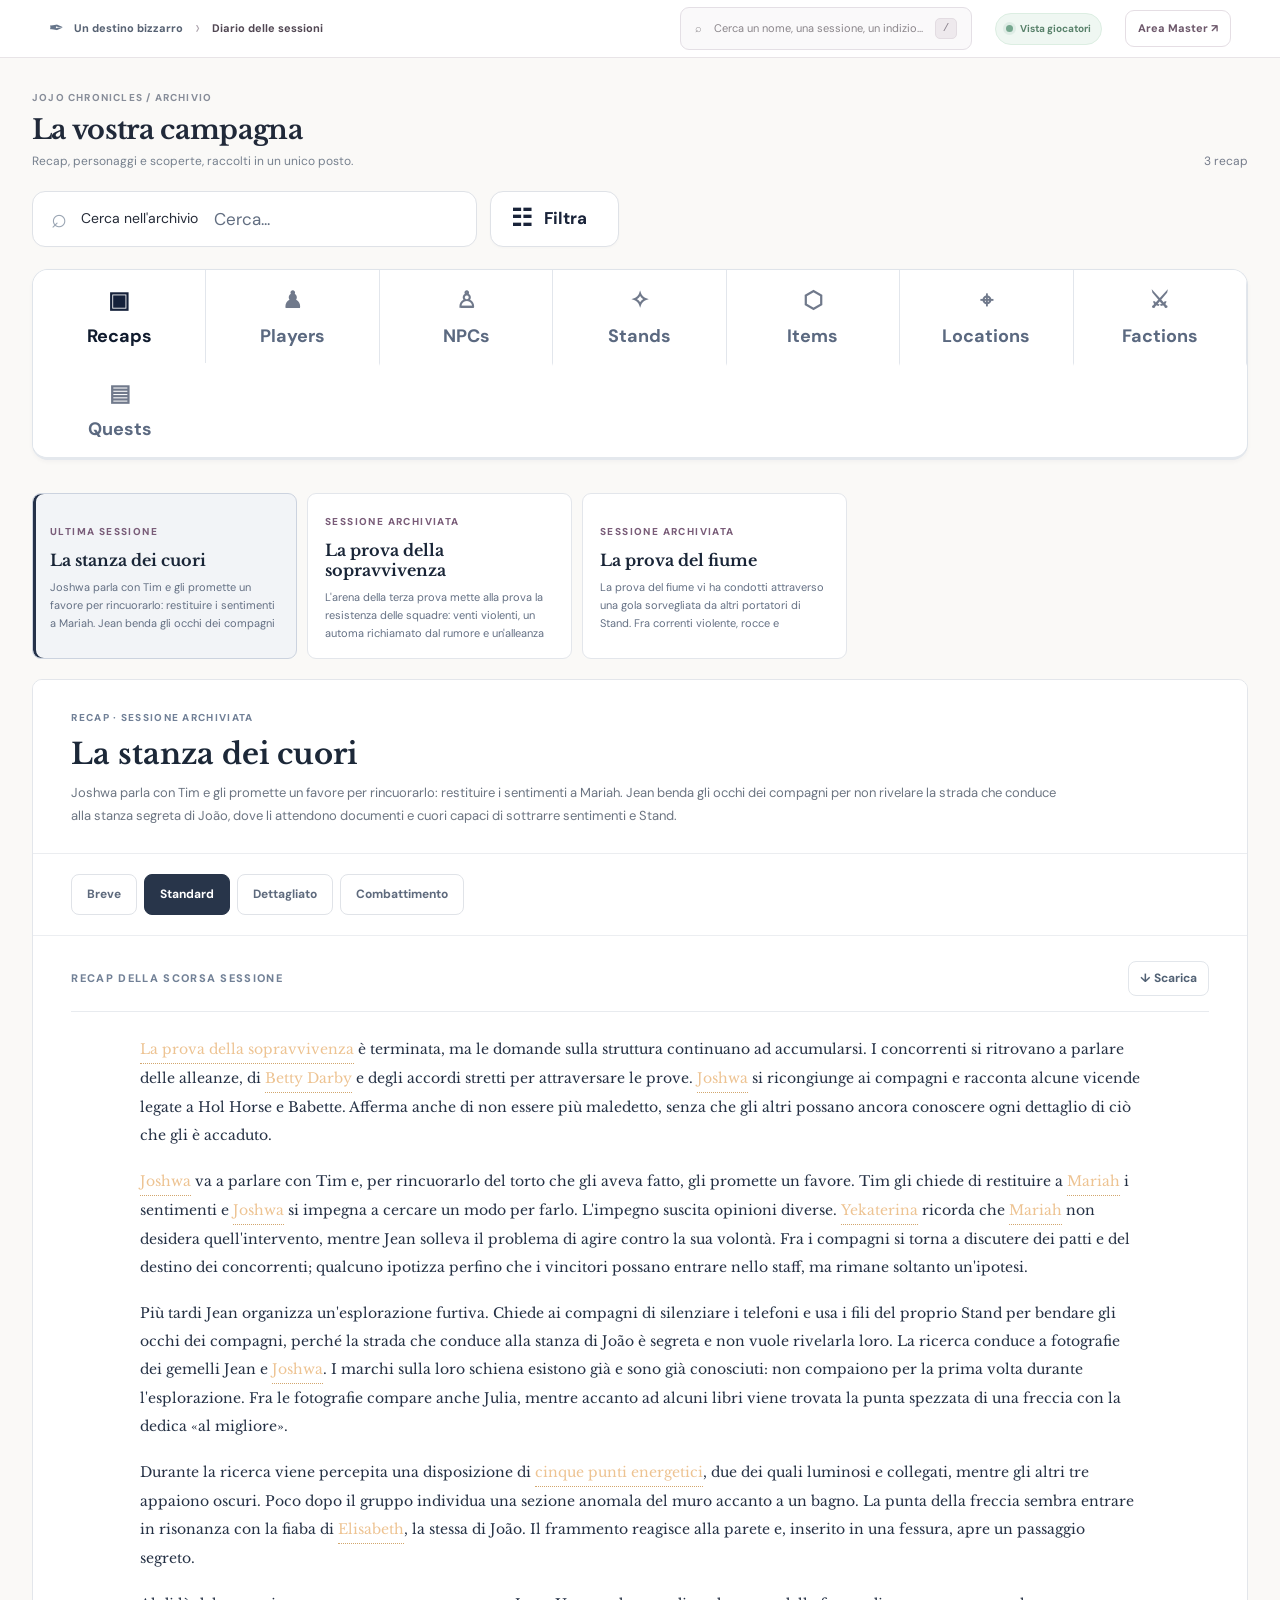
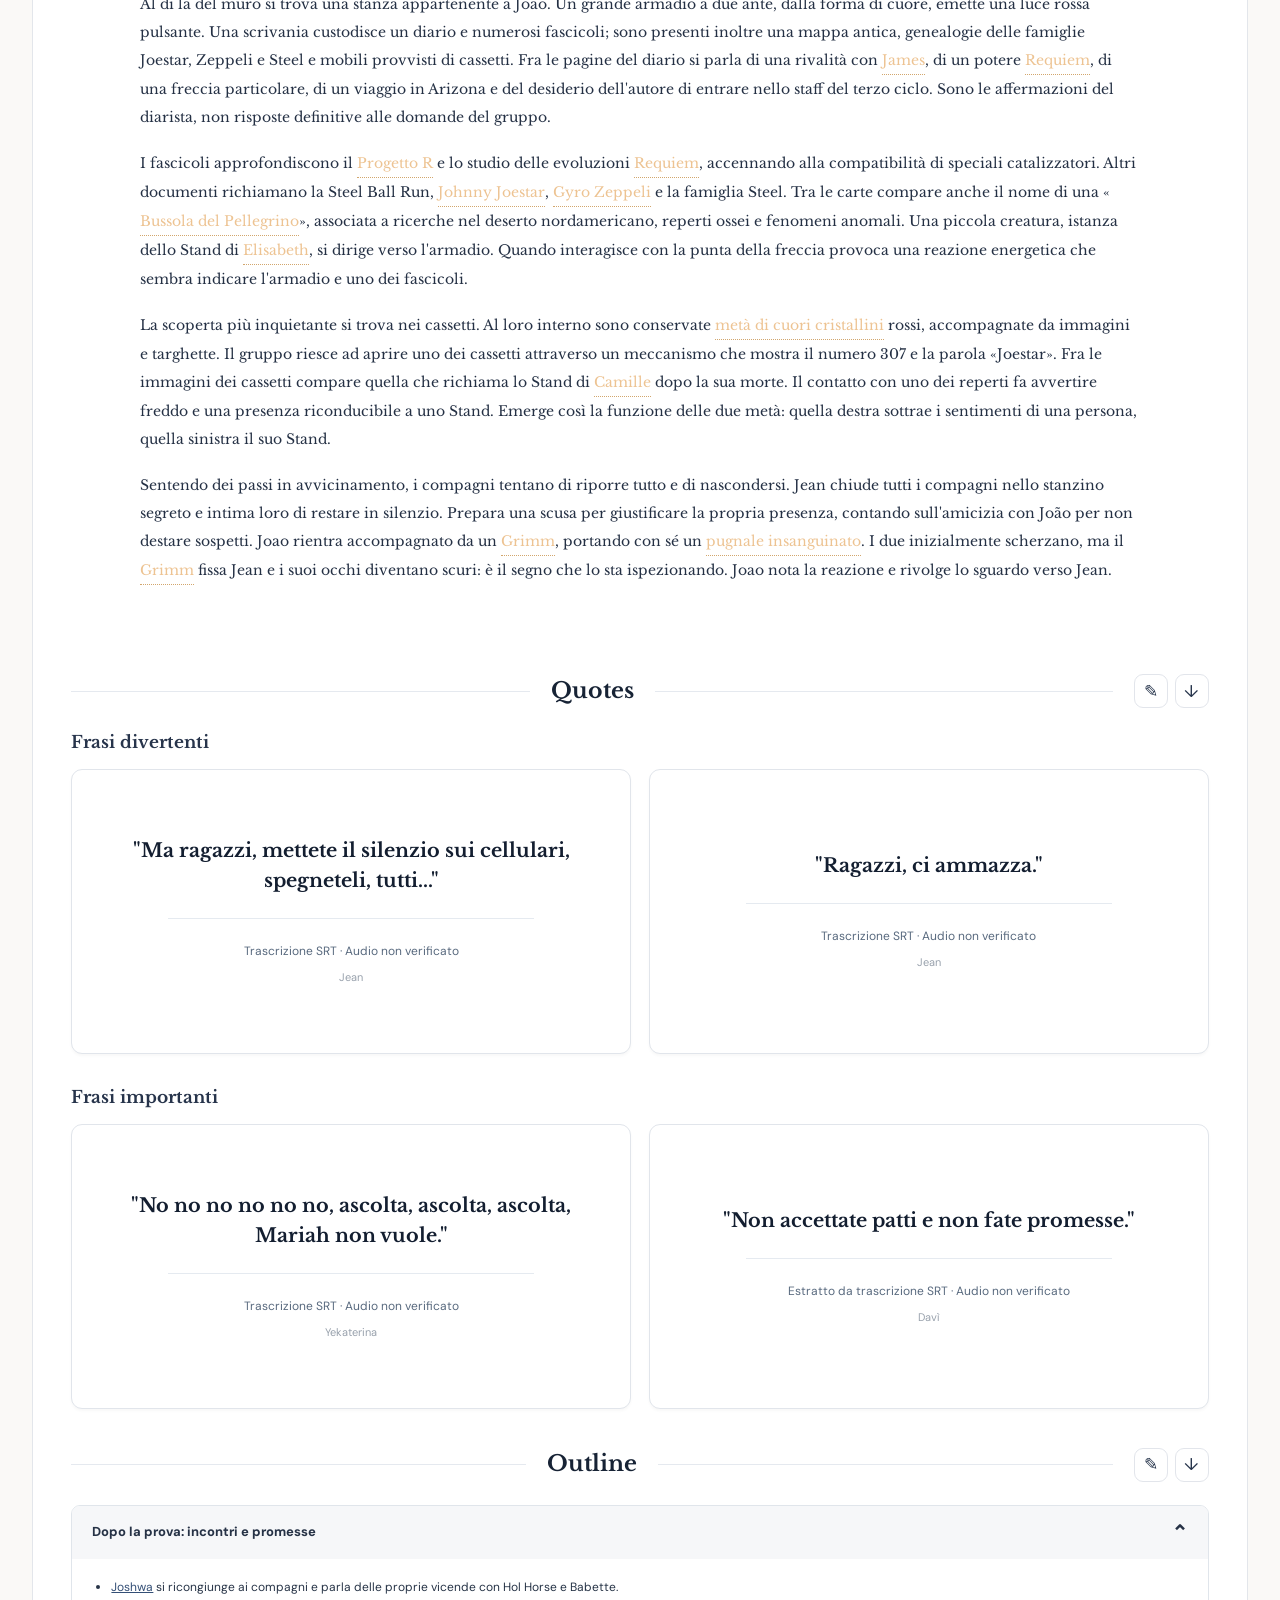
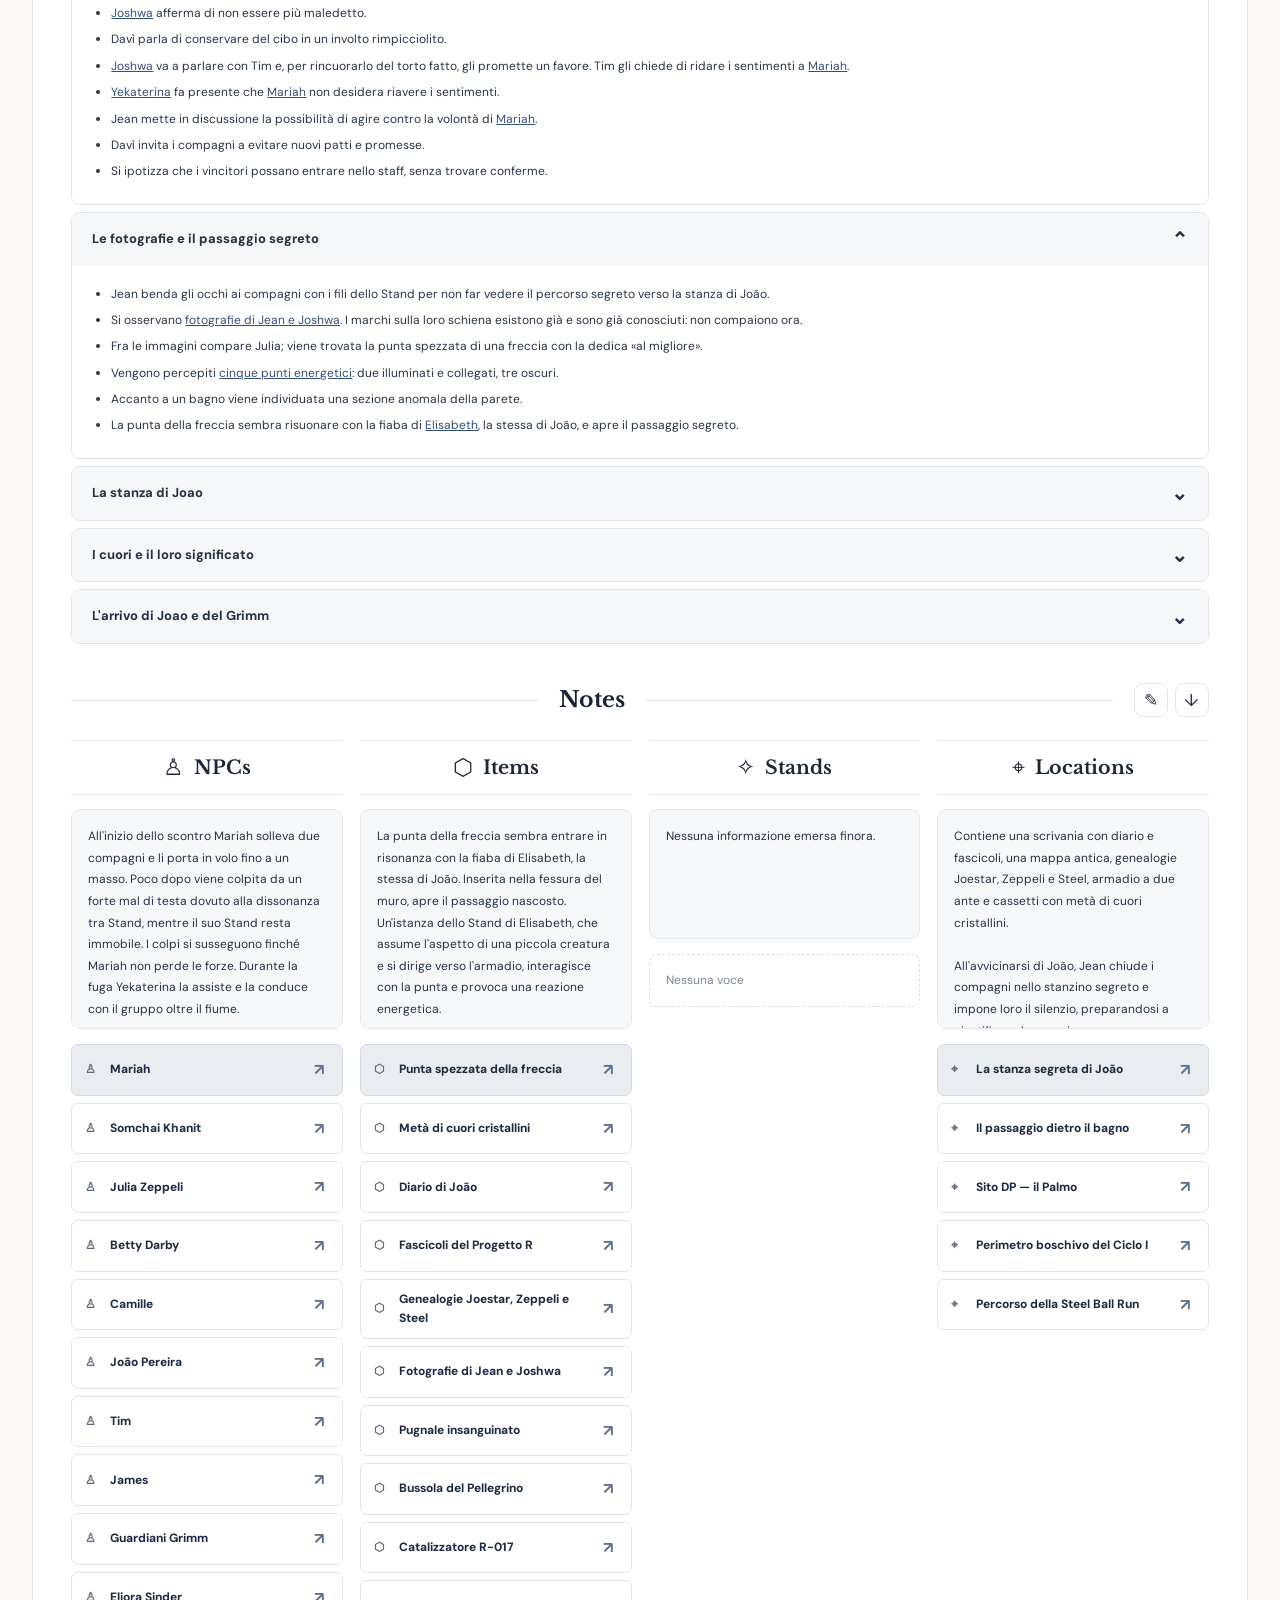
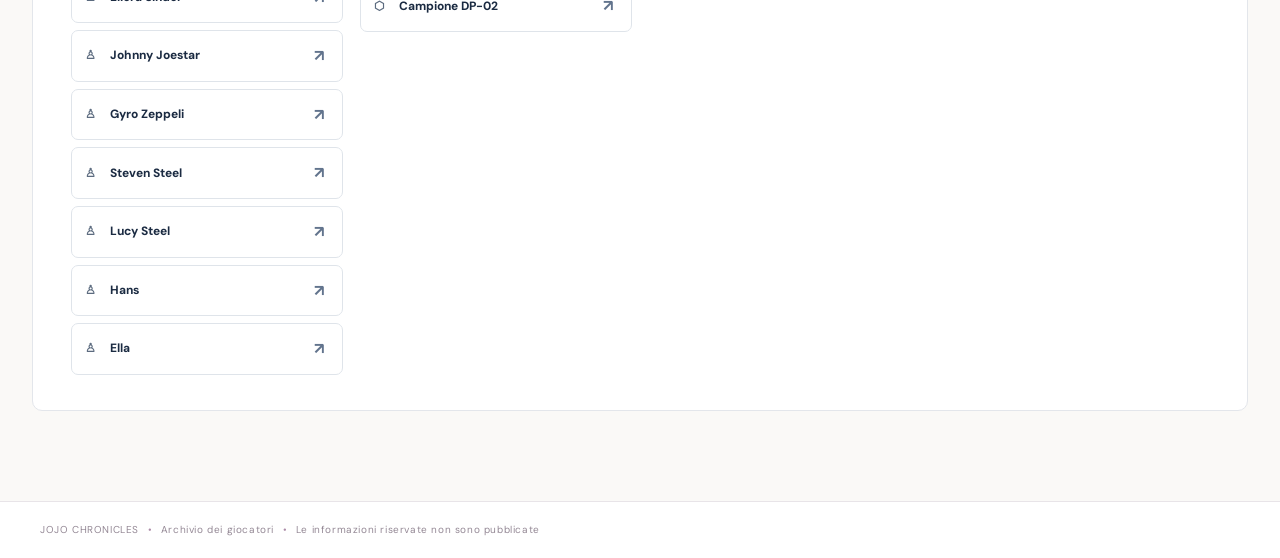
<file: docs/index.html>
<!doctype html>
<html lang="it"><head><meta charset="utf-8"/><meta name="viewport" content="width=device-width,initial-scale=1"/>
<meta name="theme-color" content="#101118"/><meta name="description" content="Archivio della campagna JoJo: resoconti, personaggi, Stand, cronologia, misteri e ricerca tra gli eventi."/>
<title>JoJo Chronicles — Memoria di campagna</title><link rel="stylesheet" href="assets/style-v2.css?v=7"/>
<link rel="stylesheet" href="assets/scrybe-setup.css?v=1"/>
<link rel="stylesheet" href="assets/editorial-theme.css?v=1"/>
<link rel="stylesheet" href="assets/screenshot-library.css?v=4"/>
<link rel="stylesheet" href="assets/stands.css?v=1"/>
<link rel="stylesheet" href="assets/craig-speakers.css?v=1"/>
<link rel="stylesheet" href="assets/ranking.css?v=1"/>
<link rel="stylesheet" href="assets/documents.css?v=2"/>
<script defer src="assets/stand-visibility.js?v=3"></script>
<script defer src="assets/ranking.js?v=1"></script>
<script defer src="assets/app-v2.js?v=33"></script></head>
<body>
<div class="shell">
 <aside class="sidebar" id="sidebar" aria-label="Navigazione principale">
  <div class="identity"><div class="sigil" aria-hidden="true">✒</div><div class="identity-words"><b>JoJo <em>Chronicles</em></b><small>Il diario della vostra avventura</small></div></div>
  <div class="campaign-chip"><span class="live-dot"></span><span>Campagna attiva <strong>Un destino bizzarro</strong><small>JoJo's Bizarre Tabletop Game</small></span></div>
  <div class="nav-label">NAVIGAZIONE</div>
  <nav class="nav">
   <button class="nav-link active" data-nav="home"><span class="nav-icon">⌂</span>Panoramica</button>
   <button class="nav-link" data-nav="sessioni"><span class="nav-icon">☷</span>Riepiloghi <span class="nav-count" id="nav-session-count">—</span></button>
   <button class="nav-link" data-nav="classifica"><span class="nav-icon">▤</span>Classifica</button>
   <button class="nav-link" data-nav="pg"><span class="nav-icon">♟</span>PG <span class="nav-count" id="nav-pg-count">—</span></button>
   <button class="nav-link" data-nav="npc"><span class="nav-icon">♙</span>NPC <span class="nav-count" id="nav-npc-count">—</span></button>
   <button class="nav-link" data-nav="compendio"><span class="nav-icon">▦</span>Wiki della campagna <span class="nav-count" id="nav-entry-count">—</span></button>
   <button class="nav-link" data-nav="stand"><span class="nav-icon">✧</span>Stand incontrati <span class="nav-count" id="nav-stand-count">—</span></button>
   <button class="nav-link" data-nav="oggetti"><span class="nav-icon">⌑</span>Oggetti</button>
   <button class="nav-link" data-nav="documenti"><span class="nav-icon">▣</span>Documenti</button>
   <button class="nav-link" data-nav="prove"><span class="nav-icon">⚑</span>Prove</button>
   <button class="nav-link" data-nav="cronologia"><span class="nav-icon">◇</span>Cronologia</button>
   <button class="nav-link" data-nav="misteri"><span class="nav-icon">❖</span>Misteri</button>
   <button class="nav-link" data-nav="ricerca"><span class="nav-icon">⌕</span>Cerca nell'archivio <span class="nav-key">/</span></button>
  </nav>
  <div class="nav-label second-label">IL GRUPPO</div><div class="sidebar-party" id="sidebar-party"></div>
  <div class="sidebar-bottom"><div class="shield">✦</div><div><b>Archivio condiviso</b><small>Ciò che avete scoperto lungo il cammino.</small></div></div>
 </aside>
 <div class="mobile-shade" id="mobile-shade"></div>
 <div class="workspace">
  <header class="topbar">
   <button class="icon-btn mobile-menu" id="menu-toggle" aria-label="Apri menu">☰</button>
   <div class="breadcrumbs"><a class="library-home-link" href="#/home" title="Torna alla panoramica"><span class="small-quill">✒</span> Un destino bizzarro</a><span class="crumb-slash">›</span><b id="breadcrumb">Panoramica</b></div>
   <div class="top-actions"><button class="top-search" id="search-jump">⌕ <span>Cerca un nome, una sessione, un indizio...</span><kbd>/</kbd></button><span class="player-mode"><span class="live-dot"></span><span>Vista giocatori</span></span><a class="master-top-link" href="master.html">Area Master ↗</a></div>
  </header>
  <main class="main" id="main" tabindex="-1">
   <section class="view" id="view-home">
    <div class="eyebrow">LA VOSTRA CAMPAGNA <span class="eyebrow-rule"></span> CRONACHE</div>
    <div class="home-hero"><div class="hero-copy"><p class="section-meta"><span class="hero-status-dot"></span> CAMPAGNA IN CORSO</p><h1 id="campaign-title">Un destino <em>bizzarro.</em></h1><p class="hero-sub" id="campaign-subtitle">Le storie, i luoghi e i personaggi che avete incontrato. Nessun segreto del Master.</p><div class="hero-actions"><button class="primary-btn" id="hero-session">Leggi l'ultima sessione <span>↗</span></button><button class="secondary-btn" data-go="compendio">Esplora il compendio →</button><button class="secondary-btn" data-go="documenti">Leggi i documenti ritrovati ↗</button></div></div><div class="hero-mark"><div class="hero-symbol">✒</div><span>CRONACHE DI JOJO</span></div></div>
    <div class="sq-campaign-nav" aria-label="Sezioni campagna"><button data-go="sessioni"><span class="sq-quick-icon">▤</span><strong>Riepiloghi</strong><small>Le sessioni</small></button><button data-go="classifica"><span class="sq-quick-icon">♛</span><strong>Classifica</strong><small>Il torneo</small></button><button data-go="pg"><span class="sq-quick-icon">♟</span><strong>Personaggi</strong><small>I protagonisti</small></button><button data-go="npc"><span class="sq-quick-icon">♜</span><strong>NPC</strong><small>Incontri e rapporti</small></button><button data-go="stand"><span class="sq-quick-icon">✧</span><strong>Stand</strong><small>Quelli incontrati</small></button><button data-go="oggetti"><span class="sq-quick-icon">♢</span><strong>Oggetti</strong><small>Scoperte e bottino</small></button><button data-go="prove"><span class="sq-quick-icon">⚑</span><strong>Prove</strong><small>Sfide e obiettivi</small></button><button data-go="compendio"><span class="sq-quick-icon">✧</span><strong>Wiki</strong><small>Tutte le voci</small></button><button data-go="documenti"><span class="sq-quick-icon">▣</span><strong>Documenti</strong><small>Archivio João</small></button></div>
    <div class="stats"><div class="stat"><span>SESSIONI NEL DIARIO</span><strong id="count-sessions">0</strong><small>Resoconti archiviati</small></div><div class="stat"><span>VOCI DEL COMPENDIO</span><strong id="count-entries">0</strong><small>Informazioni conosciute</small></div><div class="stat"><span>STAND CONOSCIUTI</span><strong id="count-stand">0</strong><small>Abilità osservate</small></div><div class="stat"><span>MOMENTI DELLA STORIA</span><strong id="count-events">0</strong><small>Passaggi nella cronologia</small></div></div>
    <div class="home-columns"><div class="home-primary"><div class="section-line"><div><span class="overline">ULTIMA SESSIONE</span><h2>Riprendi la storia</h2></div><button class="text-button" data-go="sessioni">Tutte le sessioni ↗</button></div><div id="featured-session"></div><div class="section-line space-top"><div><span class="overline">APPENA SCOPERTI</span><h2>Dal compendio</h2></div><button class="text-button" data-go="compendio">Esplora ↗</button></div><div class="featured-entities" id="home-entities"></div></div>
    <div class="home-secondary"><div class="insight"><span class="overline">MEMORIA DI CAMPAGNA</span><h3>Ricordi una scena,<br/>ma non dove?</h3><p>Cerca nelle sessioni, nelle schede e negli eventi archiviati. Ogni risultato rimanda al punto da cui proviene.</p><button class="secondary-btn block" data-go="ricerca">Cerca nella storia ↗</button></div><div class="next-events"><span class="overline">PASSAGGI RECENTI</span><div id="home-moments"></div><button class="text-button" data-go="cronologia">Cronologia completa →</button></div></div></div>
   </section>
   <section class="view hidden" id="view-sessioni">
    <div class="scrybe-library">
      <div class="library-headline"><div><span class="library-eyebrow">JOJO CHRONICLES / ARCHIVIO</span><h1>La vostra campagna</h1><p>Recap, personaggi e scoperte, raccolti in un unico posto.</p></div><span class="library-chapter-count" id="library-count-label"></span></div>
      <div class="library-toolbar">
        <label class="library-search"><span class="search-mark" aria-hidden="true">⌕</span><span class="sr-only">Cerca nell'archivio</span><input type="search" id="library-search-input" placeholder="Cerca..." autocomplete="off"/></label>
        <div class="library-filter-wrap"><button type="button" id="library-filter-toggle" class="library-filter-button" aria-expanded="false"><span aria-hidden="true">☷</span> Filtra <span id="library-filter-indicator"></span></button>
          <div class="library-filter-popup hidden" id="library-filter-popup"><label><input type="checkbox" id="library-filter-session"/> Solo elementi della sessione selezionata</label><button type="button" id="library-filter-clear">Azzera filtro</button></div>
        </div>
      </div>
      <nav class="library-category-tabs" aria-label="Categorie dell'archivio">
        <button class="library-cat active" data-library="recaps" aria-selected="true"><span class="library-tab-icon" aria-hidden="true">▣</span><span>Recaps</span></button>
        <button class="library-cat" data-library="players" aria-selected="false"><span class="library-tab-icon" aria-hidden="true">♟</span><span>Players</span></button>
        <button class="library-cat" data-library="npcs" aria-selected="false"><span class="library-tab-icon" aria-hidden="true">♙</span><span>NPCs</span></button>
        <button class="library-cat" data-library="stands" aria-selected="false"><span class="library-tab-icon" aria-hidden="true">✧</span><span>Stands</span></button>
        <button class="library-cat" data-library="items" aria-selected="false"><span class="library-tab-icon" aria-hidden="true">⬡</span><span>Items</span></button>
        <button class="library-cat" data-library="locations" aria-selected="false"><span class="library-tab-icon" aria-hidden="true">⌖</span><span>Locations</span></button>
        <button class="library-cat" data-library="factions" aria-selected="false"><span class="library-tab-icon" aria-hidden="true">⚔</span><span>Factions</span></button>
        <button class="library-cat" data-library="quests" aria-selected="false"><span class="library-tab-icon" aria-hidden="true">▤</span><span>Quests</span></button>
      </nav>
      <div id="library-recap-pane">
        <div class="library-recaps-layout"><div id="session-list" class="journal-list"></div><article id="session-reader" class="reader"><div class="empty-state">Seleziona una sessione.</div></article></div>
      </div>
      <div id="library-entity-pane" class="hidden"><div id="library-entity-list" class="library-entry-list"></div></div>
    </div>
   </section>
   <section class="view hidden" id="view-pg"><div class="page-heading"><span class="overline">I PROTAGONISTI DELLA STORIA</span><h1>Personaggi giocanti</h1><p>Un diario personale per ciascun PG: ciò che gli accade, ferite e cambiamenti documentati, oggetti ottenuti, usati o perduti e incontri sessione dopo sessione.</p></div><div class="character-view-toolbar"><span id="pg-count-label">—</span><button class="secondary-btn" data-go="sessioni">Leggi il diario della campagna →</button></div><div id="pg-grid" class="character-grid"></div></section>
   <section class="view hidden" id="view-npc"><div class="page-heading"><span class="overline">ALLEATI • AVVERSARI • SCONOSCIUTI</span><h1>Personaggi non giocanti</h1><p>Chi sono gli NPC incontrati, come si sono comportati, quali poteri hanno mostrato e che cosa è cambiato nei loro rapporti con il gruppo in ogni sessione.</p></div><div class="character-view-toolbar"><span id="npc-count-label">—</span><button class="secondary-btn" data-go="compendio">Compendio completo →</button></div><div id="npc-grid" class="character-grid"></div></section>
   <section class="view hidden" id="view-compendio"><div class="page-heading"><span class="overline">PERSONE • POTERI • LUOGHI</span><h1>Compendio</h1><p>Chi avete incontrato e cosa avete scoperto. Ogni scheda mostra i legami con gli altri elementi della storia.</p></div><div class="filterbar" id="filters"></div><div class="compendium-toolbar"><span id="entry-count-label">—</span><div class="compendium-controls"><div class="view-mode" aria-label="Visualizzazione schede"><button type="button" id="view-grid" class="view-mode-btn active" aria-label="Vista griglia" title="Vista griglia">▦</button><button type="button" id="view-list" class="view-mode-btn" aria-label="Vista elenco" title="Vista elenco">☷</button></div><label><span class="sr-only">Filtra le schede</span><input class="field compact" id="entry-search" placeholder="Filtra le schede…" autocomplete="off"/></label></div></div><div id="entry-grid" class="compendium-grid"></div></section>
   <section class="view hidden" id="view-stand"><div class="page-heading"><span class="overline">WIKI DELLA CAMPAGNA / STAND</span><h1>Stand incontrati</h1><p>Le manifestazioni osservate lungo l’avventura. Ogni potere riportato qui è soltanto quello che è stato rivelato durante una sessione.</p></div><div class="stand-intro"><strong>Il vostro dossier degli Stand.</strong> Le schede compaiono soltanto dopo un incontro documentato in un recap pubblicato e approvato dal Master. Identità, capacità non osservate e statistiche rimangono nascoste.</div><div class="stand-toolbar"><span id="stand-count-label" class="stand-counter">—</span><label><span class="sr-only">Cerca uno Stand incontrato</span><input class="field compact" type="search" id="stand-search" placeholder="Cerca uno Stand o un potere osservato…" autocomplete="off"/></label></div><div id="stand-grid" class="stand-grid"></div></section>
   <section class="view hidden" id="view-oggetti"><div class="page-heading"><span class="overline">WIKI DELLA CAMPAGNA / OGGETTI</span><h1>Oggetti e ritrovamenti</h1><p>Gli oggetti che hanno avuto un ruolo nelle vostre avventure, distinti da quelli conservati nell’inventario.</p></div><div id="items-index" class="character-grid"></div></section>
   <section class="view hidden documents-view" id="view-documenti">
    <div class="page-heading"><span class="overline">WIKI DELLA CAMPAGNA / DOCUMENTI RITROVATI</span><h1>Archivio di João Pereira</h1><p>Le carte recuperate durante <strong>La stanza dei cuori</strong>. Ogni documento è collegato alle scoperte catalogate nella Wiki, così puoi seguire i nomi, i luoghi e i misteri senza uscire dal sito.</p></div>
    <div class="documents-hero">
      <div class="documents-hero-copy"><span class="documents-kicker">DOSSIER PUBBLICO • DOCUMENTO ORIGINALE</span><h2>Nove reperti. Un’unica storia.</h2><p>Consulta le dodici pagine o apri i singoli documenti. I rapporti e le annotazioni sono fonti interne alla campagna: distingui le osservazioni dalle ipotesi degli autori.</p>
      <div class="documents-actions"><a class="primary-btn documents-pdf-button" href="assets/archivio-joao-pereira.pdf" target="_blank" rel="noopener">Apri il PDF integrale ↗</a><button class="secondary-btn" type="button" data-entry-open="archivio-joao-documenti">Apri la scheda nella Wiki →</button></div></div>
      <div class="documents-hero-facts"><div><strong>09</strong><span>documenti</span></div><div><strong>12</strong><span>pagine</span></div><div><strong id="documents-linked-count">—</strong><span>schede collegate</span></div></div>
    </div>
    <div class="documents-section-heading"><div><span class="overline">FONTI ORIGINALI</span><h2>Indice dei documenti</h2><p>Apri il PDF di ciascun reperto oppure consulta le relative schede enciclopediche.</p></div></div>
    <div class="documents-grid" id="documents-grid"></div>
    <div class="documents-related-header"><span class="overline">SCOPERTE NELL’ENCICLOPEDIA</span><h2>Da leggere nella Wiki</h2><p>Le principali informazioni emerse dall’archivio, organizzate come schede della campagna.</p></div>
    <div class="documents-discovery-grid" id="documents-discoveries"></div>
    <details class="documents-preview"><summary>Sfoglia il fascicolo completo qui nel sito <span>⌄</span></summary>
      <div class="documents-preview-body"><iframe title="Archivio di João Pereira: PDF completo" loading="lazy" src="assets/archivio-joao-pereira.pdf#view=FitH"></iframe>
      <p>Se il PDF non viene visualizzato nel browser, puoi <a href="assets/archivio-joao-pereira.pdf" target="_blank" rel="noopener">aprirlo in una scheda separata</a>.</p></div>
    </details>
   </section>
   <section class="view hidden" id="view-prove"><div class="page-heading"><span class="overline">WIKI DELLA CAMPAGNA / OBIETTIVI</span><h1>Prove e obiettivi</h1><p>Le sfide che avete affrontato, gli esiti conosciuti e le prove ancora da superare.</p></div><div id="trials-index" class="compendium-grid"></div></section>
   <section class="view hidden" id="view-cronologia"><div class="page-heading"><span class="overline">RICOSTRUISCI GLI AVVENIMENTI</span><h1>Cronologia</h1><p>Momenti significativi della campagna, nell'ordine in cui si sono svolti.</p></div><div id="timeline-list" class="history-list"></div></section>
   <section class="view hidden" id="view-misteri"><div class="page-heading"><span class="overline">DOMANDE ANCORA APERTE</span><h1>Indizi e fili narrativi</h1><p>Ciò che i personaggi hanno osservato senza aver ancora trovato tutte le risposte. Nessuna anticipazione della trama.</p></div><div id="mystery-list" class="mystery-grid"></div></section>
   <section class="view hidden" id="view-classifica"><div class="page-heading"><span class="overline">IL TORNEO / PUNTEGGI E PIAZZAMENTI</span><h1>Classifiche del torneo</h1><p>Risultati della terza prova, graduatoria generale, squadre ed evoluzione dei punti. I punteggi sono ricavati dall'archivio del torneo, senza assegnare storici non conosciuti.</p></div><div id="ranking-root" aria-live="polite"></div></section>
   <section class="view hidden" id="view-ricerca"><div class="page-heading"><span class="overline">CONSULTA LA MEMORIA</span><h1>Cerca nell'archivio</h1><p>Una ricerca sui contenuti pubblicati, con rimandi precisi a schede e sessioni. Non inventa risposte quando mancano informazioni.</p></div><form id="memory-form" class="memory-form"><span>⌕</span><input id="memory-query" placeholder="Es. Cosa sappiamo di Killian? Come hanno attraversato il fiume?" autocomplete="off" aria-label="Termini da cercare"/><button type="submit">Cerca ↗</button></form><div class="memory-hint">Ricerca testuale locale sulle informazioni approvate dal Master. Non è una chat AI.</div><div id="memory-results" aria-live="polite"></div></section>
  </main>
  <footer class="footer">JOJO CHRONICLES <span>•</span> Archivio dei giocatori <span>•</span> Le informazioni riservate non sono pubblicate</footer>
 </div>
</div>
<dialog id="detail" class="detail-dialog"><div class="detail-panel"><div class="detail-header"><div class="overline" id="detail-type"></div><button id="detail-close" class="icon-btn" aria-label="Chiudi la scheda">✕</button></div><h2 id="detail-title"></h2><p class="detail-subtitle" id="detail-subtitle"></p><div id="detail-content"></div></div></dialog>
</body></html>
</file>
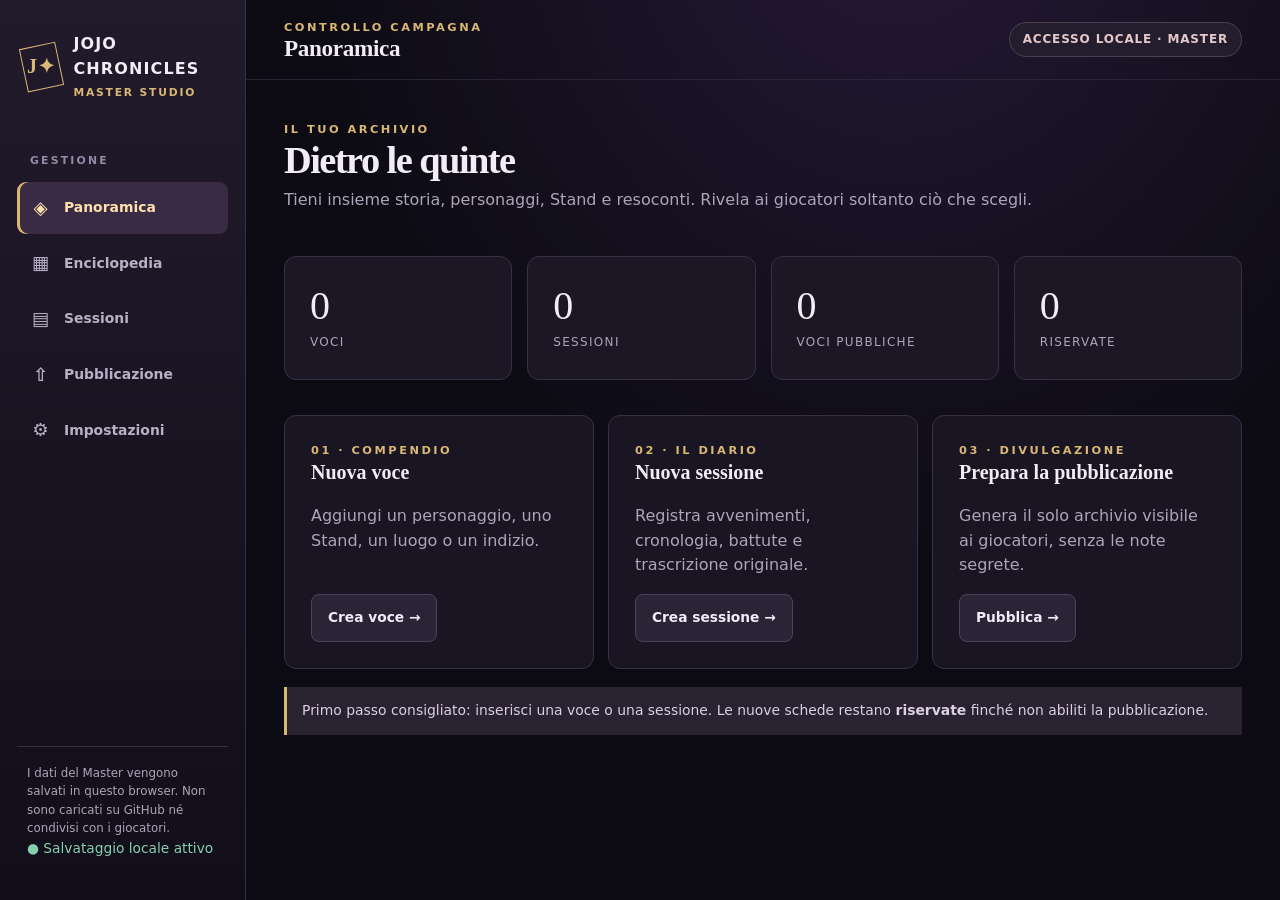
<file: studio/index.html>
<!doctype html><html lang="it"><head><meta charset="utf-8"><meta name="viewport" content="width=device-width,initial-scale=1"><meta name="theme-color" content="#110e19"><title>JOJO // Master Studio</title><link rel="stylesheet" href="../docs/assets/style.css"><link rel="stylesheet" href="studio.css"><script defer src="app.js"></script><script defer src="audio.js"></script><script defer src="recap.js"></script></head><body>
<div class="studio"><aside class="sidebar"><div class="studio-brand"><span class="brand-logo"><span>J✦</span></span><div>JOJO CHRONICLES<small>MASTER STUDIO</small></div></div><span class="nav-label">Gestione</span><nav class="nav-wrap" aria-label="Pagine Master"><button class="navbutton active" data-view="dashboard"><span class="glyph">◈</span> Panoramica</button><button class="navbutton" data-view="library"><span class="glyph">▦</span> Enciclopedia</button><button class="navbutton" data-view="sessions"><span class="glyph">▤</span> Sessioni</button><button class="navbutton" data-view="publish"><span class="glyph">⇧</span> Pubblicazione</button><button class="navbutton" data-view="settings"><span class="glyph">⚙</span> Impostazioni</button></nav><div class="sidebar-note">I dati del Master vengono salvati in questo browser. Non sono caricati su GitHub né condivisi con i giocatori.<p id="storage-status" class="small">Verifica salvataggio…</p></div></aside>
<main class="studio-main"><header class="studio-top"><div><div class="eyebrow">CONTROLLO CAMPAGNA</div><h1 id="top-title">Panoramica</h1></div><span class="status-pill">Accesso locale · Master</span></header><div class="studio-content">
<section class="view active" id="view-dashboard"><div class="section-title"><div><div class="eyebrow">Il tuo archivio</div><h2>Dietro le quinte</h2><p>Tieni insieme storia, personaggi, Stand e resoconti. Rivela ai giocatori soltanto ciò che scegli.</p></div></div><div class="stat-grid"><div class="stat"><strong id="stat-entries">0</strong><span>Voci</span></div><div class="stat"><strong id="stat-sessions">0</strong><span>Sessioni</span></div><div class="stat"><strong id="stat-public">0</strong><span>Voci pubbliche</span></div><div class="stat"><strong id="stat-hidden">0</strong><span>Riservate</span></div></div><div class="quick"><div class="panel"><div class="eyebrow">01 · Compendio</div><h3>Nuova voce</h3><p>Aggiungi un personaggio, uno Stand, un luogo o un indizio.</p><button class="btn subtle" id="quick-entry">Crea voce →</button></div><div class="panel"><div class="eyebrow">02 · Il diario</div><h3>Nuova sessione</h3><p>Registra avvenimenti, cronologia, battute e trascrizione originale.</p><button class="btn subtle" id="quick-session">Crea sessione →</button></div><div class="panel"><div class="eyebrow">03 · Divulgazione</div><h3>Prepara la pubblicazione</h3><p>Genera il solo archivio visibile ai giocatori, senza le note segrete.</p><button class="btn subtle" id="quick-publish">Pubblica →</button></div></div><div class="notice">Primo passo consigliato: inserisci una voce o una sessione. Le nuove schede restano <strong>riservate</strong> finché non abiliti la pubblicazione.</div></section>
<section class="view" id="view-library"><div class="section-title"><div><div class="eyebrow">01 · Biblioteca</div><h2>Enciclopedia Master</h2><p>Collega personaggi, Stand, luoghi, oggetti, fazioni e indizi.</p></div><button class="btn" id="new-entry">+ Nuova voce</button></div><div class="tools"><input class="search" id="entry-search" placeholder="Cerca nell'archivio…" aria-label="Cerca nell'archivio"><select class="field" id="entry-filter" style="width:auto;margin:0" aria-label="Filtra categoria"><option value="all">Tutte le categorie</option><option value="character">Personaggi</option><option value="stand">Stand</option><option value="location">Luoghi</option><option value="faction">Fazioni</option><option value="artifact">Oggetti</option><option value="clue">Indizi</option><option value="other">Altro</option></select></div><div class="record-grid" id="entry-list"></div></section>
<section class="view" id="view-sessions"><div class="section-title"><div><div class="eyebrow">02 · Diario</div><h2>Le sessioni</h2><p>Un racconto sobrio e cronologico: fatti, scoperte, decisioni e poche citazioni autentiche.</p></div><button class="btn" id="new-session">+ Nuova sessione</button></div><div class="record-grid" id="session-list"></div></section>
<section class="view" id="view-publish"><div class="section-title"><div><div class="eyebrow">03 · Condivisione</div><h2>Controllo degli spoiler</h2><p>Il sito dei giocatori utilizza esclusivamente un file generato e filtrato.</p></div></div><div class="stat-grid"><div class="stat"><strong id="publish-entries">0</strong><span>Voci visibili</span></div><div class="stat"><strong id="publish-sessions">0</strong><span>Sessioni visibili</span></div><div class="stat"><strong id="publish-private">0</strong><span>Schede escluse</span></div><div class="stat"><strong id="publish-private-sessions">0</strong><span>Sessioni escluse</span></div></div><div class="notice">La pubblicazione <strong>non include mai</strong> trascrizioni originali, appunti segreti del Master, note private o schede non approvate. Controlla comunque i testi che hai marcato come pubblici: potrebbero contenere spoiler scritti direttamente da te.</div><div class="publish-grid"><div class="panel"><div class="eyebrow">Sito giocatori</div><h3>Esporta archivio pubblico</h3><p>Scarica <code>public.json</code> e sostituisci il file <code>docs/data/public.json</code> del progetto GitHub.</p><button class="btn" id="download-public">↓ Scarica public.json</button><div class="upload-help" id="public-size" style="margin-top:11px"></div></div><div class="panel"><div class="eyebrow">Archivio privato</div><h3>Backup completo</h3><p>Conserva una copia di tutto il progetto, inclusi i segreti e le trascrizioni. Non caricare questo file nel repository pubblico.</p><div class="action-row"><button class="btn subtle" id="download-backup">↓ Esporta backup</button><button class="btn ghost" id="import-backup">↑ Importa backup</button></div><input type="file" id="backup-file" accept=".json,application/json" class="file-input"><div class="upload-help" style="margin-top:12px">L'importazione sostituisce i dati del browser dopo conferma.</div></div></div></section>
<section class="view" id="view-settings"><div class="section-title"><div><div class="eyebrow">04 · Identità</div><h2>Impostazioni campagna</h2><p>Questi due campi vengono mostrati nella pagina pubblica.</p></div></div><form id="settings-form" class="panel"><div class="form-layout"><label class="fieldlabel span2">Titolo pubblico<input class="field" id="campaign-title" required maxlength="120"></label><label class="fieldlabel span2">Descrizione pubblica<textarea class="field" id="campaign-subtitle" maxlength="600"></textarea></label></div><div class="form-bottom"><span class="muted small">Le modifiche restano locali finché non esporti di nuovo il file pubblico.</span><button class="btn" type="submit">Salva impostazioni</button></div></form><div class="panel"><h3>Memoria e sicurezza</h3><p>L’archivio è salvato nel database locale del browser (IndexedDB). Funziona senza account e senza API esterne; non si sincronizza automaticamente tra computer o browser. Per evitare perdite, esporta periodicamente un backup privato.</p></div></section>
</div></main></div>
<dialog class="modal edit-modal" id="entry-dialog" aria-labelledby="entry-modal-title"><div class="modal-panel"><div class="modal-header"><div><span class="eyebrow">Scheda enciclopedica</span><h2 id="entry-modal-title">Nuova voce</h2></div><button class="close" type="button" data-close="entry-dialog" aria-label="Chiudi">✕</button></div><form id="entry-form"><input type="hidden" id="entry-id"><div class="form-layout"><label class="fieldlabel">Tipo<select class="field" id="entry-kind"><option value="character">Personaggio</option><option value="stand">Stand</option><option value="location">Luogo</option><option value="faction">Fazione</option><option value="artifact">Oggetto</option><option value="clue">Indizio</option><option value="other">Altro</option></select></label><label class="fieldlabel">Nome o titolo<input class="field" id="entry-title" required maxlength="140" placeholder="Come viene chiamato"></label><label class="fieldlabel span2">Sottotitolo / ruolo<input class="field" id="entry-subtitle" maxlength="180" placeholder="Es. alleato, nemico, utilizzatore di Stand…"></label><label class="fieldlabel span2">Sintesi pubblicabile<textarea class="field" id="entry-summary" maxlength="1000" placeholder="Breve introduzione ai fatti noti"></textarea></label><label class="fieldlabel span2">Descrizione della scheda<textarea class="field big" id="entry-body" placeholder="Dettagli, poteri conosciuti, storia…"></textarea></label><label class="fieldlabel">Etichette <small>(separate da virgole)</small><input class="field" id="entry-tags" placeholder="protagonista, fiaba, antagonista"></label><label class="fieldlabel">Collegamenti <small>(nomi o ID separati da virgole)</small><input class="field" id="entry-related" placeholder="Es. Cappuccetto Rosso, Il Lupo"></label><label class="fieldlabel span2">Note private del Master<textarea class="field" id="entry-notes" placeholder="Identità segrete, retroscena, rivelazioni future…"></textarea></label><label class="checkbox-label span2"><input type="checkbox" id="entry-public"><span>Pubblica questa scheda ai giocatori <span class="muted small">(comprende sintesi e descrizione, non le note private)</span></span></label></div><div class="form-bottom"><button class="btn danger" type="button" id="delete-entry" hidden>Elimina</button><div class="action-row"><button class="btn ghost" type="button" data-close="entry-dialog">Annulla</button><button class="btn" type="submit">Salva voce</button></div></div></form></div></dialog>
<dialog class="modal edit-modal" id="session-dialog" aria-labelledby="session-modal-title"><div class="modal-panel"><div class="modal-header"><div><span class="eyebrow">Cronaca di sessione</span><h2 id="session-modal-title">Nuova sessione</h2></div><button class="close" type="button" data-close="session-dialog" aria-label="Chiudi">✕</button></div><form id="session-form"><input type="hidden" id="session-id"><div class="form-layout"><label class="fieldlabel">Numero sessione<input class="field" id="session-number" type="number" min="1" max="99999" placeholder="1"></label><label class="fieldlabel">Data<input class="field" id="session-date" type="date"></label><label class="fieldlabel span2">Titolo<input class="field" id="session-title" required maxlength="140" placeholder="Il titolo del capitolo"></label><label class="fieldlabel span2">Resoconto narrativo<textarea class="field big" id="session-summary" placeholder="Breve racconto cronologico, eventi e scoperte verificati, nessuna invenzione…"></textarea></label><label class="fieldlabel span2">Cronologia <small>(una riga per evento: MM:SS | descrizione)</small><textarea class="field" id="session-events" placeholder="12:30 | I personaggi raggiungono…"></textarea></label><label class="fieldlabel span2">Citazioni autentiche <small>(una per riga: Parlante | MM:SS | testo)</small><textarea class="field" id="session-quotes" placeholder="Nome del personaggio | 34:02 | Testo esatto…"></textarea></label><label class="fieldlabel span2">Trascrizione di riferimento <small>(sempre privata, mai esportata ai giocatori)</small><textarea class="field transcript" id="session-transcript" placeholder="Incolla qui la trascrizione da Discord / Craig con orari e parlanti, se disponibili…"></textarea><div style="margin-top:9px" class="action-row"><button type="button" class="btn ghost" id="copy-prompt">Copia prompt per il resoconto</button><button type="button" class="btn ghost" id="import-transcript">Importa TXT / SRT / VTT</button><input type="file" accept=".txt,.srt,.vtt,text/plain,text/vtt" class="file-input" id="transcript-file"><span class="upload-help">Da incollare in ChatGPT; non genera automaticamente il testo nel browser.</span></div></label><label class="fieldlabel span2">Note segrete della sessione<textarea class="field" id="session-notes" placeholder="Verità nascoste, piste non scoperte, piani degli antagonisti…"></textarea></label><label class="checkbox-label span2"><input type="checkbox" id="session-public"><span>Pubblica resoconto, cronologia e citazioni <span class="muted small">(mai trascrizione e note private)</span></span></label></div><div class="form-bottom"><button class="btn danger" type="button" id="delete-session" hidden>Elimina</button><div class="action-row"><button class="btn ghost" type="button" data-close="session-dialog">Annulla</button><button class="btn" type="submit">Salva sessione</button></div></div></form></div></dialog>
<div class="toast" id="toast" role="status" hidden></div>
</body></html>
</file>
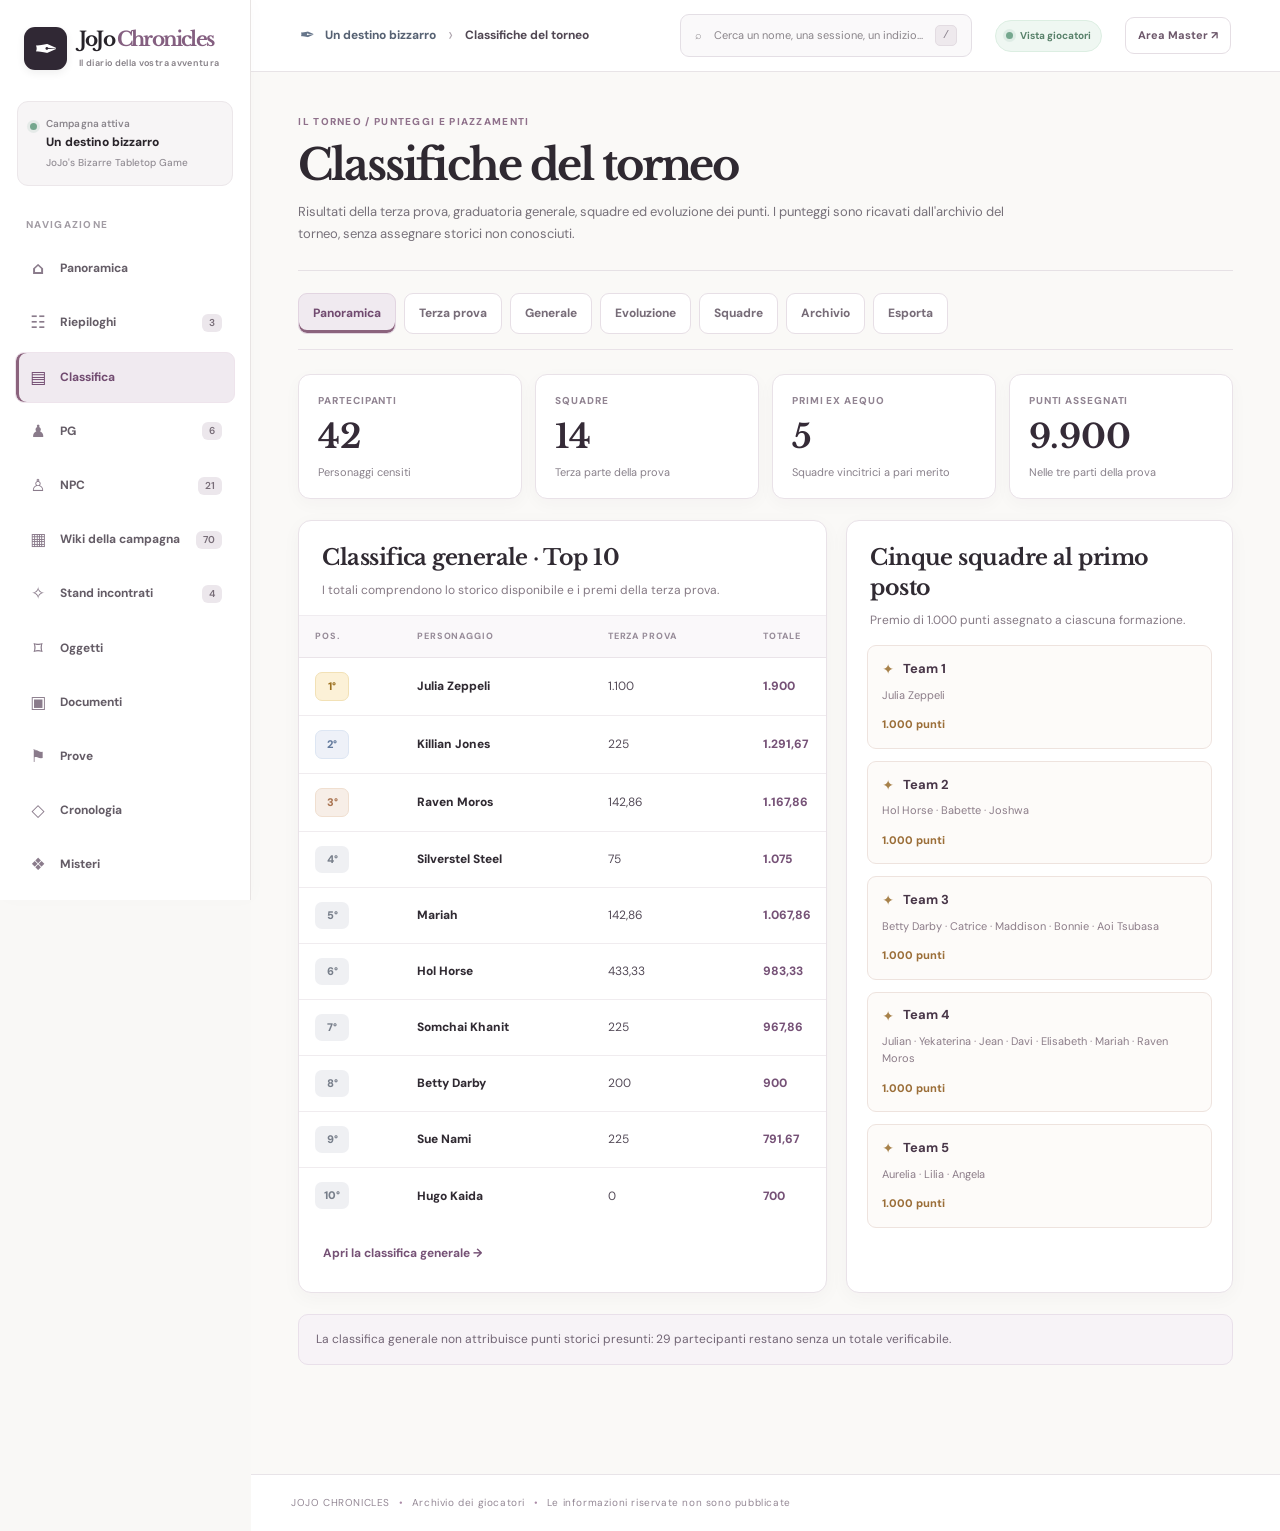
<file: docs/classifica/index.html>
<!doctype html>
<html lang="it"><head><meta charset="utf-8"><meta name="viewport" content="width=device-width,initial-scale=1">
<title>Classifica · JoJo Chronicles</title><meta http-equiv="refresh" content="0;url=../#/classifica">
<script>location.replace('../#/classifica');</script></head>
<body style="background:#101117;color:#f3f0ee;font:16px system-ui;padding:40px">
<p>La classifica fa ora parte di JoJo Chronicles.</p><p><a style="color:#d7b579" href="../#/classifica">Apri la classifica nel sito principale</a></p>
</body></html>
</file>
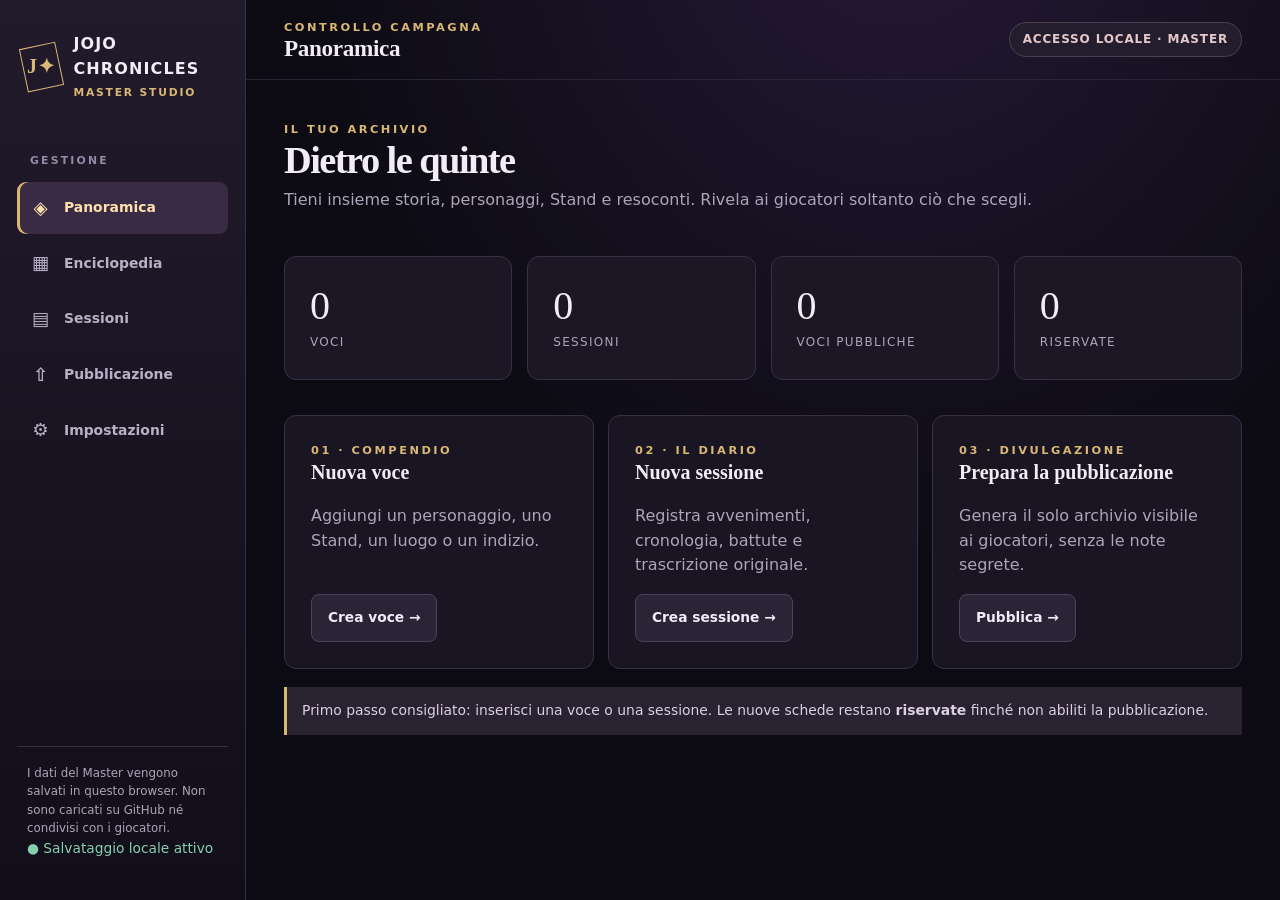
<file: index (1).html>
<!doctype html><html lang="it"><head><meta charset="utf-8"><meta name="viewport" content="width=device-width,initial-scale=1"><meta name="theme-color" content="#110e19"><title>JOJO // Master Studio</title><link rel="stylesheet" href="../docs/assets/style.css"><link rel="stylesheet" href="studio.css"><script defer src="app.js"></script></head><body>
<div class="studio"><aside class="sidebar"><div class="studio-brand"><span class="brand-logo"><span>J✦</span></span><div>JOJO CHRONICLES<small>MASTER STUDIO</small></div></div><span class="nav-label">Gestione</span><nav class="nav-wrap" aria-label="Pagine Master"><button class="navbutton active" data-view="dashboard"><span class="glyph">◈</span> Panoramica</button><button class="navbutton" data-view="library"><span class="glyph">▦</span> Enciclopedia</button><button class="navbutton" data-view="sessions"><span class="glyph">▤</span> Sessioni</button><button class="navbutton" data-view="publish"><span class="glyph">⇧</span> Pubblicazione</button><button class="navbutton" data-view="settings"><span class="glyph">⚙</span> Impostazioni</button></nav><div class="sidebar-note">I dati del Master vengono salvati in questo browser. Non sono caricati su GitHub né condivisi con i giocatori.<p id="storage-status" class="small">Verifica salvataggio…</p></div></aside>
<main class="studio-main"><header class="studio-top"><div><div class="eyebrow">CONTROLLO CAMPAGNA</div><h1 id="top-title">Panoramica</h1></div><span class="status-pill">Accesso locale · Master</span></header><div class="studio-content">
<section class="view active" id="view-dashboard"><div class="section-title"><div><div class="eyebrow">Il tuo archivio</div><h2>Dietro le quinte</h2><p>Tieni insieme storia, personaggi, Stand e resoconti. Rivela ai giocatori soltanto ciò che scegli.</p></div></div><div class="stat-grid"><div class="stat"><strong id="stat-entries">0</strong><span>Voci</span></div><div class="stat"><strong id="stat-sessions">0</strong><span>Sessioni</span></div><div class="stat"><strong id="stat-public">0</strong><span>Voci pubbliche</span></div><div class="stat"><strong id="stat-hidden">0</strong><span>Riservate</span></div></div><div class="quick"><div class="panel"><div class="eyebrow">01 · Compendio</div><h3>Nuova voce</h3><p>Aggiungi un personaggio, uno Stand, un luogo o un indizio.</p><button class="btn subtle" id="quick-entry">Crea voce →</button></div><div class="panel"><div class="eyebrow">02 · Il diario</div><h3>Nuova sessione</h3><p>Registra avvenimenti, cronologia, battute e trascrizione originale.</p><button class="btn subtle" id="quick-session">Crea sessione →</button></div><div class="panel"><div class="eyebrow">03 · Divulgazione</div><h3>Prepara la pubblicazione</h3><p>Genera il solo archivio visibile ai giocatori, senza le note segrete.</p><button class="btn subtle" id="quick-publish">Pubblica →</button></div></div><div class="notice">Primo passo consigliato: inserisci una voce o una sessione. Le nuove schede restano <strong>riservate</strong> finché non abiliti la pubblicazione.</div></section>
<section class="view" id="view-library"><div class="section-title"><div><div class="eyebrow">01 · Biblioteca</div><h2>Enciclopedia Master</h2><p>Collega personaggi, Stand, luoghi, oggetti, fazioni e indizi.</p></div><button class="btn" id="new-entry">+ Nuova voce</button></div><div class="tools"><input class="search" id="entry-search" placeholder="Cerca nell'archivio…" aria-label="Cerca nell'archivio"><select class="field" id="entry-filter" style="width:auto;margin:0" aria-label="Filtra categoria"><option value="all">Tutte le categorie</option><option value="character">Personaggi</option><option value="stand">Stand</option><option value="location">Luoghi</option><option value="faction">Fazioni</option><option value="artifact">Oggetti</option><option value="clue">Indizi</option><option value="other">Altro</option></select></div><div class="record-grid" id="entry-list"></div></section>
<section class="view" id="view-sessions"><div class="section-title"><div><div class="eyebrow">02 · Diario</div><h2>Le sessioni</h2><p>Un racconto sobrio e cronologico: fatti, scoperte, decisioni e poche citazioni autentiche.</p></div><button class="btn" id="new-session">+ Nuova sessione</button></div><div class="record-grid" id="session-list"></div></section>
<section class="view" id="view-publish"><div class="section-title"><div><div class="eyebrow">03 · Condivisione</div><h2>Controllo degli spoiler</h2><p>Il sito dei giocatori utilizza esclusivamente un file generato e filtrato.</p></div></div><div class="stat-grid"><div class="stat"><strong id="publish-entries">0</strong><span>Voci visibili</span></div><div class="stat"><strong id="publish-sessions">0</strong><span>Sessioni visibili</span></div><div class="stat"><strong id="publish-private">0</strong><span>Schede escluse</span></div><div class="stat"><strong id="publish-private-sessions">0</strong><span>Sessioni escluse</span></div></div><div class="notice">La pubblicazione <strong>non include mai</strong> trascrizioni originali, appunti segreti del Master, note private o schede non approvate. Controlla comunque i testi che hai marcato come pubblici: potrebbero contenere spoiler scritti direttamente da te.</div><div class="publish-grid"><div class="panel"><div class="eyebrow">Sito giocatori</div><h3>Esporta archivio pubblico</h3><p>Scarica <code>public.json</code> e sostituisci il file <code>docs/data/public.json</code> del progetto GitHub.</p><button class="btn" id="download-public">↓ Scarica public.json</button><div class="upload-help" id="public-size" style="margin-top:11px"></div></div><div class="panel"><div class="eyebrow">Archivio privato</div><h3>Backup completo</h3><p>Conserva una copia di tutto il progetto, inclusi i segreti e le trascrizioni. Non caricare questo file nel repository pubblico.</p><div class="action-row"><button class="btn subtle" id="download-backup">↓ Esporta backup</button><button class="btn ghost" id="import-backup">↑ Importa backup</button></div><input type="file" id="backup-file" accept=".json,application/json" class="file-input"><div class="upload-help" style="margin-top:12px">L'importazione sostituisce i dati del browser dopo conferma.</div></div></div></section>
<section class="view" id="view-settings"><div class="section-title"><div><div class="eyebrow">04 · Identità</div><h2>Impostazioni campagna</h2><p>Questi due campi vengono mostrati nella pagina pubblica.</p></div></div><form id="settings-form" class="panel"><div class="form-layout"><label class="fieldlabel span2">Titolo pubblico<input class="field" id="campaign-title" required maxlength="120"></label><label class="fieldlabel span2">Descrizione pubblica<textarea class="field" id="campaign-subtitle" maxlength="600"></textarea></label></div><div class="form-bottom"><span class="muted small">Le modifiche restano locali finché non esporti di nuovo il file pubblico.</span><button class="btn" type="submit">Salva impostazioni</button></div></form><div class="panel"><h3>Memoria e sicurezza</h3><p>L’archivio è salvato nel database locale del browser (IndexedDB). Funziona senza account e senza API esterne; non si sincronizza automaticamente tra computer o browser. Per evitare perdite, esporta periodicamente un backup privato.</p></div></section>
</div></main></div>
<dialog class="modal edit-modal" id="entry-dialog" aria-labelledby="entry-modal-title"><div class="modal-panel"><div class="modal-header"><div><span class="eyebrow">Scheda enciclopedica</span><h2 id="entry-modal-title">Nuova voce</h2></div><button class="close" type="button" data-close="entry-dialog" aria-label="Chiudi">✕</button></div><form id="entry-form"><input type="hidden" id="entry-id"><div class="form-layout"><label class="fieldlabel">Tipo<select class="field" id="entry-kind"><option value="character">Personaggio</option><option value="stand">Stand</option><option value="location">Luogo</option><option value="faction">Fazione</option><option value="artifact">Oggetto</option><option value="clue">Indizio</option><option value="other">Altro</option></select></label><label class="fieldlabel">Nome o titolo<input class="field" id="entry-title" required maxlength="140" placeholder="Come viene chiamato"></label><label class="fieldlabel span2">Sottotitolo / ruolo<input class="field" id="entry-subtitle" maxlength="180" placeholder="Es. alleato, nemico, utilizzatore di Stand…"></label><label class="fieldlabel span2">Sintesi pubblicabile<textarea class="field" id="entry-summary" maxlength="1000" placeholder="Breve introduzione ai fatti noti"></textarea></label><label class="fieldlabel span2">Descrizione della scheda<textarea class="field big" id="entry-body" placeholder="Dettagli, poteri conosciuti, storia…"></textarea></label><label class="fieldlabel">Etichette <small>(separate da virgole)</small><input class="field" id="entry-tags" placeholder="protagonista, fiaba, antagonista"></label><label class="fieldlabel">Collegamenti <small>(nomi o ID separati da virgole)</small><input class="field" id="entry-related" placeholder="Es. Cappuccetto Rosso, Il Lupo"></label><label class="fieldlabel span2">Note private del Master<textarea class="field" id="entry-notes" placeholder="Identità segrete, retroscena, rivelazioni future…"></textarea></label><label class="checkbox-label span2"><input type="checkbox" id="entry-public"><span>Pubblica questa scheda ai giocatori <span class="muted small">(comprende sintesi e descrizione, non le note private)</span></span></label></div><div class="form-bottom"><button class="btn danger" type="button" id="delete-entry" hidden>Elimina</button><div class="action-row"><button class="btn ghost" type="button" data-close="entry-dialog">Annulla</button><button class="btn" type="submit">Salva voce</button></div></div></form></div></dialog>
<dialog class="modal edit-modal" id="session-dialog" aria-labelledby="session-modal-title"><div class="modal-panel"><div class="modal-header"><div><span class="eyebrow">Cronaca di sessione</span><h2 id="session-modal-title">Nuova sessione</h2></div><button class="close" type="button" data-close="session-dialog" aria-label="Chiudi">✕</button></div><form id="session-form"><input type="hidden" id="session-id"><div class="form-layout"><label class="fieldlabel">Numero sessione<input class="field" id="session-number" type="number" min="1" max="99999" placeholder="1"></label><label class="fieldlabel">Data<input class="field" id="session-date" type="date"></label><label class="fieldlabel span2">Titolo<input class="field" id="session-title" required maxlength="140" placeholder="Il titolo del capitolo"></label><label class="fieldlabel span2">Resoconto narrativo<textarea class="field big" id="session-summary" placeholder="Breve racconto cronologico, eventi e scoperte verificati, nessuna invenzione…"></textarea></label><label class="fieldlabel span2">Cronologia <small>(una riga per evento: MM:SS | descrizione)</small><textarea class="field" id="session-events" placeholder="12:30 | I personaggi raggiungono…"></textarea></label><label class="fieldlabel span2">Citazioni autentiche <small>(una per riga: Parlante | MM:SS | testo)</small><textarea class="field" id="session-quotes" placeholder="Nome del personaggio | 34:02 | Testo esatto…"></textarea></label><label class="fieldlabel span2">Trascrizione di riferimento <small>(sempre privata, mai esportata ai giocatori)</small><textarea class="field transcript" id="session-transcript" placeholder="Incolla qui la trascrizione da Discord / Craig con orari e parlanti, se disponibili…"></textarea><div style="margin-top:9px" class="action-row"><button type="button" class="btn ghost" id="copy-prompt">Copia prompt per il resoconto</button><button type="button" class="btn ghost" id="import-transcript">Importa TXT / SRT / VTT</button><input type="file" accept=".txt,.srt,.vtt,text/plain,text/vtt" class="file-input" id="transcript-file"><span class="upload-help">Da incollare in ChatGPT; non genera automaticamente il testo nel browser.</span></div></label><label class="fieldlabel span2">Note segrete della sessione<textarea class="field" id="session-notes" placeholder="Verità nascoste, piste non scoperte, piani degli antagonisti…"></textarea></label><label class="checkbox-label span2"><input type="checkbox" id="session-public"><span>Pubblica resoconto, cronologia e citazioni <span class="muted small">(mai trascrizione e note private)</span></span></label></div><div class="form-bottom"><button class="btn danger" type="button" id="delete-session" hidden>Elimina</button><div class="action-row"><button class="btn ghost" type="button" data-close="session-dialog">Annulla</button><button class="btn" type="submit">Salva sessione</button></div></div></form></div></dialog>
<div class="toast" id="toast" role="status" hidden></div>
</body></html>
</file>
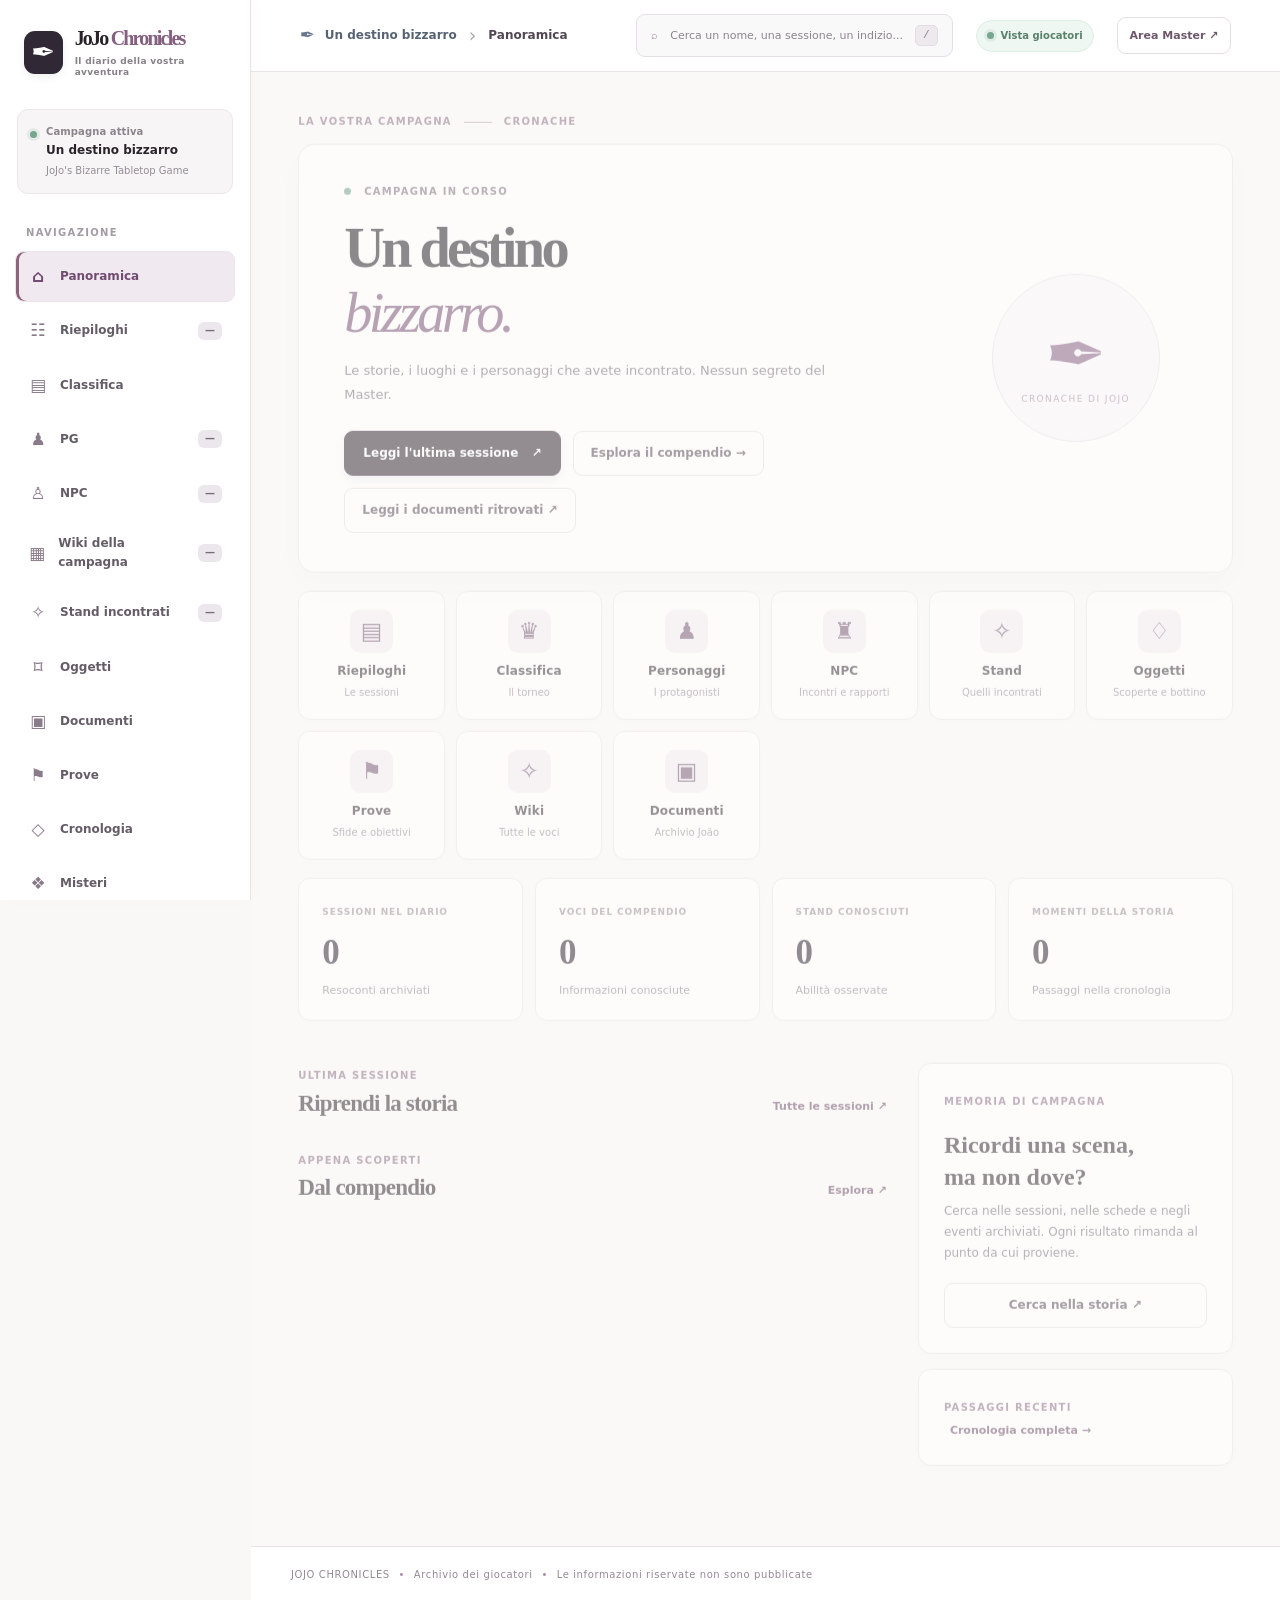
<file: docs/documenti.html>
<!doctype html>
<html lang="it">
<head>
<meta charset="utf-8">
<meta name="viewport" content="width=device-width,initial-scale=1">
<meta name="theme-color" content="#101117">
<meta http-equiv="refresh" content="0;url=index.html#/documenti">
<link rel="canonical" href="index.html#/documenti">
<title>Documenti · JoJo Chronicles</title>
<link rel="stylesheet" href="assets/style-v2.css?v=7">
</head>
<body><main class="main" style="padding:48px"><div class="page-heading"><span class="overline">JOJO CHRONICLES / DOCUMENTI</span><h1>Archivio di João Pereira</h1><p>La sezione Documenti è stata integrata nel sito principale.</p><a class="primary-btn" href="index.html#/documenti">Apri Documenti nella Wiki →</a></div></main></body></html>
</file>
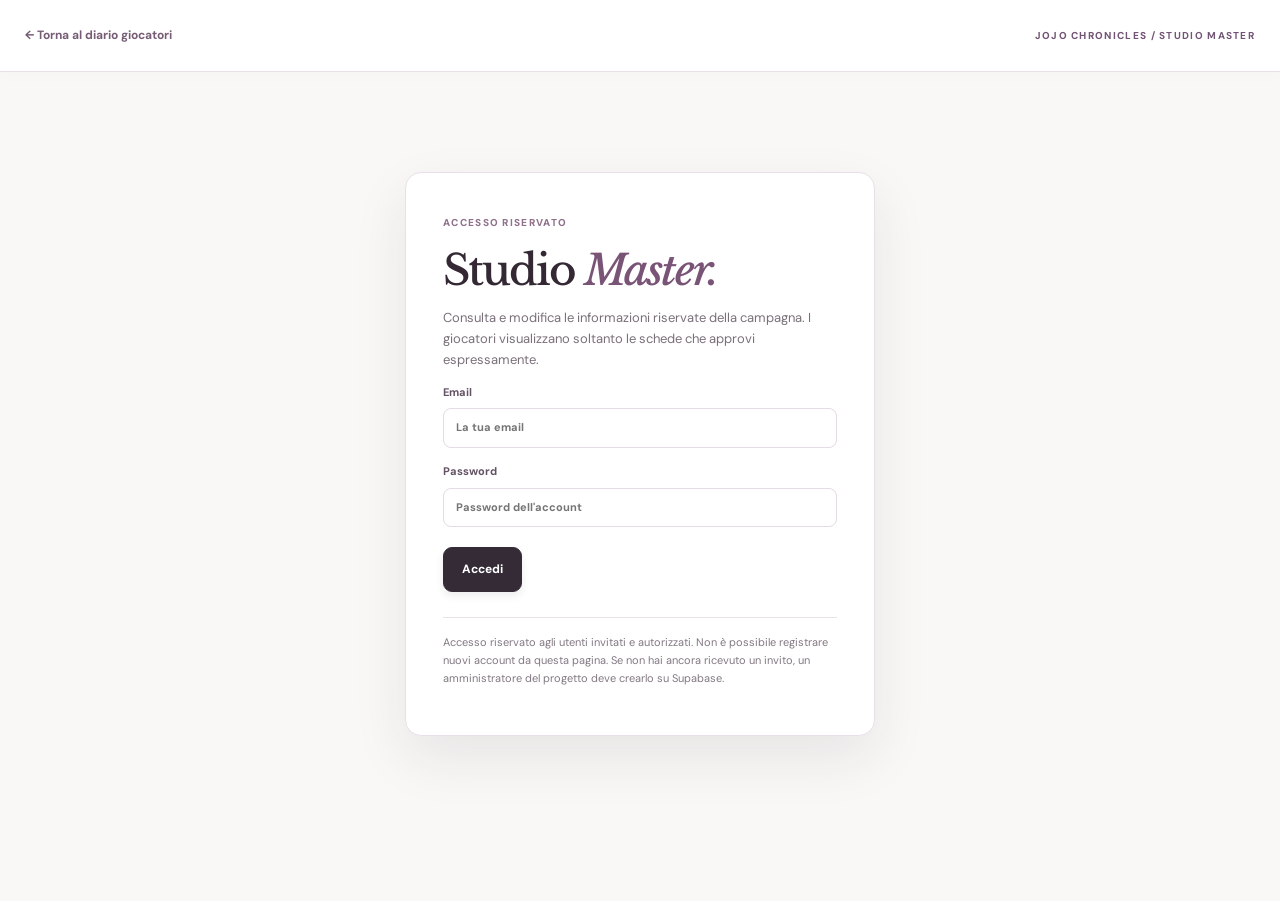
<file: docs/master.html>
<!doctype html><html lang="it"><head><meta charset="utf-8"/><meta name="viewport" content="width=device-width,initial-scale=1"/>
<title>JoJo Chronicles — Studio Master</title><meta name="robots" content="noindex,nofollow"/><meta name="theme-color" content="#101117"/>
<link rel="stylesheet" href="assets/style-v2.css?v=4"/><link rel="stylesheet" href="assets/master-v2.css?v=4"/><link rel="stylesheet" href="assets/editorial-theme.css?v=1"/><link rel="stylesheet" href="assets/master-editorial.css?v=1"/><script defer src="assets/stand-visibility.js?v=1"></script><script defer src="assets/master-v2.js?v=10"></script></head>
<body class="master-body"><header class="master-header"><a class="back-link" href="./">← Torna al diario giocatori</a><span class="overline">JOJO CHRONICLES <strong>/ STUDIO MASTER</strong></span><button id="logout" class="action-button hidden">Esci dall'account</button></header>
<main class="master-main">
<section id="login" class="master-login"><span class="overline">ACCESSO RISERVATO</span><h1>Studio <em>Master.</em></h1><p>Consulta e modifica le informazioni riservate della campagna. I giocatori visualizzano soltanto le schede che approvi espressamente.</p>
<form id="auth-form" class="master-login-form"><label>Email<input id="email" type="email" required autocomplete="email" placeholder="La tua email"/></label><label>Password<input id="password" type="password" minlength="6" required autocomplete="current-password" placeholder="Password dell'account"/></label><div class="auth-buttons"><button type="submit" class="primary-btn">Accedi</button></div></form><div id="auth-feedback" class="feedback" role="status"></div><p class="note">Accesso riservato agli utenti invitati e autorizzati. Non è possibile registrare nuovi account da questa pagina. Se non hai ancora ricevuto un invito, un amministratore del progetto deve crearlo su Supabase.</p></section>
<section id="pending" class="hidden master-login"><span class="overline">ACCOUNT VERIFICATO</span><h1>Abilitazione <em>necessaria.</em></h1><p>Il tuo account è autenticato ma non ha il ruolo Master. Solo chi amministra il progetto Supabase può assegnare il ruolo admin a questo account.</p><div id="user-uid" class="uid"></div><button id="copy-uid" class="secondary-btn">Copia UID</button><div class="publish-note" style="margin-top:18px;text-align:left"><strong>Se hai accesso al progetto Supabase:</strong> apri il <a href="https://supabase.com/dashboard/project/eldluuxqizvrczsnelre/editor" target="_blank" rel="noopener noreferrer">Table Editor</a>, cerca la tabella <code>public.user_roles</code> e assegna il ruolo <code>admin</code> al tuo UID. Poi esci ed entra nuovamente su questa pagina. <strong>Se il progetto non compare nella tua dashboard</strong>, non hai ancora accesso amministrativo al database: l'abilitazione deve essere effettuata da chi possiede il progetto. Non inserire password o chiavi di servizio qui.</div></section>
<section id="studio" class="hidden"><div class="master-topline"><div><span class="overline">SOLO MASTER • CAMPAGNA</span><h1>Archivio riservato</h1><p>Le schede e i resoconti sono salvati nel database. Nessuna modifica si pubblica senza cambiare esplicitamente la visibilità.</p></div><button class="primary-btn" id="add-entry">+ Nuova voce</button></div>
<div class="master-stats"><div>Totale voci <strong id="master-total">0</strong></div><div>In revisione <strong id="master-review">0</strong></div><div>Pubblicate <strong id="master-public">0</strong></div></div>
<div class="master-grid"><div class="master-list-panel"><div class="master-list-title">SCHEDE E SESSIONI</div><input id="master-search" class="field" placeholder="Cerca nell'archivio…" autocomplete="off"/><select class="field" id="master-filter"><option value="all">Tutte le categorie</option><option value="sessioni">Sessioni</option><option value="personaggi">Personaggi</option><option value="stand">Stand</option><option value="luoghi">Luoghi</option><option value="indizi">Indizi</option><option value="prove">Prove</option><option value="lore">Lore</option><option value="meccaniche">Meccaniche</option><option value="eventi">Eventi</option></select><div id="master-list"></div></div>
<div class="master-editor-panel"><div id="master-empty" class="no-results"><h3>Seleziona una scheda</h3><p>Qui puoi leggere le note private e decidere quali informazioni rendere visibili ai giocatori.</p></div>
<form id="edit-form" class="hidden">
<div class="editor-heading"><span id="editor-label" class="overline">SCHEDA</span><div class="editor-buttons"><button class="action-button" type="button" id="delete-entry">Elimina</button><button type="submit" class="primary-btn" id="save-entry">Salva modifiche</button></div></div>
<div class="master-form-grid"><label>ID stabile<input id="f-id" class="field" required pattern="[a-z0-9][a-z0-9-]{1,63}" /></label><label>Categoria<select id="f-category" class="field"><option value="sessioni">Sessioni</option><option value="personaggi">Personaggi</option><option value="stand">Stand</option><option value="luoghi">Luoghi</option><option value="indizi">Indizi</option><option value="prove">Prove</option><option value="lore">Lore</option><option value="meccaniche">Meccaniche</option><option value="eventi">Eventi</option></select></label><label class="wide">Titolo<input id="f-title" class="field" required maxlength="200"/></label>
<label>Stato<select id="f-status" class="field"><option>Da confermare</option><option>In preparazione</option><option>Definito</option><option>Giocato-verificato</option></select></label><label>Visibilità<select id="f-visibility" class="field"><option value="master">Solo Master</option><option value="players">Pubblica ai giocatori</option></select></label>
<label>Tipo di informazione<select id="f-nature" class="field"><option value="progetto">Progettazione / da preparare</option><option value="accaduto">Accaduto in gioco</option></select></label><label>Affidabilità<select id="f-confidence" class="field"><option>alta</option><option>media</option><option>bassa</option><option>non verificata</option></select></label>
<div class="wide character-profile-fields hidden" id="stand-profile-help"><div class="private-title public-title">STAND INCONTRATO · CONOSCENZE DEI GIOCATORI</div><p class="character-help">Pubblica uno Stand soltanto dopo un incontro documentato in una sessione pubblicata. Usa <strong>Riassunto</strong> per ciò che i PG hanno visto e <strong>Dettagli da mostrare ai giocatori</strong> esclusivamente per aspetto, azioni e capacità osservate. Tieni nella sezione riservata portatore non identificato, evoluzioni, statistiche e poteri nascosti. Non inventare nulla: cita la sessione nel campo «Fonte».</p></div><div class="wide character-profile-fields" id="character-profile-fields">
<div class="private-title public-title">DOSSIER PERSONAGGIO · PG / NPC</div>
<label>Ruolo del personaggio<select id="f-character-role" class="field"><option value="unspecified">Da classificare</option><option value="pg">PG — personaggio giocante</option><option value="npc">NPC — personaggio non giocante</option></select></label>
<label class="wide">Condizioni e cambiamenti conosciuti<textarea id="f-condition" class="field" rows="3" placeholder="Ferite, condizioni, rapporti cambiati o situazione nota ai giocatori"></textarea></label>
<label class="wide">Eventi personali: sessione | timestamp | categoria | descrizione (una riga per evento)<textarea id="f-history" class="field" rows="8" placeholder="sessione-fiume-01 | 01:23 | conseguenza | Viene trascinato in acqua dall’ondata"></textarea></label>
<label class="wide">Oggetti e acquisizioni: nome | stato | sessione | timestamp | dettagli (una riga per oggetto)<textarea id="f-inventory" class="field" rows="5" placeholder="Metronomo | utilizzato temporaneamente | sessione-fiume-01 | 03:10 | Recuperato da Raven; possesso finale ignoto"></textarea></label>
<p class="wide character-help">Le informazioni scritte in questa sezione sono pubbliche solo quando pubblichi la scheda. Registra «ottenuto» soltanto se l’acquisizione è confermata; altrimenti indica «usato», «visto» oppure «da verificare».</p></div><label class="wide">Riassunto<input id="f-summary" class="field" placeholder="Una o due frasi"/></label><label class="wide">Dettagli da mostrare ai giocatori<textarea id="f-public-details" class="field" rows="9"></textarea></label>
<label class="wide">Fonte / sessione / riferimento<input id="f-source" class="field" placeholder="SRT, timestamp, appunti..."/></label><label>Numero sessione (facoltativo)<input type="number" id="f-number" class="field" min="0"/></label><label>Data (facoltativa)<input type="date" id="f-date" class="field"/></label><label class="wide">Tag, separati da virgola<input id="f-tags" class="field"/></label><label class="wide">Cronologia pubblica (una riga per evento: MM:SS | Descrizione)<textarea id="f-events" class="field" rows="6" placeholder="00:06 | Il gruppo raggiunge il fiume"></textarea></label>
<div class="private-title wide">🔒 Note riservate — mai esposte nel diario giocatori</div><label class="wide">Appunti Master<textarea id="f-master-notes" class="field" rows="8"></textarea></label><label class="wide">Dettagli non rivelati<textarea id="f-unrevealed" class="field" rows="5"></textarea></label><div class="wide import-box"><label for="srt-files">Importa tracce SRT / VTT / TXT (anche più file insieme)</label><input type="file" id="srt-files" multiple accept=".srt,.vtt,.txt,text/plain"/><p>Abbina automaticamente ogni intervento al nome del file e ordina le battute per timestamp. I file restano nel browser finché non salvi questa scheda.</p><div id="import-info" class="feedback"></div></div><label class="wide">Trascrizione riservata<textarea id="f-transcript" class="field" rows="9"></textarea></label></div>
<div class="publish-note">Quando selezioni «Pubblica ai giocatori», titolo, riassunto, dettagli pubblici, fonte e tag saranno leggibili da chiunque visiti il sito. Controllali attentamente. Le tre caselle riservate restano protette nel database.</div>
</form></div></div></section>
<div id="master-toast" role="status" class="feedback master-toast"></div></main></body></html>
</file>
<file: docs/assets/style-v2.css>
@import url('https://fonts.googleapis.com/css2?family=DM+Sans:wght@400;500;600;700;800&family=Manrope:wght@400;500;600;700;800&display=swap');
:root{color-scheme:dark;--bg:#101117;--side:#0b0d13;--panel:#181922;--panel2:#20212b;--line:#2b2c37;--line2:#393844;--text:#f3f0ee;--muted:#a3a2b0;--dim:#777985;--accent:#d7b579;--purple:#9c88be;--button:#242330}
*{box-sizing:border-box}html{scroll-behavior:smooth}body{margin:0;background:var(--bg);color:var(--text);font:14px/1.56 'DM Sans',system-ui,sans-serif}button,input{font:inherit}button{cursor:pointer}a{color:inherit}button:focus-visible,input:focus-visible{outline:2px solid var(--accent);outline-offset:3px}.hidden{display:none!important}
.shell{display:flex;min-height:100vh}.sidebar{width:268px;flex:0 0 268px;background:var(--side);border-right:1px solid #24252e;display:flex;flex-direction:column;padding:22px 14px 18px;position:sticky;top:0;height:100vh;z-index:10;overflow:auto}.identity{display:flex;gap:11px;align-items:center;padding:2px 8px 25px}.sigil{font-family:Georgia,serif;display:flex;align-items:center;justify-content:center;background:linear-gradient(140deg,#45364b,#1b1a26);border:1px solid #6a5261;border-radius:10px;width:42px;height:42px;font-size:24px;color:#f6ecdd;font-weight:bold}.sigil span{color:var(--accent);font-size:14px;margin-left:1px}.identity-words{display:flex;flex-direction:column;line-height:1.2}.identity b{font-size:13px;letter-spacing:.13em;font-weight:800}.identity em{font-style:normal;color:var(--accent)}.identity small{font-size:9px;letter-spacing:.16em;color:var(--dim);margin-top:6px}.campaign-chip{border-radius:10px;background:#191922;border:1px solid #30303a;padding:12px 10px;margin:1px 4px 25px;display:flex;align-items:flex-start;gap:9px;font-size:10px;font-weight:800;letter-spacing:.07em}.campaign-chip small{display:block;color:var(--dim);font-size:10px;letter-spacing:0;font-weight:500;margin-top:3px}.live-dot{flex:0 0 7px;width:7px;height:7px;margin-top:6px;border-radius:50%;background:#a994bb;box-shadow:0 0 11px #8a5caa55}.nav-label{color:#777783;font-weight:800;letter-spacing:.17em;font-size:10px;margin:0 14px 9px}.nav{display:flex;flex-direction:column;gap:4px}.nav-link{background:transparent;color:#a7a5b2;border:1px solid transparent;border-radius:8px;display:flex;align-items:center;gap:12px;padding:11px 13px;text-align:left;width:100%;font-weight:650;font-size:12px}.nav a.nav-link{text-decoration:none}.nav-link:hover{background:#191923;color:white}.nav-link.active{background:linear-gradient(95deg,#312b3d,#24202e);color:#f1d49c;border-color:#4d4055}.nav-icon{width:18px;text-align:center;font-size:17px;color:#9e91af}.nav-link.active .nav-icon{color:#e5be7f}.nav-count,.nav-key{margin-left:auto;font-size:10px;background:#242430;color:#93929d;border-radius:5px;padding:1px 7px;font-weight:600}.second-label{margin-top:31px}.sidebar-party{display:flex;flex-direction:column;gap:4px}.side-person{border:0;background:transparent;display:flex;gap:10px;align-items:center;padding:7px 13px;text-align:left;color:#c6c0cd;border-radius:8px;font-size:12px;font-weight:600}.side-person:hover{background:#1e1c28;color:white}.avatar{width:29px;height:29px;border-radius:8px;display:grid;place-items:center;background:linear-gradient(145deg,#6c5266,#292436);border:1px solid #534357;color:#ead8c7;font:700 13px Georgia,serif}.sidebar-bottom{margin-top:auto;border-top:1px solid #292932;padding:22px 10px 4px;display:flex;gap:12px}.sidebar-bottom .shield{width:29px;height:29px;border-radius:8px;background:#22232a;color:#c8b58c;display:grid;place-items:center}.sidebar-bottom b{font-size:11px;display:block}.sidebar-bottom small{font-size:10px;color:#82808d;display:block;margin-top:3px}
.workspace{flex:1;min-width:0}.topbar{height:68px;border-bottom:1px solid #292931;display:flex;align-items:center;justify-content:space-between;padding:0 32px;position:sticky;top:0;background:#111218f2;backdrop-filter:blur(18px);z-index:5}.breadcrumbs{display:flex;align-items:center;gap:10px;font-size:12px;color:#868591}.breadcrumbs b{color:#d6d2d9;font-weight:650}.crumb-slash{color:#4c4a56}.top-actions{display:flex;align-items:center;gap:23px}.top-search{min-width:270px;display:flex;gap:12px;align-items:center;border:1px solid #343440;border-radius:8px;background:#20202a;color:#a5a1af;padding:8px 12px;font-size:12px}.top-search kbd{margin-left:auto;background:#2d2c36;padding:1px 7px;border-radius:5px;font-size:11px}.player-mode{font-size:11px;color:#b6c6a6;white-space:nowrap}.player-mode:first-letter{color:#79a57a}.main{max-width:1500px;margin:0 auto;padding:33px 38px 75px;min-height:calc(100vh - 122px)}.footer{border-top:1px solid #24252e;color:#6f707f;font-size:10px;letter-spacing:.06em;padding:20px 40px}.footer span{padding:0 5px;color:#a8946e}.view{animation:appear .26s ease}@keyframes appear{from{opacity:.5;transform:translateY(5px)}to{opacity:1;transform:translateY(0)}}h1,h2,h3,p{margin-top:0}.eyebrow,.overline,.section-meta{color:#b5a184;font-size:10px;letter-spacing:.17em;font-weight:800}.eyebrow{display:flex;align-items:center;gap:12px;margin-bottom:18px}.eyebrow-rule{width:28px;height:1px;background:#89765f}.section-meta{color:#b5a3bd}.home-hero{min-height:310px;background:radial-gradient(ellipse at 82% 45%,#60436250 0%,transparent 34%),radial-gradient(ellipse at 90% 90%,#8c5f6430,transparent 45%),linear-gradient(110deg,#25202f,#151820 70%);border:1px solid #39313e;border-radius:14px;display:grid;grid-template-columns:minmax(0,1fr) 200px;align-items:center;padding:36px 42px;overflow:hidden;position:relative}.home-hero:after{content:'';position:absolute;inset:-40px -15px auto auto;height:240px;width:260px;background:repeating-conic-gradient(from 8deg,#d6aa8940 0deg 2deg,transparent 2deg 30deg);mask-image:radial-gradient(ellipse,transparent 38%,black 39%,transparent 40%);pointer-events:none}.hero-copy{position:relative;z-index:1}.home-hero h1{font:600 clamp(35px,4vw,58px)/1.11 Georgia,'Times New Roman',serif;letter-spacing:-.04em;margin:13px 0 12px;max-width:640px}.home-hero h1 em{display:block;color:#e1ba83;font-style:italic;font-weight:400}.hero-sub{max-width:460px;color:#bcb8c5;font-size:13px;line-height:1.8}.hero-actions{display:flex;gap:12px;flex-wrap:wrap;margin-top:25px}.primary-btn,.secondary-btn{border-radius:7px;padding:10px 17px;font-weight:750;font-size:12px;transition:transform .15s,border-color .15s}.primary-btn:hover,.secondary-btn:hover{transform:translateY(-1px)}.primary-btn{color:#191722;background:#dfbc88;border:1px solid #d1b381}.primary-btn span{margin-left:9px}.secondary-btn{color:#d6cbd5;background:#ffffff09;border:1px solid #514756}.secondary-btn:hover{border-color:#c5a9ba}.secondary-btn.block{width:100%}.hero-mark{border:1px solid #846e8555;border-radius:50%;height:173px;width:173px;display:flex;align-items:center;justify-content:center;flex-direction:column;transform:rotate(-12deg);box-shadow:0 0 0 15px #a77e9a0b,0 0 0 30px #c8a68507}.hero-symbol{font-family:Georgia,serif;color:#d6af87;font-size:66px;font-weight:700;text-shadow:0 5px 35px #d2a48199}.hero-mark>span{font-size:8px;letter-spacing:.4em;color:#b29bba}.stats{margin-top:19px;display:grid;grid-template-columns:repeat(4,minmax(0,1fr));gap:13px}.stat{border:1px solid #2d2d38;background:#171821;border-radius:10px;padding:16px 21px}.stat span{font-size:9px;letter-spacing:.14em;color:#898698;font-weight:750}.stat strong{display:block;font:500 33px Georgia,serif;color:#edddcb;margin:6px 0 2px}.stat small{color:#777582;font-size:11px}.home-columns{display:grid;grid-template-columns:minmax(0,1.7fr) minmax(270px,.9fr);gap:25px;margin-top:37px}.section-line{display:flex;justify-content:space-between;align-items:end;gap:10px;margin-bottom:15px}.section-line h2{font:500 24px Georgia,serif;margin:5px 0 0}.text-button{color:#cfb58b;border:0;background:transparent;font-size:11px;font-weight:750}.text-button:hover{text-decoration:underline}.space-top{margin-top:31px}.session-feature{width:100%;text-align:left;padding:22px 24px;background:linear-gradient(120deg,#26202e,#191a24);border:1px solid #413646;border-radius:12px;color:var(--text)}.session-feature:hover{border-color:#a88279}.mini-label{font-size:10px;letter-spacing:.14em;color:#c9a976;font-weight:750}.session-feature h3{font:500 26px Georgia,serif;margin:14px 0 9px}.session-feature p{font-size:12px;color:#b9b6bd;line-height:1.75;max-height:80px;overflow:hidden}.card-bottom{display:flex;align-items:center;justify-content:space-between;border-top:1px solid #ffffff15;padding-top:15px;font-size:11px;color:#b7a3a7}.card-bottom b{color:#ecc38e}.featured-entities{display:grid;grid-template-columns:repeat(3,minmax(0,1fr));gap:12px}.small-entity{padding:17px;border:1px solid #36343e;background:#1a1a24;border-radius:10px;text-align:left;color:var(--text);min-height:145px}.small-entity:hover{border-color:#927a8f}.small-entity span{font-size:9px;color:#a68faa;letter-spacing:.12em}.small-entity b{display:block;font:500 19px Georgia,serif;margin:15px 0 7px}.small-entity small{font-size:11px;color:#aaa2b1;line-height:1.55;display:-webkit-box;-webkit-line-clamp:2;-webkit-box-orient:vertical;overflow:hidden}.insight{background:#20202a;border:1px solid #34313e;border-radius:12px;padding:24px}.insight h3{font:500 24px/1.25 Georgia,serif;margin:17px 0 8px}.insight p{color:#a9a7b2;line-height:1.75;font-size:12px;margin-bottom:19px}.next-events{padding:23px 20px;border:1px solid #30313a;border-radius:12px;margin-top:18px}.moment-preview{border-left:1px solid #735e75;padding:6px 0 11px 17px;margin:12px 0;position:relative}.moment-preview:before{content:'';position:absolute;width:7px;height:7px;background:#d8ac7e;border:2px solid #25242c;left:-5px;top:10px;border-radius:50%}.moment-preview b{font-size:10px;color:#c9a374}.moment-preview p{font-size:12px;color:#c5bfca;margin:2px 0 0}
.page-heading{border-bottom:1px solid #2a2b35;margin-bottom:26px;padding-bottom:24px}.page-heading h1{font:500 clamp(34px,4vw,48px) Georgia,serif;margin:7px 0 9px}.page-heading p{max-width:720px;color:#a5a3b0;margin:0;font-size:13px;line-height:1.7}.journal-layout{display:grid;grid-template-columns:300px minmax(0,1fr);gap:22px;align-items:start}.journal-list{display:grid;gap:10px}.journal-item{border:1px solid #32313d;background:#1b1b26;color:var(--text);border-radius:10px;padding:18px;text-align:left;width:100%}.journal-item.active,.journal-item:hover{border-color:#9b7a73;background:#282332}.journal-item h3{font:500 18px Georgia,serif;margin:10px 0 7px}.journal-item p{font-size:11px;color:#b1abb6;line-height:1.65;margin:0;max-height:56px;overflow:hidden}.reader{background:#1b1c25;border:1px solid #34343e;border-radius:12px;min-height:380px;padding:31px 36px}.reader-head{border-bottom:1px solid #393743;padding-bottom:18px;margin-bottom:25px}.reader-head h2{font:500 34px/1.2 Georgia,serif;margin:8px 0}.reader-meta{color:#89838e;font-size:11px}.reader-content{max-width:830px}.reader-content h3{font:500 24px Georgia,serif;color:#e4c298;margin:28px 0 8px}.reader-content p{font:400 13px/1.94 'DM Sans',sans-serif;color:#d1ccd1;margin-bottom:18px}.reader-content .inline-link,.detail-content .inline-link{background:transparent;padding:0;border:0;color:#edc392;border-bottom:1px dotted #d2a66d;font:inherit}.reader-content .inline-link:hover{text-decoration:underline}.section-divider{border-top:1px solid #37333e;margin:26px 0 22px}.reader-subtitle{color:#d4b47f;font-size:10px;letter-spacing:.16em;font-weight:800;margin:0 0 13px}.event-line{display:flex;gap:15px;padding:11px 0;border-bottom:1px solid #ffffff10}.event-line time{min-width:56px;color:#cda86f;font-weight:750;font-size:11px}.event-line div{font-size:12px;color:#c3bbc7}.related-pills{display:flex;flex-wrap:wrap;gap:7px}.related-pills button,.tag{background:#2b2632;border:1px solid #403746;color:#d4c6d3;border-radius:6px;padding:5px 10px;font-size:11px}.related-pills button:hover{border-color:#b39c85}.session-reader-actions{display:flex;gap:9px;align-items:center;flex-wrap:wrap;margin-top:24px}.action-button{background:#262531;border:1px solid #47414c;border-radius:7px;color:#d6cfda;padding:8px 13px;font-size:11px}.action-button:hover{border-color:var(--accent)}.status-quiet{display:inline-block;color:#c7a6ab;background:#48354155;border:1px solid #71535b;border-radius:5px;padding:3px 7px;font-size:10px;letter-spacing:.06em}
.filterbar{display:flex;flex-wrap:wrap;gap:7px;margin-bottom:18px}.chip{background:#20212c;color:#a9a5b3;border:1px solid #353541;border-radius:7px;padding:8px 13px;font-size:11px;font-weight:750}.chip:hover,.chip.active{border-color:#9a806d;background:#39303b;color:#f4d4a8}.compendium-toolbar{display:flex;align-items:center;justify-content:space-between;margin:20px 0 15px;color:#9693a0;font-size:12px}.field{background:#1c1d26;border:1px solid #383742;color:#efedf1;border-radius:7px;padding:10px 12px;outline:0}.field:focus{border-color:var(--accent)}.field.compact{font-size:11px;min-width:210px}.compendium-grid{display:grid;grid-template-columns:repeat(3,minmax(0,1fr));gap:13px}.entity-card{display:flex;flex-direction:column;background:#1a1b24;border:1px solid #33333d;border-radius:10px;text-align:left;padding:20px;color:var(--text);min-height:205px}.entity-card:hover{border-color:#987d8e;background:#20202b}.entity-icon{display:flex;justify-content:space-between;align-items:center}.entity-icon .diamond{display:grid;place-items:center;width:38px;height:38px;border-radius:10px;border:1px solid #5c4761;background:#3b2d41;color:#eac391;font-size:18px}.entity-card .type{font-size:10px;letter-spacing:.15em;color:#a99ab5}.entity-card h3{font:500 21px Georgia,serif;margin:18px 0 8px}.entity-card p{font-size:11px;color:#aca7b5;line-height:1.65;flex:1;margin-bottom:12px}.entity-card-footer{display:flex;justify-content:space-between;gap:8px;align-items:center;border-top:1px solid #ffffff12;padding-top:11px;color:#958b9c;font-size:10px}.entity-card-footer b{color:#c5a47f;font-weight:650}
.history-list{max-width:980px;position:relative;margin-left:9px;padding-left:28px;border-left:1px solid #725d70}.history-group{margin-bottom:36px}.history-group-title{font:500 22px Georgia,serif;color:#efe0d3;margin:0 0 20px;position:relative}.history-group-title:before{content:'◆';color:#d1ac7c;font-size:13px;position:absolute;left:-37px;top:5px}.history-event{padding:0 0 20px;position:relative;display:grid;grid-template-columns:63px 1fr;gap:18px}.history-event:before{content:'';position:absolute;left:-32px;top:6px;border-radius:50%;background:#aa7d8c;width:6px;height:6px}.history-event time{font-size:11px;font-weight:800;color:#bd9b6e}.history-event b{display:block;color:#efe8e8;font-weight:600}.history-event p{color:#a5a3af;font-size:12px;line-height:1.6;margin:5px 0}.history-event button{font-size:10px;background:none;border:0;color:#cdb185;padding:0}.mystery-grid{display:grid;grid-template-columns:repeat(2,minmax(0,1fr));gap:14px}.mystery{background:linear-gradient(145deg,#26202c,#191b24);border:1px solid #443647;border-radius:11px;padding:23px;text-align:left;color:var(--text);min-height:175px}.mystery:hover{border-color:#b0908e}.mystery h3{font:500 22px Georgia,serif;margin:15px 0 8px}.mystery p{color:#ada6b5;font-size:12px;line-height:1.75;margin:0}.mystery small{color:#d1b183;font-size:10px}
.memory-form{display:flex;align-items:center;gap:12px;max-width:900px;padding:7px 8px 7px 18px;background:#20202b;border:1px solid #534556;border-radius:10px}.memory-form>span{font-size:23px;color:#c6ac8a}.memory-form input{border:0;flex:1;min-width:0;color:white;background:transparent;font-size:13px;outline:0;padding:12px 0}.memory-form button{background:#dcb780;border:0;border-radius:7px;color:#211d27;padding:11px 17px;font-weight:750}.memory-hint{font-size:11px;color:#858493;margin:12px 0 24px}.memory-results{max-width:900px}.search-result{padding:20px;margin-bottom:11px;border:1px solid #3c3945;background:#1c1c26;border-radius:9px;text-align:left;width:100%;color:var(--text)}.search-result:hover{border-color:#a28487}.search-result span{font-size:10px;color:#d1ad7f}.search-result h3{font:500 20px Georgia,serif;margin:8px 0}.search-result p{font-size:12px;line-height:1.65;color:#c1bbc9;margin:0}.no-results,.empty-state{padding:35px;background:#1b1b24;border:1px dashed #433d4b;border-radius:10px;text-align:center;color:#a8a4af}.no-results h3{color:var(--text);font:500 22px Georgia,serif}.no-results p{max-width:510px;margin:auto;font-size:12px}
.detail-dialog{background:none;border:0;padding:0;color:var(--text);width:min(680px,calc(100% - 24px));max-height:85vh}.detail-dialog::backdrop{background:#07090ddc;backdrop-filter:blur(5px)}.detail-panel{border:1px solid #595062;border-radius:13px;background:#1d1d27;box-shadow:0 30px 120px #0009;padding:29px 32px;max-height:85vh;overflow:auto}.detail-header{display:flex;justify-content:space-between;align-items:center}.detail-panel h2{font:500 34px Georgia,serif;margin:11px 0 10px}.detail-subtitle{color:#aaa5b4}.detail-content p{color:#cdc7d1;line-height:1.9;white-space:pre-wrap}.detail-content .detail-section{border-top:1px solid #393543;margin-top:18px;padding-top:18px}.detail-content .detail-label{font-weight:800;letter-spacing:.13em;font-size:10px;color:#d1ac82;margin-bottom:9px}.detail-content .tag{display:inline-block;margin:3px}.detail-content .related-pills{margin-top:8px}.icon-btn{border:1px solid #43414c;background:#292834;color:#eee;border-radius:7px;width:34px;height:34px;display:grid;place-items:center}.mobile-menu,.mobile-shade{display:none}
@media(max-width:1200px){.sidebar{width:235px;flex-basis:235px}.main{padding-left:25px;padding-right:25px}.topbar{padding:0 24px}.compendium-grid{grid-template-columns:repeat(2,minmax(0,1fr))}.home-columns{grid-template-columns:1fr}.home-secondary{display:grid;grid-template-columns:1fr 1fr;gap:14px}.next-events{margin-top:0}}@media(max-width:820px){.sidebar{position:fixed;left:0;top:0;bottom:0;transform:translateX(-100%);transition:transform .2s;height:100vh;width:265px;z-index:30}.sidebar.open{transform:translateX(0)}.mobile-shade.open{display:block;position:fixed;inset:0;background:#08080cba;z-index:20}.mobile-menu{display:grid}.topbar{height:58px}.top-search{min-width:unset}.top-search span,.top-search kbd,.player-mode span{display:none}.player-mode{font-size:15px}.journal-layout{grid-template-columns:1fr}.journal-list{display:flex;overflow-x:auto}.journal-item{min-width:235px}.reader{padding:24px}.hero-mark{display:none}.home-hero{grid-template-columns:1fr;min-height:260px}.stats{grid-template-columns:repeat(2,minmax(0,1fr))}}@media(max-width:580px){.main{padding:22px 15px 55px}.topbar{padding:0 15px}.home-hero{padding:29px 23px}.home-hero h1{font-size:39px}.hero-actions{gap:8px}.stats{gap:8px}.stat{padding:13px}.stat strong{font-size:27px}.home-secondary{display:block}.next-events{margin-top:12px}.featured-entities{grid-template-columns:1fr 1fr}.compendium-grid{grid-template-columns:1fr}.mystery-grid{grid-template-columns:1fr}.reader{padding:21px}.reader-head h2{font-size:27px}.page-heading h1{font-size:35px}.field.compact{min-width:140px}.footer{padding:20px 18px}.compendium-toolbar{gap:10px}}
.master-top-link{font-size:11px;font-weight:750;text-decoration:none;border:1px solid #564660;border-radius:7px;padding:7px 11px;color:#dbc6df;white-space:nowrap}.master-top-link:hover{color:#f1d5ac;border-color:#a48593}@media(max-width:580px){.master-top-link{font-size:10px;padding:6px 7px}.top-actions{gap:9px}}

/* Navigazione interna per resoconti molto lunghi */
.chapter-toc{background:#20202a;border:1px solid #48404d;border-radius:10px;padding:20px 23px;margin-bottom:30px}
.chapter-toc .reader-subtitle{margin-bottom:12px}
.chapter-index{display:grid;grid-template-columns:repeat(2,minmax(0,1fr));gap:7px 15px}
.chapter-index-link{display:block;width:100%;text-align:left;color:#cfc1d0;background:transparent;border:0;border-bottom:1px solid #ffffff12;padding:8px 0;font-size:12px;line-height:1.5}
.chapter-index-link:hover{color:#f4d2a1;border-color:#b99c7c}
.reader-content h3[id]{scroll-margin-top:100px}
@media(max-width:580px){.chapter-index{grid-template-columns:1fr}.chapter-toc{padding:16px}}

/* Dossier PG e NPC: cronache personali, oggetti e apparizioni */
.character-view-toolbar{display:flex;align-items:center;justify-content:space-between;gap:10px;margin-bottom:19px;font-size:12px;color:#a9a5b4}
.character-view-toolbar .secondary-btn{font-size:11px}
.character-grid{display:grid;grid-template-columns:repeat(3,minmax(0,1fr));gap:15px}
.character-card{background:linear-gradient(150deg,#21202b,#191a23);border:1px solid #37323f;border-radius:12px;padding:22px;text-align:left;color:var(--text);min-height:295px;display:flex;flex-direction:column;gap:11px}
.character-card:hover,.character-card:focus-visible{border-color:#b38b9c;box-shadow:0 12px 30px #0003;transform:translateY(-1px)}
.character-card-head{display:flex;align-items:center;gap:13px}
.character-portrait{display:grid;place-items:center;background:linear-gradient(130deg,#49314b,#2a2434);border:1px solid #765a73;border-radius:10px;width:51px;height:51px;color:#f1cead;font:600 27px Georgia,serif}
.character-role{font-size:9px;letter-spacing:.13em;color:#d4b28e;font-weight:800}
.character-card h3{font:500 25px Georgia,serif;margin:0}
.character-intro{font-size:12px;color:#bcb6c0;line-height:1.65;margin:0;min-height:54px}
.character-recent{padding:13px 14px;background:#11141b99;border:1px solid #34313d;border-radius:8px;flex:1}
.character-recent small{color:#b9a17e;font-size:10px;letter-spacing:.09em;font-weight:800}
.character-recent p{font-size:11px;line-height:1.6;color:#cfc8d0;margin:7px 0 0}
.character-card-foot{border-top:1px solid #ffffff17;padding-top:12px;display:flex;justify-content:space-between;gap:10px;font-size:10px;color:#a49aac}
.character-card-foot b{color:#e2b989}
.personal-chapter{border:1px solid #3a3341;border-radius:9px;padding:14px 15px;margin:12px 0;background:#1d1c28}
.personal-chapter-head{display:flex;align-items:center;justify-content:space-between;gap:8px;margin-bottom:10px}
.personal-chapter-head b{font:500 19px Georgia,serif;color:#e5c69b}
.personal-open-session,.inventory-source{border:0;background:none;color:#cfaa7a;font-size:11px;text-decoration:underline;padding:3px}
.personal-events{display:grid;gap:12px}
.personal-event{display:grid;grid-template-columns:51px minmax(0,1fr);gap:10px;padding:10px 0;border-top:1px solid #ffffff13}
.personal-event time{font-size:11px;color:#d8b17a;white-space:nowrap}
.personal-event small{font-size:9px;color:#b79abe;letter-spacing:.09em;font-weight:800}
.personal-event p{margin:4px 0 0;line-height:1.7;color:#ccc6d0}
.soft-review{display:inline-block;color:#a89ca9;font-size:10px;margin-top:5px}
.inventory-record{margin:9px 0;padding:13px 15px;background:#282431;border:1px solid #514457;border-radius:8px}
.inventory-record strong{font:500 18px Georgia,serif;color:#e9d5b7}
.inventory-state{display:inline-block;background:#39313d;color:#e4b992;margin-left:10px;padding:2px 7px;border-radius:5px;font-size:10px}
.inventory-record p{font-size:12px;margin:7px 0;color:#c7bdca}
.character-empty{color:#9b95a4!important;font-size:12px;font-style:italic}
@media(max-width:1150px){.character-grid{grid-template-columns:repeat(2,minmax(0,1fr))}}
@media(max-width:620px){.character-grid{grid-template-columns:1fr}.character-view-toolbar{align-items:start;flex-direction:column}.character-card{min-height:0}}
</file>
<file: docs/assets/scrybe-setup.css>
/* Campaign layout inspired by the information architecture of session-recap tools.
   Original design for JoJo Chronicles; no third-party branding or copied artwork. */
:root{--sq-cream:#f0e6d8;--sq-ink:#36302f;--sq-gold:#cca97d;--sq-violet:#afa0cf}
.sq-campaign-nav{display:grid;grid-template-columns:repeat(6,minmax(0,1fr));gap:11px;margin:18px 0 19px}
.sq-campaign-nav button{border:1px solid #423b4b;border-radius:11px;padding:15px 10px;text-align:center;background:#201e2a;color:#ded5e1;display:flex;align-items:center;flex-direction:column;gap:4px;transition:background .15s,border-color .15s}
.sq-campaign-nav button:hover,.sq-campaign-nav button:focus-visible{background:#30293a;border-color:#c0a182}
.sq-campaign-nav .sq-quick-icon{display:grid;place-items:center;width:39px;height:39px;margin-bottom:5px;border-radius:10px;background:#403246;color:#efd4a3;font-size:23px}
.sq-campaign-nav strong{font-size:12px;letter-spacing:.01em;font-weight:800}
.sq-campaign-nav small{font-size:10px;color:#a9a0b1}
.journal-layout{grid-template-columns:245px minmax(0,1fr);gap:17px}
.journal-list{position:sticky;top:89px;display:grid;align-content:start;gap:12px}
.reader{padding:0;overflow:hidden;background:#1b1c25;border:1px solid #403b48;box-shadow:0 20px 50px #08090c35}
.sq-reader-header{padding:30px 34px 25px;background:radial-gradient(ellipse at 100% 0%,#52364d6b,transparent 58%),linear-gradient(100deg,#27212e,#1c1d27);border-bottom:1px solid #483d4a}
.sq-reader-header .sq-kicker{letter-spacing:.15em;font-size:10px;color:#bda6bc;font-weight:800}
.sq-reader-header h2{font:500 clamp(30px,3vw,42px)/1.13 Georgia,serif;margin:10px 0 12px;color:#f4e9e1}
.sq-reader-subtitle{font-size:12px;line-height:1.7;color:#b1a9b7;max-width:570px;margin:0}
.sq-session-tabs{display:grid;grid-template-columns:repeat(4,minmax(0,1fr));background:#16171f;border-bottom:1px solid #41404c;gap:0}
.sq-session-tab{border:0;border-right:1px solid #34323d;border-bottom:3px solid transparent;padding:15px 7px;color:#b2acba;background:transparent;font-weight:700;font-size:11px}
.sq-session-tab:last-child{border-right:0}
.sq-session-tab:hover{color:#f1d4af;background:#25222e}
.sq-session-tab.active{color:#f2cd98;border-bottom-color:#dbb881;background:#2a2530}
.sq-session-content{padding:23px 27px 29px}
.sq-format-pills{display:grid;grid-template-columns:repeat(4,minmax(0,1fr));gap:9px;margin:0 0 16px}
.sq-format{border:1px solid #494454;border-radius:8px;background:#282631;padding:11px 8px;color:#ccc2d0;text-align:center}
.sq-format.active{border-color:#bd9e70;background:#493a3a;box-shadow:inset 0 0 0 1px #d5ad7442}
.sq-format:hover{border-color:#9d8094}
.sq-format strong{display:block;font-size:12px;color:#e9d4bd}
.sq-format small{display:block;font-size:9px;line-height:1.3;margin-top:3px;color:#aaa0ac}
.sq-recap-paper{background:var(--sq-cream);background-image:linear-gradient(100deg,#ffffff18,transparent 55%),repeating-linear-gradient(90deg,transparent 0 36px,#74614c09 37px 38px);border:1px solid #b9a98e;border-radius:9px;box-shadow:inset 0 0 0 7px #ffffff14,0 18px 32px #00000035;padding:36px clamp(22px,4vw,51px);color:var(--sq-ink)}
.sq-recap-paper .sq-paper-label{color:#826b56;font-size:10px;font-weight:800;letter-spacing:.15em;padding-bottom:11px;border-bottom:1px solid #cabca5;margin-bottom:18px}
.sq-recap-paper .reader-content{max-width:800px}
.sq-recap-paper .reader-content h3{font:500 26px/1.24 Georgia,serif;color:#554033;margin:31px 0 13px}
.sq-recap-paper .reader-content p{font:400 15px/1.95 Georgia,'Times New Roman',serif;color:#403632;margin-bottom:19px}
.sq-recap-paper .reader-content .sq-recap-intro{font:500 clamp(17px,2vw,20px)/1.85 Georgia,serif;color:#45362d;border-left:3px solid #b79463;background:#dfd0ba66;padding:16px 21px;margin:0 0 30px}
.sq-recap-paper .reader-content .inline-link{color:#794d58;border-bottom:1px dotted #905560;background:none}
.sq-recap-paper .chapter-toc{background:#e5d8c6;border-color:#b9a98f;margin-bottom:32px}
.sq-recap-paper .reader-subtitle{color:#695141}
.sq-recap-paper .chapter-index-link{color:#654f4c;border-color:#b1a08955}
.sq-recap-paper .chapter-index-link:hover{color:#934e5c}
.sq-panel-title{font:500 29px Georgia,serif;margin:6px 0 8px;color:#eee4dc}
.sq-panel-sub{color:#a8a4b0;font-size:12px;max-width:540px;margin-bottom:23px}
.sq-outline{border:1px solid #403949;border-radius:11px;overflow:hidden}
.sq-outline-row{display:flex;align-items:start;gap:20px;padding:16px 19px;border-bottom:1px solid #393540;background:#25222c}
.sq-outline-row:nth-child(even){background:#211f28}
.sq-outline-row:last-child{border-bottom:0}
.sq-outline-no{font:500 22px Georgia,serif;color:#cea780;min-width:38px}
.sq-outline-row p{margin:0;color:#d0c9d4;line-height:1.8;font-size:13px}
.sq-note-section{margin:24px 0;border-top:1px solid #413d48;padding-top:19px}
.sq-notes-heading{font:500 20px Georgia,serif;margin:0 0 13px;color:#e9caa2}
.sq-notes-grid{display:grid;grid-template-columns:repeat(2,minmax(0,1fr));gap:10px}
.sq-note-card{background:#27232d;border:1px solid #494050;color:#e3d8e1;border-radius:9px;padding:16px;text-align:left;min-width:0}
.sq-note-card:hover{border-color:#d4ab7c;background:#322936}
.sq-note-card strong{font:500 18px Georgia,serif;display:block;margin-bottom:9px}
.sq-note-card span{display:block;font-size:12px;line-height:1.65;color:#aca2ae}
.sq-item-in-session{display:flex;align-items:center;flex-wrap:wrap;gap:9px;border:1px solid #494050;padding:13px;margin:10px 0;border-radius:9px}
.sq-item-in-session strong{color:#eed3aa}
.sq-item-in-session span{font-size:11px;color:#c7b8c5}
.sq-item-in-session small{margin-left:auto;color:#a99bad}
.sq-item-archive-card{background:#20202b;padding:23px;border:1px solid #463b47;border-radius:10px}
.sq-item-archive-card h3{font:500 24px Georgia,serif;margin:10px 0}
.sq-item-archive-card p{line-height:1.75;color:#b9b0bd;font-size:12px}
.sq-item-archive-card .related-pills{display:flex;gap:7px;flex-wrap:wrap}
.sq-quote{padding:17px 22px;margin:13px 0;border-left:3px solid #bfa580;background:#28222d}
.sq-quote p{font:italic 19px Georgia,serif;color:#ebd4c3}
.sq-quote small{color:#a99fac}
@media(max-width:1260px){.sq-campaign-nav{grid-template-columns:repeat(3,minmax(0,1fr))}.journal-layout{grid-template-columns:215px minmax(0,1fr)}}
@media(max-width:850px){.journal-layout{grid-template-columns:1fr}.journal-list{position:static;display:flex;overflow:auto}.journal-list .journal-item{min-width:200px}.sq-recap-paper{padding:30px 22px}}
@media(max-width:600px){.sq-campaign-nav{grid-template-columns:repeat(3,minmax(0,1fr));gap:6px}.sq-campaign-nav button{padding:11px 4px}.sq-campaign-nav strong{font-size:10px}.sq-campaign-nav small{font-size:9px}.sq-reader-header{padding:22px 18px}.sq-session-content{padding:14px}.sq-session-tab{font-size:10px;padding:11px 4px}.sq-format-pills{grid-template-columns:repeat(2,minmax(0,1fr))}.sq-recap-paper{padding:20px 15px}.sq-recap-paper .reader-content p{font-size:14px;line-height:1.85}.sq-notes-grid{grid-template-columns:1fr}.sq-outline-row{padding:12px;gap:10px}}
</file>
<file: docs/assets/editorial-theme.css>
/* JoJo Chronicles / Editorial workspace, inspired by the clean layout of Scrybe Quill.
   Independent color palette, original assets and branding; no imitation of their logo. */
@import url('https://fonts.googleapis.com/css2?family=DM+Sans:wght@400;500;600;700;800&family=Libre+Baskerville:ital,wght@0,400;0,700;1,400&display=swap');
:root{color-scheme:light;--bg:#f9f8f6;--side:#fff;--panel:#fff;--panel2:#f5f3f1;--line:#e7e3df;--line2:#ddd6da;--text:#28242a;--muted:#706b73;--dim:#827d82;--accent:#7a526f;--purple:#866a88;--button:#f1edf1;--sq-cream:#fff;--sq-ink:#292428;--sq-gold:#ac8a63;--sq-violet:#8c6b90}
html{scroll-behavior:smooth;scroll-padding-top:85px}body{font-family:'DM Sans',system-ui,sans-serif;background:#f9f8f6;color:#28242a;line-height:1.6}
::selection{background:#e8dce6;color:#261c27}button,input,textarea,select{font-family:inherit}button{transition:background-color .15s,border-color .15s,box-shadow .15s,transform .15s}button:focus-visible,input:focus-visible{outline:2px solid #8e688f;outline-offset:2px}
.shell{background:#f9f8f6}.workspace{background:#faf9f7}.main{padding:37px clamp(24px,3.7vw,56px) 85px;max-width:1630px}
.sidebar{width:251px;flex-basis:251px;background:#fff;border-right:1px solid #e8e4e3;padding:25px 15px 19px;box-shadow:3px 0 16px #26202b04}
.identity{padding:2px 9px 30px;gap:12px}.sigil{font:29px Georgia,serif;background:#302834;color:#fff;border:0;box-shadow:0 3px 9px #0001;width:43px;height:43px;border-radius:11px}
.identity-words b{font:700 20px/1.12 'Libre Baskerville',Georgia,serif;letter-spacing:-.09em;color:#272329}.identity em{color:#845f80;font-style:normal}.identity-words small{font-size:9px;letter-spacing:.04em;color:#868087;font-weight:600;margin-top:7px}
.campaign-chip{background:#f7f5f6;border:1px solid #ece7ea;border-radius:11px;padding:14px 12px;margin:1px 2px 31px;box-shadow:none;font-size:10px;letter-spacing:.01em;text-transform:none;color:#8a858c;font-weight:600}
.campaign-chip strong{font-weight:800;font-size:12px;display:block;color:#29242a;letter-spacing:0;margin-top:1px}
.campaign-chip small{font-size:10px;color:#938e95}
.live-dot{background:#75a78e;box-shadow:0 0 0 3px #75a78e22;margin-top:7px}
.nav-label{color:#a29ca4;font-size:10px;letter-spacing:.13em;font-weight:750;margin:0 11px 10px}
.nav{gap:3px}.nav-link{font-size:12px;font-weight:700;letter-spacing:0;color:#645c66;padding:11px 12px;border-radius:9px;gap:12px}
.nav-link:hover{background:#f4f0f4;color:#46324c}.nav-link.active{background:#f0eaf0;color:#714b70;border:1px solid #eee4ec;box-shadow:inset 3px 0 #8b637d}
.nav-icon,.nav-link.active .nav-icon{color:#8a7b8b;font-size:17px;width:20px}.nav-link.active .nav-icon{color:#714b70}
.nav-count,.nav-key{background:#ece7ec;color:#776c77;border-radius:6px;font-size:10px}.nav-link.active .nav-count{background:#e3d8e4;color:#674862}
.sidebar-party{gap:3px}.side-person{padding:7px 11px;color:#665e68}.side-person:hover{background:#f5f0f3;color:#533951}
.avatar{color:#755579;background:#f1eaf0;border:1px solid #e6d8e4;border-radius:10px;font:700 13px Georgia,serif}
.sidebar-bottom{border-top:1px solid #eee9ec;padding:20px 7px 4px}.sidebar-bottom .shield{background:#f4eff4;color:#745379;border-radius:9px}.sidebar-bottom b{color:#544950}.sidebar-bottom small{color:#8f8890}
.topbar{height:72px;background:#ffffffee;border-bottom:1px solid #e8e4e7;backdrop-filter:blur(14px);padding:0 clamp(24px,3.8vw,58px)}
.breadcrumbs{color:#918a92;gap:12px;font-size:12px}.breadcrumbs b{color:#514753;font-weight:700}.crumb-slash{color:#aea5ae;font-size:19px;font-weight:300}.small-quill{color:#8a6a88;font-size:19px;margin-right:2px}
.top-search{background:#faf9fa;border:1px solid #e4dfe5;color:#8a858a;border-radius:9px;box-shadow:none;min-width:255px;font-size:11px;padding:10px 14px}.top-search:hover{border-color:#aa8cab;background:#fff}.top-search kbd{background:#eee9ed;color:#89808c;border:1px solid #e3dce2;border-radius:5px}
.player-mode{color:#58816a;background:#eff7f2;border:1px solid #dceee2;padding:7px 10px;border-radius:99px;display:flex;gap:7px;align-items:center;font-weight:700;font-size:10px}
.player-mode .live-dot{margin:0;width:7px;height:7px}.master-top-link{border:1px solid #e5dee4;color:#6d586b;background:#fff;font-size:11px;padding:9px 12px;border-radius:9px}
.master-top-link:hover{border-color:#947b95;background:#f7f2f7;color:#643f63}
.eyebrow,.overline,.section-meta{font-size:10px;color:#8f718b;font-weight:800;letter-spacing:.13em}.eyebrow{margin-bottom:14px}.eyebrow-rule{background:#bba8b5}
.home-hero{min-height:310px;background:#fff;border:1px solid #eae5e7;border-radius:17px;padding:39px 45px;box-shadow:0 11px 32px #45374109;grid-template-columns:minmax(0,1fr) 195px}
.home-hero:after{display:none}.home-hero h1{font:700 clamp(39px,4.4vw,61px)/1.15 'Libre Baskerville',Georgia,serif;color:#252329;letter-spacing:-.065em;margin:16px 0 13px;max-width:720px}
.home-hero h1 em{display:block;color:#795476;font-style:italic;font-weight:400}
.hero-sub{font-size:13px;max-width:510px;color:#746d75;line-height:1.85}.section-meta{color:#816f80;margin-bottom:3px}
.hero-status-dot{width:7px;height:7px;background:#73a388;border-radius:50%;display:inline-block;margin-right:8px}
.hero-actions{margin-top:24px}.primary-btn{background:#342b37;border:1px solid #342b37;color:#fff;border-radius:9px;box-shadow:0 4px 9px #1c112014;font-size:12px;padding:12px 18px}
.primary-btn:hover{background:#60485e;border-color:#60485e;color:#fff}.secondary-btn{border:1px solid #e5dfe4;background:#fff;color:#584d5a;font-size:12px;border-radius:9px;padding:12px 17px}
.secondary-btn:hover{background:#f6f2f6;border-color:#bea7bd;color:#503954}.secondary-btn.block{background:#fff}
.hero-mark{border:1px solid #eae1e9;width:168px;height:168px;background:#faf7fa;box-shadow:0 0 0 10px #f8f5f800;border-radius:50%;transform:none}
.hero-symbol{color:#866185;font:74px Georgia,serif;text-shadow:none}.hero-mark>span{color:#a18aa0;letter-spacing:.16em;font-size:9px;margin-top:-6px}
.sq-campaign-nav{gap:11px;margin:18px 0}.sq-campaign-nav button{background:#fff;border:1px solid #ebe5e9;border-radius:12px;padding:18px 8px;color:#413b42;box-shadow:0 4px 13px #24192705}
.sq-campaign-nav button:hover,.sq-campaign-nav button:focus-visible{background:#f9f5f9;border-color:#cdb8c9;transform:translateY(-2px)}
.sq-campaign-nav .sq-quick-icon{background:#f3eef3;color:#785a77;border-radius:10px;width:43px;height:43px}
.sq-campaign-nav strong{font-size:12px;color:#3a343b}.sq-campaign-nav small{color:#918992;font-size:10px}
.stats{gap:12px;margin-top:16px}.stat{background:#fff;border:1px solid #eae6e8;border-radius:12px;padding:20px 23px;box-shadow:0 3px 12px #34283a05}
.stat span{color:#998e97;letter-spacing:.1em;font-size:9px}.stat strong{color:#312834;font:600 35px 'Libre Baskerville',Georgia,serif;margin:11px 0 5px}.stat small{color:#8c858f}
.home-columns{gap:25px;margin-top:42px}.section-line{margin-bottom:17px}.section-line h2{font:700 23px 'Libre Baskerville',Georgia,serif;color:#322b34;letter-spacing:-.035em}
.text-button{color:#70506c;font-weight:700;font-size:11px}.text-button:hover{color:#3b263d}
.session-feature{background:#fff;border:1px solid #e7e1e6;border-radius:13px;color:#332b34;padding:25px;box-shadow:0 5px 20px #32233309}
.session-feature:hover{border-color:#b49cad;background:#fdfbfd;box-shadow:0 12px 28px #3423310d}
.session-feature h3{font:700 25px 'Libre Baskerville',Georgia,serif;color:#312935;letter-spacing:-.035em}
.session-feature p{color:#746e75;font-size:13px;max-height:100px;line-height:1.85}.mini-label{color:#795c78;font-size:10px;font-weight:800}
.card-bottom{border-color:#e9e3e8;color:#8e8790}.card-bottom b{color:#72526f}
.small-entity{background:#fff;border:1px solid #e9e3e7;border-radius:12px;color:#302c32;padding:19px;box-shadow:0 3px 15px #2d253008}
.small-entity:hover{border-color:#bda5bc;background:#fefcff}
.small-entity span{color:#8a6d86}.small-entity b{font:700 17px 'Libre Baskerville',Georgia,serif;color:#302931}.small-entity small{color:#86808a}
.insight,.next-events{background:#fff;border:1px solid #e9e4e7;border-radius:13px;padding:25px;box-shadow:0 4px 15px #392b3906}
.insight h3{font:700 24px/1.35 'Libre Baskerville',Georgia,serif;color:#332c34}.insight p{color:#77717c;font-size:12px}
.next-events{margin-top:15px}.moment-preview{border-left-color:#e3d7e0;margin:13px 0}.moment-preview:before{background:#986b95;border-color:#fff}.moment-preview b{color:#8c6a89}.moment-preview p{color:#726c75}
.page-heading{border-color:#e6e1e5;margin-bottom:24px;padding-bottom:24px}.page-heading h1{font:700 clamp(32px,3.4vw,43px) 'Libre Baskerville',Georgia,serif;color:#2f2931;letter-spacing:-.05em}
.page-heading p{color:#77717a;font-size:13px;max-width:750px}.journal-list{top:94px;gap:11px}
.journal-item{background:#fff;color:#37303a;border:1px solid #e9e3e8;border-radius:11px;box-shadow:0 4px 15px #32243a06}
.journal-item:hover,.journal-item.active{background:#f8f4f8;border-color:#baa2b8;box-shadow:inset 3px 0 #866483}
.journal-item h3{font:700 17px 'Libre Baskerville',Georgia,serif;color:#39303b}.journal-item p{color:#847b85}
.reader{background:#fff;border:1px solid #e7e1e6;border-radius:14px;box-shadow:0 11px 32px #37293d10}
.sq-reader-header{background:#fff;padding:33px 37px;border-bottom:1px solid #ece6e9}
.sq-reader-header .sq-kicker{color:#997c91;letter-spacing:.1em}
.sq-reader-header h2{font:700 35px 'Libre Baskerville',Georgia,serif;letter-spacing:-.035em;color:#302a31;margin:13px 0 10px}
.sq-reader-subtitle{color:#837b86}.sq-session-tabs{background:#faf8fa;border-color:#e7e2e7}
.sq-session-tab{background:transparent;color:#827783;border-color:#ebe5eb;font-size:12px;border-bottom-width:2px;padding:16px 9px}
.sq-session-tab:hover{background:#f6f0f6;color:#6d4d6a}
.sq-session-tab.active{background:#fff;color:#6b4668;border-bottom-color:#8c6284}
.sq-session-content{padding:28px 32px 35px;background:#fff}
.sq-format-pills{gap:10px;margin-bottom:22px}.sq-format{background:#fff;border:1px solid #e6dfe5;border-radius:10px;padding:13px 9px;box-shadow:none}
.sq-format.active{background:#f2ebf1;border-color:#a88fa6;box-shadow:inset 0 0 0 1px #d0bdcc}
.sq-format:hover{border-color:#b39bb3;background:#faf6fa}.sq-format strong{color:#584659;font-weight:800;font-size:12px}.sq-format small{color:#938994}
.sq-recap-paper{background:#fff;background-image:none;color:#332c35;border:1px solid #e9e4e7;border-radius:12px;box-shadow:0 3px 12px #38263d05;padding:37px clamp(23px,4vw,59px)}
.sq-recap-paper .sq-paper-label{font-size:10px;color:#997c97;letter-spacing:.15em;border-color:#eee8ed;padding-bottom:15px;margin-bottom:22px}
.sq-recap-paper .reader-content p{font:400 15px/1.95 'Libre Baskerville',Georgia,serif;color:#4e444e;max-width:780px}
.sq-recap-paper .reader-content h3{font:700 23px/1.3 'Libre Baskerville',Georgia,serif;color:#40313e;letter-spacing:-.03em}
.sq-recap-paper .reader-content .sq-recap-intro{font:400 18px/1.85 'Libre Baskerville',Georgia,serif;background:#faf5fa;border-left:3px solid #977794;color:#5b465c;padding:20px 24px}
.sq-recap-paper .reader-content .inline-link{color:#784b7a;border-color:#c2a4c0}.sq-recap-paper .chapter-toc{background:#f9f6f9;border:1px solid #eae0e9;border-radius:11px}
.sq-recap-paper .chapter-index-link{color:#705f72;border-color:#e8e1e8}.sq-recap-paper .chapter-index-link:hover{color:#603e61}
.sq-recap-paper .reader-subtitle{color:#a28c9d}
.sq-panel-title{color:#312b33;font:700 25px 'Libre Baskerville',Georgia,serif}
.sq-panel-sub{color:#78717b}.sq-outline{border-color:#e9e4e7}
.sq-outline-row,.sq-outline-row:nth-child(even){background:#fff;border-color:#ece8ec}.sq-outline-row:nth-child(even){background:#fbf9fa}
.sq-outline-no{color:#8a6289}.sq-outline-row p{color:#5d525f}
.sq-note-section{border-color:#ebe5eb}.sq-notes-heading{color:#5c435b}
.sq-note-card{background:#fff;border:1px solid #e6dfe6;color:#463c47;border-radius:10px}
.sq-note-card:hover{background:#faf6fb;border-color:#bca0ba}.sq-note-card strong{color:#453947}.sq-note-card span{color:#847983}
.sq-item-in-session{border-color:#e8e0e7}.sq-item-in-session strong{color:#6e4d6f}.sq-item-in-session span,.sq-item-in-session small{color:#8b808a}
.sq-quote{background:#f8f4f7;border-color:#aa8eaa}.sq-quote p{color:#5c455b}.sq-quote small{color:#827583}
.compendium-toolbar{color:#928791;font-size:12px}.compendium-controls{display:flex;align-items:center;gap:10px}
.field{background:#fff;color:#342d34;border:1px solid #e5dfe4;border-radius:9px}.field:focus{border-color:#9e7c9b}
.view-mode{display:flex;gap:2px;padding:4px;background:#f0edf0;border:1px solid #e7e2e7;border-radius:9px}
.view-mode-btn{background:transparent;color:#948895;border:1px solid transparent;border-radius:6px;padding:3px 9px;font-size:18px}
.view-mode-btn.active{background:#fff;color:#6c4c6b;border-color:#e8e1e7;box-shadow:0 1px 3px #00000009}
.filterbar{gap:8px}.chip{background:#fff;color:#7a6e7b;border:1px solid #e8e2e6;border-radius:9px;padding:9px 14px}
.chip.active,.chip:hover{background:#eee6ee;color:#674365;border-color:#c1a9bc}
.entity-card,.character-card{background:#fff;border:1px solid #e8e3e7;border-radius:12px;color:#332c34;box-shadow:0 3px 15px #32213307}
.entity-card:hover,.character-card:hover{background:#fff;border-color:#b89fb5;box-shadow:0 11px 22px #3624390d}
.entity-card .diamond,.character-portrait{background:#f4edf3;color:#775678;border-color:#e4d8e3}
.entity-card .type,.character-role{color:#9c8199}.entity-card h3,.character-card h3{color:#342c35;font:700 19px 'Libre Baskerville',Georgia,serif}
.entity-card p,.character-intro{color:#7b737f}.entity-card-footer,.character-card-foot{color:#9a8f9b;border-color:#eee9ed}
.entity-card-footer b,.character-card-foot b{color:#72516e}
.character-recent{background:#faf8fa;border-color:#ede7ec}.character-recent small{color:#8c6d88}.character-recent p{color:#746b77}
.character-view-toolbar{color:#8c828c}
.compendium-grid.is-list{display:grid;grid-template-columns:1fr;gap:8px}
.compendium-grid.is-list .entity-card{min-height:92px;display:grid;grid-template-columns:62px minmax(180px,.33fr) 1fr 120px;column-gap:12px;align-items:center;padding:15px 20px}
.compendium-grid.is-list .entity-card .entity-icon{justify-content:center}.compendium-grid.is-list .entity-card .entity-icon .type{display:none}
.compendium-grid.is-list .entity-card h3{margin:0}.compendium-grid.is-list .entity-card p{margin:0;line-height:1.55;flex:initial}
.compendium-grid.is-list .entity-card-footer{border:0;padding:0;text-align:right;display:block}
.history-list{border-color:#dfd2df}.history-group-title{color:#39313a}.history-group-title:before{color:#927494}
.history-event:before{background:#9c7c99}.history-event time{color:#8c6e87}.history-event b{color:#443a44}.history-event p{color:#777078}.history-event button{color:#795578}
.mystery{background:#fff;border:1px solid #e9e3e8;color:#3f3540;box-shadow:0 4px 16px #3d2a4105}
.mystery:hover{border-color:#b498b2}.mystery h3{color:#3a313c}.mystery p{color:#827885}.mystery small{color:#93708c}
.memory-form{background:#fff;border-color:#e7dfe6;box-shadow:0 3px 12px #00000004}
.memory-form>span{color:#8a6985}.memory-form input{color:#423842}.memory-form button{background:#342b37;color:#fff}
.memory-hint{color:#99909a}.search-result{background:#fff;border:1px solid #eae4e8;color:#403742}
.search-result:hover{border-color:#ba9eba}.search-result span{color:#8f6f8b}.search-result h3{color:#372c38}.search-result p{color:#7f7580}
.sq-item-archive-card{background:#fff;border-color:#e8e0e7;color:#392e3a}.sq-item-archive-card h3{color:#403143}.sq-item-archive-card p{color:#7b717b}
.no-results,.empty-state{background:#fff;border:1px dashed #ddd3dc;color:#8a808a;border-radius:12px}.no-results h3{color:#463748}.no-results p{color:#8d828e}
.detail-dialog{color:#3a303a}.detail-dialog::backdrop{background:#1510198f;backdrop-filter:blur(4px)}
.detail-panel{background:#fff;border:1px solid #ece5eb;box-shadow:0 24px 80px #261a2859;border-radius:15px;padding:31px 36px}
.detail-panel h2{color:#332a34;font:700 31px 'Libre Baskerville',Georgia,serif}
.detail-subtitle{color:#827985}.detail-content p{color:#5d515e}.detail-content .detail-label{color:#826181}
.detail-content .detail-section{border-color:#ece6ec}.detail-content .tag,.tag,.related-pills button{background:#f5f0f5;color:#6d506e;border:1px solid #e8dee7;border-radius:8px}
.personal-chapter{background:#fdfbfc;border-color:#ece4ec}.personal-chapter-head b{color:#674969}.personal-event{border-color:#eee9ee}
.personal-event time{color:#8c6c89}.personal-event small{color:#95738e}.personal-event p{color:#655a66}
.inventory-record{background:#faf7fa;border-color:#e9e0e9}.inventory-record strong{color:#573f57}.inventory-state{background:#ebe0ea;color:#70516c}
.inventory-record p{color:#746876}.inventory-source,.personal-open-session{color:#825a80}
.action-button{background:#fff;color:#695869;border:1px solid #e4dce4;border-radius:8px}
.action-button:hover{border-color:#ac90a9;background:#faf7fa}
.footer{background:#fff;border-top:1px solid #e8e4e8;color:#948895}.footer span{color:#ac8ca8}
.icon-btn{background:#fff;border:1px solid #e4dce4;color:#5c4d5c}
.mobile-shade.open{background:#11101980}
@media(max-width:1200px){.sidebar{width:231px;flex-basis:231px}.main{padding:28px 24px 65px}.sq-campaign-nav{gap:9px}.journal-layout{grid-template-columns:210px minmax(0,1fr)}}
@media(max-width:900px){.sidebar{width:270px;flex-basis:270px;box-shadow:12px 0 36px #26192726}.journal-layout{grid-template-columns:1fr}.journal-list{position:static}.home-columns{grid-template-columns:1fr}.home-secondary{grid-template-columns:1fr 1fr}}
@media(max-width:650px){.main{padding:21px 14px 52px}.topbar{height:62px;padding:0 14px}.player-mode{padding:6px}.master-top-link{padding:7px;font-size:10px}.top-actions{gap:7px}.breadcrumbs{gap:7px;font-size:11px}.breadcrumbs>span:nth-child(2){display:none}.home-hero{padding:27px 23px;min-height:245px}.home-hero h1{font-size:36px;letter-spacing:-.04em}.hero-sub{font-size:12px}.stats{grid-template-columns:repeat(2,minmax(0,1fr))}.stat{padding:15px}.stat strong{font-size:26px}.sq-campaign-nav{grid-template-columns:repeat(3,minmax(0,1fr));gap:8px}.sq-campaign-nav button{padding:12px 4px}.sq-campaign-nav strong{font-size:10px}.sq-campaign-nav small{font-size:9px}.home-secondary{display:block}.next-events{margin-top:13px}.featured-entities{grid-template-columns:1fr 1fr}.sq-reader-header{padding:23px 19px}.sq-session-content{padding:15px}.sq-format-pills{grid-template-columns:repeat(2,minmax(0,1fr))}.sq-recap-paper{padding:21px 18px}.sq-recap-paper .reader-content p{font-size:13px;line-height:1.9}.sq-recap-paper .reader-content h3{font-size:20px}.sq-session-tab{font-size:10px;padding:12px 2px}.compendium-grid.is-list .entity-card{grid-template-columns:42px 1fr;grid-template-rows:auto auto auto;column-gap:8px}.compendium-grid.is-list .entity-card p{grid-column:2;margin-top:6px}.compendium-grid.is-list .entity-card-footer{grid-column:2;text-align:left;margin-top:8px}.compendium-toolbar{align-items:flex-start;gap:10px}.compendium-controls{flex-direction:column;align-items:end}.field.compact{min-width:145px}.detail-panel{padding:21px}.sq-note-card{padding:13px}}
@media(prefers-reduced-motion:reduce){*,*:before,*:after{scroll-behavior:auto!important;transition-duration:0.01ms!important;animation-duration:0.01ms!important}}
</file>
<file: docs/assets/screenshot-library.css>
/* Screenshot-guided layout: category bar, filter, recap, quotes, outline, notes.
   Uses original JoJo branding and real published campaign data. */
.library-focused .sidebar{display:none}
.library-focused .workspace{width:100%}
.library-focused .main{max-width:1810px;margin:0 auto;padding:27px clamp(22px,2.5vw,45px) 90px}
.library-focused .topbar{height:58px;background:#fff;position:relative}
.library-focused .breadcrumbs{font-size:11px}
.library-focused .footer{background:#fff}
.scrybe-library{color:#242a37;font-family:'DM Sans',Arial,sans-serif}
.library-headline{display:flex;justify-content:space-between;align-items:end;padding:0 0 19px;gap:14px}
.library-headline h1{font:700 27px/1.3 'Libre Baskerville',Georgia,serif;color:#202939;margin:5px 0 5px;letter-spacing:-.025em}
.library-headline p{color:#76808e;font-size:12px;margin:0}
.library-eyebrow{color:#878d99;font-size:10px;letter-spacing:.12em;font-weight:750}
.library-chapter-count{color:#747b8a;font-size:12px;white-space:nowrap}
.library-toolbar{display:flex;align-items:center;gap:13px;position:relative;margin-bottom:22px}
.library-search{display:flex;align-items:center;border:1px solid #dfe2e7;background:#fff;border-radius:13px;min-height:56px;width:min(445px,70vw);padding:0 18px;gap:14px;box-shadow:0 1px 3px #00000002}
.library-search:focus-within{border-color:#8d99ab;box-shadow:0 0 0 3px #e5e9f2}
.library-search .search-mark{font-size:27px;font-family:Arial,sans-serif;line-height:1;color:#9aa5b3}
.library-search input{height:51px;min-width:0;flex:1;border:0;outline:0;background:transparent;color:#222b3c;font:400 17px 'DM Sans',Arial,sans-serif}
.library-search input::placeholder{color:#626e81}
.library-filter-wrap{position:relative}
.library-filter-button{min-height:56px;padding:0 20px;background:#fff;border:1px solid #dfe2e7;border-radius:13px;box-shadow:0 1px 3px #00000006;color:#192339;font-weight:750;font-size:17px;display:flex;align-items:center;gap:11px}
.library-filter-button:hover{background:#f7f8fa;border-color:#cdd3dd}
.library-filter-button>span:first-child{font-size:24px}
#library-filter-indicator{color:#786c97}
.library-filter-popup{position:absolute;top:calc(100% + 8px);left:0;width:310px;z-index:12;background:#fff;border:1px solid #e2e5ea;border-radius:12px;padding:15px;box-shadow:0 15px 40px #20305023}
.library-filter-popup label{display:flex;gap:10px;align-items:flex-start;color:#2d3748;line-height:1.6;font-size:12px}
.library-filter-popup input{accent-color:#394456;margin-top:5px}
.library-filter-popup button{border:0;background:#eef0f3;border-radius:7px;margin-top:13px;padding:8px 12px;font-size:12px;font-weight:700;color:#273144}
.library-category-tabs{width:100%;display:grid;grid-template-columns:repeat(7,minmax(0,1fr));border:1px solid #dfe4ea;border-bottom:3px solid #e4e8ed;border-radius:16px;overflow:hidden;background:#fff;min-height:121px;margin-bottom:33px;box-shadow:0 2px 4px #1d283709}
.library-cat{display:flex;flex-direction:column;align-items:center;justify-content:center;gap:10px;min-width:0;background:#fff;border:0;border-right:1px solid #e2e6ec;border-bottom:3px solid transparent;color:#5b6980;font-weight:700;font-size:18px;padding:19px 7px 13px;position:relative;margin-bottom:-3px}
.library-cat:last-child{border-right:0}
.library-cat .library-tab-icon{font-size:23px;font-weight:700;color:#70798b;line-height:1}
.library-cat:hover{background:#f8f9fb;color:#243148}
.library-cat.active{border-bottom-color:#1b2535;color:#101b2e;background:#fff}
.library-cat.active .library-tab-icon{color:#15213a}
.library-recaps-layout{display:block}
.library-recaps-layout .journal-list{position:static;display:flex;flex-direction:row;gap:10px;overflow-x:auto;padding:0 0 3px;margin:0 0 17px}
.library-recaps-layout .journal-item{flex:0 0 265px;min-width:265px;max-width:360px;padding:15px 17px;border-radius:9px;background:#fff;box-shadow:none;border:1px solid #e3e6eb;text-align:left}
.library-recaps-layout .journal-item h3{font-family:'Libre Baskerville',Georgia,serif;font-size:16px;color:#192537;margin:8px 0}
.library-recaps-layout .journal-item p{font-size:11px;line-height:1.65;color:#647084;max-height:55px;overflow:hidden}
.library-recaps-layout .journal-item.active{background:#f2f4f7;border-color:#ccd3df;box-shadow:inset 3px 0 #253249}
.library-recaps-layout .reader{border:1px solid #e3e6eb;box-shadow:none;border-radius:10px;min-height:340px;padding:0;background:#fff}
.library-recap-heading{background:#fff;border-bottom:1px solid #ebedf0;padding:25px clamp(24px,3vw,48px)}
.library-recap-heading h2{font:700 29px 'Libre Baskerville',Georgia,serif;color:#1c2838;margin:9px 0}
.library-recap-heading p{font-size:13px;color:#6c7582;max-width:1000px;line-height:1.8;margin:0}
.library-recap-eyebrow{font-size:10px;letter-spacing:.13em;color:#718097;font-weight:800}
.library-recap-format{display:flex;align-items:center;gap:7px;border-bottom:1px solid #eceef1;padding:20px clamp(24px,3vw,48px);flex-wrap:wrap}
.library-format-btn{border:1px solid #e0e3e8;border-radius:8px;background:#fff;color:#5e6a7d;padding:10px 15px;font-weight:700;font-size:12px}
.library-format-btn.active{background:#28354a;color:#fff;border-color:#28354a}
.library-format-btn:hover:not(.active){background:#f3f5f7}
.library-recap-document{padding:25px clamp(24px,3vw,48px) 32px;margin:0;background:#fff}
.library-recap-title{display:flex;align-items:center;justify-content:space-between;border-bottom:1px solid #e8ebef;padding:0 0 15px;margin-bottom:23px;font-size:11px;font-weight:800;letter-spacing:.12em;color:#718096}
.library-rec-download{font-size:12px;font-weight:700;background:#fff;border:1px solid #e2e6eb;color:#516174;border-radius:8px;padding:7px 11px;letter-spacing:0}
.library-rec-download:hover{background:#f5f6f8}
.library-recap-document .reader-content{max-width:1000px;margin:0 auto}
.library-recap-document .reader-content p{font-size:14px;line-height:2;font-family:'Libre Baskerville',Georgia,serif;color:#243044}
.library-recap-document .reader-content h3{font:700 21px 'Libre Baskerville',Georgia,serif;color:#1c283a;margin:24px 0 11px}
.library-recap-lower{padding:0 clamp(24px,3vw,48px) 35px}
.library-section-heading{display:flex;align-items:center;gap:21px;position:relative;margin:39px 0 23px}
.library-section-heading h3{margin:0;color:#172335;font:700 22px/1.4 'Libre Baskerville',Georgia,serif;white-space:nowrap}
.library-heading-line{height:1px;background:#e5e9ef;flex:1;min-width:30px}
.library-heading-tools{display:flex;align-items:center;gap:7px}
.library-icon-button{display:grid;place-items:center;width:34px;height:34px;border-radius:9px;border:1px solid #e2e5eb;background:#fff;color:#26344b;text-decoration:none;font-size:17px}
.library-icon-button:hover{border-color:#a5b0c0;background:#f8f9fb}
.library-quotes-grid{display:grid;grid-template-columns:repeat(2,minmax(0,1fr));gap:18px}
.library-quote-card{margin:0;min-height:285px;border:1px solid #e1e5eb;border-radius:11px;background:#fff;box-shadow:0 2px 3px #11182708;padding:35px 35px;display:flex;flex-direction:column;align-items:center;justify-content:center;text-align:center}
.library-quote-card blockquote{font:700 clamp(15px,1.5vw,20px)/1.55 'Libre Baskerville',Georgia,serif;color:#131e30;margin:0}
.library-quote-rule{background:#e5eaf0;height:1px;width:75%;margin:22px 0}
.library-quote-card figcaption{font-size:12px;line-height:1.7;color:#58697e;max-width:490px}
.library-quote-source{color:#98a1ac;margin-top:8px;font-size:11px}
.library-quotes-empty{border:1px solid #e1e5eb;border-radius:11px;background:#fbfbfc;min-height:145px;display:flex;align-items:center;justify-content:center;gap:14px;padding:24px;color:#697789}
.library-quote-symbol{font:40px Georgia,serif;color:#a7b0bb}
.library-quotes-empty p{max-width:520px;font-size:13px;margin:0}
.library-outline{display:grid;gap:7px}
.library-outline-group{border:1px solid #e0e5eb;border-radius:9px;overflow:hidden;background:#fff}
.library-outline-header{list-style:none;cursor:pointer;display:flex;align-items:center;justify-content:space-between;padding:16px 20px;font-weight:750;font-size:13px;color:#263246;background:#f6f7f9}
.library-outline-header::-webkit-details-marker{display:none}
.library-chevron{font-size:20px;line-height:1;transition:transform .15s}
.library-outline-group[open] .library-chevron{transform:rotate(180deg)}
.library-outline-items{margin:0;padding:14px 31px 17px 39px;list-style:disc;background:#fff;color:#273447}
.library-outline-items li{font-size:12px;line-height:1.95;margin:3px 0}
.library-outline-items .inline-link{border:0;background:transparent;padding:0;color:#344f76;text-decoration:underline;font:inherit}
.library-notes-columns{display:grid;grid-template-columns:repeat(3,minmax(0,1fr));gap:26px;align-items:start}
.library-note-label{display:flex;justify-content:center;align-items:center;border-top:1px solid #e7e9ee;border-bottom:1px solid #e7e9ee;padding:13px 0;gap:10px;color:#1a283a;font:700 19px 'Libre Baskerville',Georgia,serif;margin-bottom:14px}
.library-note-label>span{font:23px sans-serif}
.library-note-preview{min-height:130px;background:#f6f7f9;border:1px solid #e2e6ed;border-radius:9px;padding:16px;color:#243248;font-size:12px;line-height:1.8;white-space:pre-wrap;overflow-y:auto;max-height:220px;margin-bottom:15px}
.library-note-list{display:grid;gap:7px}
.library-note-entry{display:flex;align-items:center;gap:10px;width:100%;text-align:left;padding:10px 13px;border:1px solid #dfe4ea;border-radius:7px;color:#1b2b42;background:#fff;font-weight:750;font-size:12px;min-height:43px}
.library-note-entry:hover{background:#f4f6f9}
.library-note-entry.active{background:#e9ecf1;border-color:#d3d9e1}
.library-mini-icon{color:#5c6b7f;min-width:15px}
.library-note-open{margin-left:auto;border:0;background:transparent;color:#62748d;font-size:16px;padding:2px 5px}
.library-note-open:hover{color:#1a2b40}
.library-empty-mini{font-size:12px;color:#7c8796;padding:16px;border:1px dashed #dbe0e6;border-radius:8px}
.library-entry-list{display:grid;gap:8px;margin-top:21px}
.library-entry-row{display:flex;width:100%;align-items:center;gap:18px;text-align:left;padding:16px 23px;background:#fff;border:1px solid #e1e5eb;border-radius:10px;color:#243149}
.library-entry-row:hover{background:#f7f9fb;border-color:#bdc6d2}
.library-entry-icon{font-size:24px;width:36px;display:grid;place-items:center;color:#4f5f75}
.library-entry-text{display:flex;flex-direction:column;min-width:0;gap:5px}
.library-entry-text strong{font:700 16px 'Libre Baskerville',Georgia,serif;color:#223048}
.library-entry-text>span{font-size:12px;color:#64748b;line-height:1.6}
.library-entry-arrow{margin-left:auto;color:#8491a3;font-size:25px}
.library-filter-wrap .hidden,.hidden{display:none!important}
@media(max-width:1000px){.library-cat{font-size:14px}.library-notes-columns{gap:13px}.library-note-label{font-size:16px}.library-recap-lower{padding:0 22px 30px}}
@media(max-width:780px){.library-focused .sidebar{display:none}.library-category-tabs{display:flex;overflow-x:auto;min-height:94px;border-radius:11px}.library-cat{flex:0 0 116px;font-size:13px;gap:7px;padding:13px 5px}.library-cat .library-tab-icon{font-size:21px}.library-notes-columns{grid-template-columns:1fr;gap:22px}.library-note-column{max-width:100%}.library-notes-columns .library-note-preview{min-height:95px;max-height:160px}.library-quotes-grid{grid-template-columns:1fr}.library-quote-card{min-height:210px}.library-recap-heading{padding:23px 20px}.library-recap-document{padding:24px 18px}.library-recap-format{padding:14px 18px}.library-section-heading{gap:11px}}
@media(max-width:540px){.library-focused .main{padding:14px 11px 60px}.library-headline h1{font-size:22px}.library-headline p{font-size:11px}.library-toolbar{gap:8px}.library-search{width:auto;flex:1;min-height:48px;padding:0 10px}.library-search input{font-size:14px;height:46px}.library-filter-button{min-height:48px;padding:0 11px;font-size:13px}.library-filter-popup{right:0;left:auto;width:270px}.library-recaps-layout .journal-item{min-width:230px;flex-basis:230px}.library-recap-heading h2{font-size:24px}.library-recap-lower{padding:0 14px 25px}.library-heading-tools{gap:4px}.library-icon-button{height:29px;width:29px;font-size:14px}.library-section-heading h3{font-size:19px}.library-quote-card{padding:20px 15px}.library-quote-card blockquote{font-size:16px}.library-note-preview{padding:12px}}

.library-home-link{display:inline-flex;align-items:center;gap:8px;text-decoration:none;color:#576273;font-weight:750}.library-home-link:hover{color:#293a53}.library-home-link .small-quill{font-size:18px;color:#66758a}

/* Dossier per-sessione: NPCs | Items | Stands | Locations */
.library-notes-columns{grid-template-columns:repeat(4,minmax(0,1fr));gap:17px}
.library-note-column{min-width:0}
.library-note-column .library-note-entry>span:nth-child(2){min-width:0;overflow-wrap:anywhere}
@media(max-width:1100px) and (min-width:781px){
 .library-notes-columns{grid-template-columns:repeat(2,minmax(0,1fr));gap:18px}
}
@media(max-width:780px){.library-notes-columns{grid-template-columns:1fr;gap:22px}}

/* Distinguish the two kinds of faithfully transcribed session quotes. */
.library-quote-group-title{font:700 17px/1.4 'Libre Baskerville',Georgia,serif;color:#27344b;margin:26px 0 14px}
.library-quote-group-title:first-of-type{margin-top:8px}
.library-quotes-grid+.library-quote-group-title{margin-top:32px}
@media(max-width:720px){.library-quote-group-title{font-size:16px}}
</file>
<file: docs/assets/stands.css>
/* Sezione Stand incontrati: sola conoscenza documentata e approvata */
.stand-intro{max-width:830px;margin:0 0 25px;padding:16px 18px;border:1px solid var(--line2);border-left:3px solid var(--accent);border-radius:10px;background:linear-gradient(95deg,rgba(154,122,182,.10),rgba(24,25,34,.65));color:var(--muted);line-height:1.75}
.stand-intro strong{color:var(--text)}
.stand-toolbar{display:flex;flex-wrap:wrap;align-items:center;justify-content:space-between;gap:15px;margin:0 0 22px}
.stand-toolbar label{flex:1;max-width:380px}.stand-toolbar input{width:100%}
.stand-counter{color:var(--muted);font-size:12px;font-weight:700;letter-spacing:.03em}
.stand-grid{display:grid;grid-template-columns:repeat(auto-fill,minmax(275px,1fr));gap:16px}
.stand-card{color:var(--text);text-align:left;display:flex;flex-direction:column;min-height:255px;padding:24px;border:1px solid #403747;border-radius:14px;background:radial-gradient(circle at 95% 0%,rgba(151,103,174,.16),transparent 58%),linear-gradient(155deg,#20202c,#171820);transition:transform .16s,border-color .16s,box-shadow .16s}
.stand-card:hover{transform:translateY(-3px);border-color:#ac8eae;box-shadow:0 16px 30px #0003}
.stand-card .stand-flag{display:flex;align-items:center;justify-content:space-between;gap:12px;color:var(--accent);font-size:10px;letter-spacing:.16em;font-weight:800}
.stand-card .stand-sigil{font-size:29px;font-weight:400;letter-spacing:0;line-height:1}
.stand-card h3{font-family:Georgia,serif;font-weight:500;font-size:26px;line-height:1.2;letter-spacing:-.02em;margin:24px 0 12px}
.stand-card p{color:#bcb8c6;margin:0 0 20px;line-height:1.65;flex:1;font-size:13px}
.stand-card .stand-foot{border-top:1px solid #3b3541;padding-top:13px;display:flex;justify-content:space-between;align-items:center;gap:10px;color:#b7afbd;font-size:11px}
.stand-card .stand-foot b{color:var(--accent);font-size:12px}
.stand-known{color:#e3dfeb;white-space:pre-wrap;line-height:1.75}
.stand-observation{padding:12px 0;border-bottom:1px solid var(--line);line-height:1.65}
.stand-observation:last-child{border-bottom:0}
.stand-observation small{display:block;color:var(--muted);margin-bottom:3px}
.stand-source-card{width:100%;border:1px solid var(--line2);background:#211e2a;color:var(--text);border-radius:8px;margin:5px 0;padding:11px 13px;display:block;text-align:left}
.stand-source-card:hover{border-color:var(--accent)}
.stand-source-card strong{display:block;color:var(--accent);font-size:12px}
.stand-source-card span{display:block;color:var(--muted);font-size:12px;line-height:1.55;margin-top:3px}
@media(max-width:600px){.stand-grid{grid-template-columns:1fr}.stand-toolbar{align-items:stretch}.stand-toolbar label{max-width:none}.stand-card{min-height:215px}}
</file>
<file: docs/assets/craig-speakers.css>
/* The recording-to-character roster is evidence, not dialogue attribution. */
.craig-speaker-section{border:1px solid var(--line,#343044);border-radius:14px;padding:20px;margin:14px 0 22px;background:color-mix(in srgb,var(--panel,#191821) 85%,transparent)}
.craig-speaker-kicker{font-size:.72rem;font-weight:750;letter-spacing:.15em;color:var(--gold,#dfc58a)}
.craig-speaker-description{font-size:.84rem;line-height:1.5;margin:9px 0 16px;opacity:.85}
.craig-speaker-list{display:grid;grid-template-columns:repeat(auto-fit,minmax(200px,1fr));gap:9px}
.craig-speaker-row{display:flex;flex-direction:column;align-items:flex-start;gap:3px;padding:11px 13px;border:1px solid var(--line,#343044);border-radius:9px;background:var(--panel2,#22202a);text-align:left;color:inherit;max-width:100%;min-height:80px}
button.craig-speaker-row:hover{border-color:var(--gold,#d6b570)}
.craig-speaker-alias{font: .75rem ui-monospace,Consolas,monospace;opacity:.75;overflow-wrap:anywhere}
.craig-speaker-character{font-size:.95rem}
.craig-speaker-confidence{font-size:.72rem;opacity:.7}
.craig-speaker-subtitle{margin:18px 0 6px;font-size:.85rem}
.craig-speaker-evidence{list-style:none;margin:0;padding:0}
.craig-speaker-evidence li{display:flex;gap:8px;align-items:flex-start;flex-wrap:wrap;padding:8px 0;border-bottom:1px solid var(--line,#343044);font-size:.82rem;line-height:1.5}
.craig-speaker-evidence li:last-child{border:0}
.craig-speaker-evidence li strong{font-weight:650}
.craig-speaker-evidence li span:last-child{flex-basis:100%;opacity:.85}
.craig-speaker-time{font: .78rem ui-monospace,monospace;color:var(--gold,#d6b570)}
@media(max-width:620px){.craig-speaker-section{padding:14px}.craig-speaker-list{grid-template-columns:repeat(2,minmax(0,1fr))}}
@media(max-width:400px){.craig-speaker-list{grid-template-columns:1fr}}
</file>
<file: docs/assets/ranking.css>
/* Native JoJo Chronicles ranking. Matches the current light editorial layout. */
#view-classifica{--rk-border:#e9e2e8;--rk-ink:#302a32;--rk-muted:#817782;--rk-violet:#795475;--rk-soft:#f6f2f6}
#view-classifica .page-heading{margin-bottom:22px}
.ranking-tabs{display:flex;gap:8px;flex-wrap:wrap;align-items:center;border-bottom:1px solid var(--rk-border);padding:0 0 15px;margin-bottom:24px}
.ranking-tab{background:#fff;color:#776c78;border:1px solid #e7dfe6;border-radius:9px;padding:10px 14px;font-size:12px;font-weight:750;transition:border-color .15s,background .15s,color .15s}
.ranking-tab:hover{border-color:#b99eb9;color:#583953;background:#fbf8fb}
.ranking-tab.active{color:#714b70;background:#f0eaf0;border-color:#e2d5e1;box-shadow:inset 0 -3px #8b637d}
.ranking-content{display:grid;gap:21px;padding-bottom:24px;min-width:0}
.ranking-metrics{display:grid;grid-template-columns:repeat(4,minmax(0,1fr));gap:13px}
.ranking-metric{border:1px solid var(--rk-border);background:#fff;border-radius:12px;min-height:123px;padding:18px 19px;display:flex;flex-direction:column;justify-content:center;box-shadow:0 5px 17px #36273508}
.ranking-metric-label{font-size:10px;letter-spacing:.09em;color:#918492;font-weight:800}
.ranking-metric-value{display:block;font:700 clamp(23px,3vw,33px)/1.24 'Libre Baskerville',Georgia,serif;color:#352b37;margin:8px 0 6px;overflow-wrap:anywhere}
.ranking-metric-note{color:#89818b;font-size:11px;line-height:1.5}
.ranking-overview-layout{display:grid;grid-template-columns:minmax(0,1.3fr) minmax(310px,.95fr);gap:19px;align-items:stretch}
.ranking-phase-grid{display:grid;grid-template-columns:repeat(2,minmax(0,1fr));gap:18px}
.ranking-panel{background:#fff;border:1px solid var(--rk-border);border-radius:13px;min-width:0;overflow:hidden;padding-bottom:5px;box-shadow:0 5px 19px #3a253809}
.ranking-panel-heading{padding:22px 23px 15px}
.ranking-panel-heading h2{font:700 clamp(18px,2.2vw,22px)/1.36 'Libre Baskerville',Georgia,serif;color:var(--rk-ink);margin:0 0 7px;letter-spacing:-.025em}
.ranking-panel-heading p{font-size:12px;line-height:1.7;color:#857984;margin:0;max-width:900px}
.ranking-table-scroll{overflow-x:auto;max-width:100%;scrollbar-width:thin;scrollbar-color:#c0afc2 #f8f5f8}
.ranking-table{border-collapse:collapse;width:100%;font-size:12px;min-width:580px}
.ranking-table th{text-align:left;color:#978c99;letter-spacing:.1em;font-weight:800;font-size:9px;white-space:nowrap;background:#faf8fa;padding:13px 16px;border-top:1px solid #f0ecf0;border-bottom:1px solid #eae4e9}
.ranking-table td{text-align:left;color:#544b58;padding:14px 16px;border-bottom:1px solid #f0ecef;vertical-align:middle;line-height:1.55;white-space:nowrap}
.ranking-table tbody tr:last-child td{border-bottom:none}
.ranking-table tbody tr:hover{background:#fcf9fc}
.ranking-table tbody tr[hidden]{display:none}
.ranking-table td:last-child,.ranking-table th:last-child{padding-right:22px}
.ranking-table td:last-child .ranking-strong{color:#765277}
.ranking-strong{color:#302a32;font-weight:800}
.ranking-place{display:inline-flex;min-width:34px;padding:5px 9px;border-radius:7px;justify-content:center;align-items:center;background:#eff0f3;color:#777e8a;font-size:11px;font-weight:850}
.ranking-place-1{background:#fcf1d7;color:#9b701f;border:1px solid #f2e1b6}
.ranking-place-2{background:#eef1f8;color:#647b9d;border:1px solid #dde6f3}
.ranking-place-3{background:#f7eee7;color:#a97350;border:1px solid #f0dfd0}
.ranking-chips{display:flex;gap:5px;flex-wrap:wrap;max-width:510px}
.ranking-chip{font-size:10px;font-weight:650;background:#f5f0f6;color:#70566e;border:1px solid #eadfea;border-radius:6px;padding:5px 8px;white-space:nowrap}
.ranking-button{background:#fff;border:1px solid #e3d9e3;border-radius:9px;color:#664c66;font-size:12px;font-weight:700;padding:10px 14px;cursor:pointer}
.ranking-button:hover{background:#f8f3f8;border-color:#b99fbb}
.ranking-button-primary{background:#342b37;color:#fff;border-color:#342b37}
.ranking-button-primary:hover{background:#5d475d;border-color:#5d475d}
.ranking-button-link{margin:16px 23px 18px;border-color:transparent;background:transparent;padding:4px 0;color:#765276;text-align:left}
.ranking-button-link:hover{color:#40273f;background:transparent;border-color:transparent;text-decoration:underline}
.ranking-note{font-size:12px;color:#726575;line-height:1.75;margin:0;background:#f7f3f7;border:1px solid #e9e0ea;border-radius:10px;padding:14px 17px}
.ranking-note-error{color:#9d4545;border-color:#ebc7c7;background:#fff4f4}
.ranking-panel .ranking-note{margin:12px 18px 18px}
.ranking-section-heading{display:flex;flex-direction:column;gap:5px;margin:4px 0 0}
.ranking-section-heading h2{font:700 24px 'Libre Baskerville',Georgia,serif;color:#382d3b;margin:0;letter-spacing:-.03em}
.ranking-section-heading p{font-size:12px;color:#827887;margin:0}
.ranking-winner{margin:0 20px 12px;padding:12px 14px 13px;background:#fdfbf9;border:1px solid #eee3de;border-radius:9px}
.ranking-winner-title{display:flex;align-items:center;gap:9px}
.ranking-winner-title strong{font-size:13px;color:#483648}
.ranking-winner-icon{color:#a7814a;font-size:14px}
.ranking-winner p{margin:6px 0 8px;font-size:11px;color:#8c7d89;line-height:1.6}
.ranking-winner-points{font-size:11px;color:#9b6e38;font-weight:800}
.ranking-team-grid{display:grid;grid-template-columns:repeat(2,minmax(0,1fr));gap:17px}
.ranking-team-card{border:1px solid var(--rk-border);border-radius:13px;padding:19px 20px;background:#fff;display:flex;flex-direction:column;gap:17px;box-shadow:0 4px 13px #3a263706}
.ranking-team-card-winner{background:linear-gradient(145deg,#fffaf3,#fff 52%);border-color:#eee0c5}
.ranking-team-head{display:flex;align-items:center;gap:10px;flex-wrap:wrap}
.ranking-team-head h3{margin:0;font:700 18px 'Libre Baskerville',Georgia,serif;color:#413744;letter-spacing:-.025em}
.ranking-team-prize{margin-left:auto;color:#976f3f;font-size:12px}
.ranking-team-foot{font-size:11px;color:#89808b;margin:0}
.ranking-chart-row{margin:0 22px 21px}
.ranking-chart-label{display:flex;justify-content:space-between;gap:10px;align-items:center;margin-bottom:9px;font-size:12px}
.ranking-chart-label strong{color:#453b47;font-weight:750}
.ranking-chart-label span{color:#8d7f8b;font-size:11px;font-variant-numeric:tabular-nums}
.ranking-chart-bars{display:grid;gap:5px}
.ranking-chart-track{height:12px;background:#f1ecf1;border-radius:5px;overflow:hidden}
.ranking-chart-fill{height:100%;display:block;border-radius:5px}
.ranking-chart-fill-baseline{background:#b8a5ba}
.ranking-chart-fill-current{background:linear-gradient(90deg,#8c6889,#ad8caa)}
.ranking-chart-legend{display:flex;gap:16px;margin:4px 23px 23px;flex-wrap:wrap;color:#807784;font-size:11px}
.ranking-legend-before{color:#a68ba8}
.ranking-legend-after{color:#785477}
.ranking-filter{padding:0 18px 15px}
.ranking-search{background:#fff;color:#312933;border:1px solid #e4dce4;border-radius:9px;max-width:340px;width:100%;height:41px;padding:8px 12px;font-size:12px}
.ranking-search:focus{border-color:#9f80a3;outline:2px solid #b69eb644;outline-offset:2px}
.ranking-search::placeholder{color:#a49aa4}
.ranking-export-actions{display:flex;flex-wrap:wrap;gap:10px;padding:0 22px 22px}
.ranking-notes{padding:0 28px 19px 40px;margin:0;color:#6c626e;font-size:12px;line-height:1.9}
.ranking-loading{padding:28px;color:#817783;font-size:13px}
@media(max-width:1100px){.ranking-metrics{grid-template-columns:repeat(2,minmax(0,1fr))}.ranking-overview-layout{grid-template-columns:1fr}.ranking-team-grid{grid-template-columns:repeat(2,minmax(0,1fr))}}
@media(max-width:760px){.ranking-tabs{overflow-x:auto;flex-wrap:nowrap;white-space:nowrap;padding-bottom:10px;scrollbar-width:thin}.ranking-tab{padding:9px 12px;flex:0 0 auto}.ranking-team-grid,.ranking-phase-grid{grid-template-columns:1fr}.ranking-panel-heading{padding:18px}.ranking-table td,.ranking-table th{padding:12px}.ranking-metric{min-height:100px;padding:13px}.ranking-chart-row{margin:0 15px 20px}.ranking-team-head h3{font-size:17px}.ranking-chips{max-width:unset}}
@media(max-width:430px){.ranking-metrics{gap:8px}.ranking-metric-value{font-size:23px}.ranking-metric-label{font-size:9px}.ranking-metric-note{font-size:10px}}
</file>
<file: docs/assets/documents.css>
/* Documenti: stessa palette, tipografia e componenti di JoJo Chronicles. */
.documents-view{max-width:1280px}
.documents-view .page-heading{margin-bottom:26px}
.documents-view .page-heading p{max-width:860px}
.documents-hero{background:linear-gradient(135deg,#221d2b,#181922 64%);border:1px solid var(--line2);border-radius:15px;padding:clamp(22px,3vw,42px);display:grid;grid-template-columns:minmax(0,1.8fr) minmax(180px,.62fr);align-items:center;gap:28px;margin-bottom:46px}
.documents-kicker{display:block;color:var(--accent);text-transform:uppercase;letter-spacing:.17em;font-size:10px;font-weight:800}
.documents-hero h2,.documents-section-heading h2,.documents-related-header h2{font-family:Georgia,'Times New Roman',serif;color:var(--text);font-size:clamp(24px,3vw,35px);margin:8px 0 12px;letter-spacing:-.035em}
.documents-hero p{color:var(--muted);font-size:14px;max-width:680px;line-height:1.75;margin-bottom:23px}
.documents-actions{display:flex;flex-wrap:wrap;gap:12px}
.documents-actions .primary-btn,.documents-actions .secondary-btn{display:inline-flex;align-items:center;justify-content:center;text-decoration:none;min-height:42px;padding:11px 17px}
.documents-hero-facts{display:grid;grid-template-columns:1fr;gap:15px}
.documents-hero-facts>div{display:flex;align-items:baseline;gap:13px;padding:6px 0 14px;border-bottom:1px solid #484250}
.documents-hero-facts>div:last-child{border-bottom:0}
.documents-hero-facts strong{font-family:Georgia,serif;font-size:38px;line-height:1;color:#e6ca9c;font-weight:500}
.documents-hero-facts span{color:var(--muted);font-size:12px}
.documents-section-heading,.documents-related-header{margin-bottom:21px}
.documents-section-heading h2,.documents-related-header h2{margin-bottom:4px}
.documents-section-heading p,.documents-related-header p{color:var(--muted);font-size:13px}
.documents-grid{display:grid;grid-template-columns:repeat(2,minmax(0,1fr));gap:16px;margin-bottom:49px}
.documents-card{background:var(--panel);border:1px solid var(--line2);border-radius:13px;padding:23px;display:flex;flex-direction:column;min-width:0;transition:border-color .16s,transform .16s}
.documents-card:hover{border-color:#72617c;transform:translateY(-2px)}
.documents-card-head{display:flex;align-items:center;justify-content:space-between;gap:10px;margin-bottom:12px}
.documents-number{font:500 32px/1 Georgia,serif;color:var(--accent)}
.documents-page{font-size:10px;letter-spacing:.1em;text-transform:uppercase;color:var(--dim);font-weight:800}
.documents-card h3{font:500 21px/1.2 Georgia,serif;color:var(--text);margin:0 0 9px}
.documents-card>p{color:var(--muted);font-size:13px;line-height:1.65;margin:0 0 17px;flex:1}
.documents-card-actions{display:flex;gap:10px;margin-bottom:19px}
.documents-file-link{display:inline-flex;padding:8px 12px;text-decoration:none;color:#18151b;background:var(--accent);font-size:12px;border-radius:7px;font-weight:800}
.documents-file-link:hover{background:#edcf9c;color:#171219}
.documents-card-links{border-top:1px solid var(--line);padding-top:14px;display:flex;gap:7px;flex-wrap:wrap;align-content:flex-start}
.documents-links-label{width:100%;font-size:10px;color:var(--dim);letter-spacing:.1em;font-weight:800;margin-bottom:3px}
.documents-wiki-link{background:#272330;color:#d5c4e0;border:1px solid #46394e;border-radius:7px;padding:6px 10px;font-size:11px;text-align:left}
.documents-wiki-link:hover{border-color:var(--accent);color:var(--text);background:#30283b}
.documents-related-header{margin-top:12px}
.documents-discovery-grid{display:grid;grid-template-columns:repeat(3,minmax(0,1fr));gap:13px;margin-bottom:36px}
.documents-discovery-card{background:var(--panel);border:1px solid var(--line2);border-radius:12px;padding:20px;text-align:left;display:flex;flex-direction:column;gap:8px;min-height:154px}
.documents-discovery-card:hover{border-color:#997ca9;background:#24212d}
.documents-discovery-card strong{color:var(--text);font:500 19px Georgia,serif}
.documents-discovery-card p{color:var(--muted);font-size:12px;line-height:1.6;margin:0;flex:1}
.documents-discovery-action{color:var(--accent);font-size:12px;font-weight:800;margin-top:4px}
.documents-view .documents-card a:focus-visible,.documents-view .documents-card button:focus-visible{outline:2px solid var(--accent);outline-offset:3px}
@media(max-width:1000px){.documents-hero{grid-template-columns:1fr}.documents-hero-facts{grid-template-columns:repeat(3,1fr)}.documents-hero-facts>div{flex-direction:column;gap:7px}.documents-discovery-grid{grid-template-columns:repeat(2,minmax(0,1fr))}}
@media(max-width:690px){.documents-grid,.documents-discovery-grid{grid-template-columns:1fr}.documents-hero{padding:23px}.documents-hero-facts strong{font-size:29px}.documents-card{padding:19px}}

.documents-preview{margin:22px 0 46px;background:var(--panel);border:1px solid var(--line2);border-radius:12px;overflow:hidden}
.documents-preview>summary{cursor:pointer;padding:17px 22px;color:var(--text);font-weight:800;display:flex;justify-content:space-between;align-items:center}
.documents-preview[open]>summary{border-bottom:1px solid var(--line2)}
.documents-preview-body{padding:17px}
.documents-preview iframe{width:100%;height:clamp(400px,73vh,780px);background:white;border:0;border-radius:8px}
.documents-preview p{color:var(--muted);font-size:12px;margin:9px 0 0}
.documents-preview a{color:var(--accent)}
@media(max-width:690px){.documents-preview iframe{height:56vh}.documents-preview-body{padding:10px}}
</file>
<file: docs/assets/style.css>
:root{--bg:#0c0b13;--panel:#15131e;--panel2:#1d1929;--panel3:#241f33;--line:#383044;--line-soft:#292435;--text:#f2ecf7;--muted:#aea4b9;--gold:#d9b774;--gold2:#f1dca6;--purple:#a889e7;--red:#ff869e;--green:#87ceaf;--max:1310px}*{box-sizing:border-box}html{scroll-behavior:smooth}body{margin:0;background:radial-gradient(ellipse at 70% -15%,#261a37 0,transparent 48%),var(--bg);color:var(--text);font-family:Inter,ui-sans-serif,system-ui,-apple-system,BlinkMacSystemFont,"Segoe UI",sans-serif;line-height:1.56}button,input,textarea,select{font:inherit}button{cursor:pointer}a{color:inherit;text-decoration:none}h1,h2,h3,h4,p{margin-top:0}h1,h2,.serif{font-family:Georgia,'Times New Roman',serif;letter-spacing:-.04em}h1{font-size:clamp(3rem,6vw,6rem);line-height:1.01}h2{font-size:clamp(2rem,3vw,2.9rem);line-height:1.1}h3{line-height:1.2}p{color:var(--muted)}.container{width:min(calc(100% - 64px),var(--max));margin:auto}.eyebrow{font-size:.71rem;font-weight:800;letter-spacing:.22em;text-transform:uppercase;color:var(--gold)}.text-gold{color:var(--gold)}.muted{color:var(--muted)}.small{font-size:.86rem}.topbar{height:83px;border-bottom:1px solid var(--line-soft);display:flex;justify-content:space-between;align-items:center;gap:16px}.brand{display:flex;align-items:center;gap:15px;letter-spacing:.15em;font-weight:900;font-size:.9rem}.brand-logo{width:44px;height:44px;display:grid;place-items:center;border:1px solid var(--gold);transform:rotate(-12deg);font-family:Georgia,serif;font-size:1.25rem;color:var(--gold)}.brand-logo>span{transform:rotate(12deg)}.toplinks{display:flex;gap:29px;color:var(--muted);font-weight:650;font-size:.87rem}.toplinks a:hover,.toplinks a:focus{color:var(--gold)}.status-pill{border:1px solid #4d3f50;background:#241d2d;padding:7px 13px;border-radius:100px;color:#e5c8c9;font-size:.75rem;letter-spacing:.07em;text-transform:uppercase;font-weight:700}.hero{padding:86px 0 68px;position:relative;overflow:hidden;border-bottom:1px solid var(--line-soft)}.hero-inner{display:grid;grid-template-columns:minmax(0,1.28fr) minmax(250px,.72fr);gap:50px;align-items:center}.hero p{max-width:690px;font-size:1.06rem}.hero-emblem{width:min(100%,310px);aspect-ratio:1;border:1px solid #594763;transform:rotate(45deg);margin:auto;position:relative;display:grid;place-items:center;box-shadow:0 0 0 24px rgba(145,97,169,.05),0 0 0 48px rgba(145,97,169,.035)}.hero-emblem:before{content:'';position:absolute;inset:23px;border:1px solid #806089}.hero-emblem:after{content:'✦';transform:rotate(-45deg);font-size:145px;color:var(--gold);font-family:Georgia,serif;text-shadow:0 0 35px rgba(214,165,109,.28)}.hero-rule{width:112px;height:2px;background:var(--gold);margin:27px 0}.metrics{display:flex;gap:34px;flex-wrap:wrap;margin-top:28px}.metric{display:flex;flex-direction:column}.metric strong{font:2rem Georgia,serif;color:var(--text)}.metric span{font-size:.7rem;color:var(--muted);letter-spacing:.14em;text-transform:uppercase}.section{padding:65px 0}.section-header{display:flex;align-items:end;justify-content:space-between;gap:15px;margin-bottom:28px}.section-header h2{margin-bottom:0}.tools{display:flex;gap:10px;flex-wrap:wrap;align-items:center;margin-bottom:25px}.search{background:#171521;border:1px solid var(--line);border-radius:9px;padding:13px 16px;color:var(--text);outline:none;width:min(100%,360px)}.search:focus,.field:focus{border-color:var(--gold)}.chip{border:1px solid var(--line);border-radius:99px;background:transparent;color:var(--muted);font-size:.8rem;padding:9px 15px}.chip:hover,.chip.active{border-color:var(--gold);color:var(--gold);background:#271f2a}.card-grid{display:grid;grid-template-columns:repeat(3,minmax(0,1fr));gap:17px}.lore-card{min-height:220px;background:linear-gradient(160deg,#211a2c,#14121d 75%);border:1px solid var(--line);border-radius:10px;position:relative;overflow:hidden;padding:26px;display:flex;flex-direction:column;align-items:flex-start;text-align:left;color:var(--text);transition:.16s transform,.16s border-color;cursor:pointer}.lore-card:hover{transform:translateY(-3px);border-color:#9882a8}.lore-card:focus-visible,.btn:focus-visible{outline:2px solid var(--gold);outline-offset:3px}.lore-card:after{content:'✧';position:absolute;right:14px;bottom:-26px;font-size:112px;color:#9f7eaf18}.card-kicker{color:var(--gold);font-size:.72rem;letter-spacing:.13em;text-transform:uppercase;font-weight:750;margin-bottom:25px}.lore-card h3{font-family:Georgia,serif;font-size:1.55rem;margin-bottom:8px}.lore-card p{font-size:.88rem;line-height:1.5}.card-tags{margin-top:auto;display:flex;flex-wrap:wrap;gap:6px}.tag{font-size:.72rem;color:#b7a4ca;background:#332840;border-radius:5px;padding:4px 8px}.empty{grid-column:1/-1;border:1px dashed #64516b;border-radius:11px;background:#15111b;min-height:190px;padding:42px;text-align:center;display:grid;place-items:center}.empty h3{font-family:Georgia,serif;font-size:1.5rem;margin:4px 0}.empty p{max-width:550px;margin:0 auto}.timeline{display:grid;gap:15px}.session{display:grid;grid-template-columns:90px 1fr;gap:20px;border:1px solid var(--line);background:#16131e;border-radius:10px;padding:23px;text-align:left;width:100%;color:var(--text)}.session:hover{border-color:var(--gold)}.session-number{font:2.2rem Georgia,serif;color:var(--gold)}.session-date{font-size:.77rem;letter-spacing:.1em;text-transform:uppercase;color:var(--purple)}.session h3{font-family:Georgia,serif;font-size:1.4rem;margin:5px 0}.session p{margin:0}.footer{border-top:1px solid var(--line-soft);padding:28px 0;color:var(--muted);font-size:.8rem}.footer-inner{display:flex;justify-content:space-between;gap:15px}.btn{display:inline-flex;align-items:center;justify-content:center;gap:9px;border-radius:8px;padding:12px 16px;background:var(--gold);border:1px solid var(--gold);color:#191322;font-size:.86rem;font-weight:800}.btn:hover{filter:brightness(1.1)}.btn.subtle{background:#2b2437;color:var(--text);border-color:#4d425d}.btn.ghost{background:transparent;color:var(--muted);border-color:var(--line)}.btn.danger{background:#42202e;color:#ffd3db;border-color:#8d4056}.btn:disabled{cursor:not-allowed;opacity:.5}.modal{border:0;padding:0;background:transparent;color:var(--text);width:min(690px,calc(100% - 30px));max-height:90vh}.modal::backdrop{background:rgba(4,3,9,.84);backdrop-filter:blur(7px)}.modal-panel{border:1px solid #6c546d;background:#1c1727;border-radius:15px;padding:36px;max-height:90vh;overflow:auto;box-shadow:0 30px 120px #0009}.modal-header{display:flex;align-items:flex-start;justify-content:space-between;gap:15px;margin-bottom:16px}.modal-header h2{margin-bottom:4px}.close{border:1px solid var(--line);border-radius:7px;color:var(--muted);background:transparent;width:35px;height:35px;flex:none}.modal-body{white-space:pre-wrap;overflow-wrap:anywhere;line-height:1.75;color:#ddd4e4}.detail-list{display:flex;gap:8px;flex-wrap:wrap;margin:16px 0}.detail-label{color:var(--gold);text-transform:uppercase;letter-spacing:.13em;font-weight:800;font-size:.75rem}.detail-section{border-top:1px solid var(--line);padding-top:19px;margin-top:20px}.quote{margin:14px 0;padding:13px 16px;border-left:2px solid var(--gold);background:#292133;color:#e8dcef}.quote small{display:block;color:var(--gold);margin-top:5px}.moment{display:grid;grid-template-columns:65px 1fr;gap:12px;border-bottom:1px solid var(--line);padding:12px 0}.moment time{color:var(--gold);font-size:.81rem}.error-msg{color:#ffb5bd}.sr-only{position:absolute;width:1px;height:1px;overflow:hidden;clip:rect(0,0,0,0)}@media(max-width:900px){.card-grid{grid-template-columns:repeat(2,minmax(0,1fr))}.hero-inner{grid-template-columns:1fr}.hero-emblem{display:none}}@media(max-width:650px){.container{width:min(calc(100% - 30px),var(--max))}.topbar{height:72px}.toplinks{gap:13px;font-size:.79rem}.toplinks a:nth-child(2){display:none}.status-pill{display:none}.hero{padding:55px 0}.card-grid{grid-template-columns:1fr}.lore-card{min-height:180px}.metrics{gap:19px}.section{padding:45px 0}.section-header{align-items:start}.session{grid-template-columns:55px 1fr;padding:17px;gap:10px}.modal-panel{padding:22px}.footer-inner{display:block}.hero h1{font-size:3.4rem}}

/* Collegamenti a personaggi e Stand citati nei resoconti */
.lore-inline-link{display:inline;padding:0;margin:0;border:0;border-bottom:1px dotted currentColor;background:transparent;color:var(--accent,#cfa46c);font:inherit;line-height:inherit;cursor:pointer;text-align:left}
.lore-inline-link:hover,.lore-inline-link:focus-visible{text-decoration:underline;color:var(--text,#fff)}
</file>
<file: studio/studio.css>
.studio{display:grid;grid-template-columns:246px minmax(0,1fr);min-height:100vh}.sidebar{background:linear-gradient(180deg,#211a2b,#110e19);border-right:1px solid var(--line);padding:27px 17px;position:sticky;top:0;height:100vh;display:flex;flex-direction:column}.studio-brand{display:flex;gap:13px;align-items:center;padding:5px 6px 36px;font-weight:800;letter-spacing:.07em}.studio-brand small{display:block;font-size:.67rem;letter-spacing:.17em;color:var(--gold);margin-top:3px}.nav-label{color:#9588a5;font-size:.68rem;text-transform:uppercase;letter-spacing:.2em;font-weight:750;padding:15px 13px 9px}.navbutton{border:0;border-radius:9px;background:transparent;color:#b9b0c7;text-align:left;padding:12px 13px;display:flex;align-items:center;gap:13px;font-size:.87rem;font-weight:650;width:100%;margin:3px 0}.navbutton:hover{background:#2b2435}.navbutton.active{background:#3a2b45;color:#ffdfae;box-shadow:inset 3px 0 0 var(--gold)}.navbutton .glyph{font-size:1.15rem;width:21px;text-align:center}.sidebar-note{margin-top:auto;border-top:1px solid var(--line);padding:17px 10px 0;color:var(--muted);font-size:.74rem}.studio-main{min-width:0}.studio-top{min-height:80px;border-bottom:1px solid var(--line-soft);padding:18px 38px;display:flex;justify-content:space-between;align-items:center;gap:20px}.studio-top h1{font-size:1.45rem;letter-spacing:-.015em;margin:0}.studio-content{padding:41px 38px 100px;max-width:1320px}.view{display:none}.view.active{display:block}.section-title{display:flex;justify-content:space-between;align-items:flex-end;gap:20px;margin-bottom:27px}.section-title h2{margin-bottom:7px}.action-row{display:flex;gap:10px;flex-wrap:wrap}.stat-grid{display:grid;grid-template-columns:repeat(4,minmax(0,1fr));gap:15px;margin-bottom:35px}.stat{background:#1b1725;border:1px solid var(--line);border-radius:12px;padding:25px}.stat strong{display:block;font:2.5rem Georgia,serif}.stat span{font-size:.75rem;color:var(--muted);text-transform:uppercase;letter-spacing:.11em}.panel{background:#191522;border:1px solid var(--line);border-radius:12px;padding:26px;margin:18px 0}.panel h3{font-size:1.25rem;font-family:Georgia,serif}.panel p:last-child{margin-bottom:0}.panel-header{display:flex;justify-content:space-between;align-items:center;gap:14px;margin-bottom:10px}.quick{display:grid;grid-template-columns:repeat(3,minmax(0,1fr));gap:14px}.quick .panel{margin:0;min-height:190px;display:flex;flex-direction:column}.quick .btn{margin-top:auto;align-self:start}.record-grid{display:grid;grid-template-columns:repeat(2,minmax(0,1fr));gap:12px}.record{background:#1d1928;border:1px solid var(--line);border-radius:9px;text-align:left;padding:19px;color:var(--text);min-height:122px}.record:hover{border-color:var(--gold)}.record h3{font:1.38rem Georgia,serif;margin:5px 0}.record .meta{font-size:.73rem;text-transform:uppercase;letter-spacing:.12em;color:var(--gold)}.record p{font-size:.83rem;margin:0}.state{font-size:.71rem;font-weight:800;color:#ffb3be;border:1px solid #753c53;border-radius:99px;padding:4px 8px;margin-left:8px}.state.public{color:#9cdbbe;border-color:#486d5e}.field{display:block;min-width:0;width:100%;background:#100e18;color:var(--text);border:1px solid #4b4058;border-radius:8px;padding:12px 14px;outline:none;margin-top:6px}.field::placeholder{color:#766d86}.field:focus{border-color:var(--gold)}textarea.field{min-height:110px;resize:vertical}textarea.big{min-height:180px}textarea.transcript{min-height:240px;font: .84rem/1.5 ui-monospace,SFMono-Regular,Consolas,monospace}.form-layout{display:grid;grid-template-columns:1fr 1fr;gap:16px}.form-layout .span2{grid-column:1/-1}.fieldlabel{display:block;font-size:.79rem;font-weight:750;color:#dccfe2}.fieldlabel small{font-size:.72rem;font-weight:400;color:var(--muted)}.checkbox-label{display:flex;align-items:center;gap:12px;border:1px solid #5b4c63;border-radius:9px;padding:12px 15px;background:#251d30;color:var(--text);font-size:.86rem;font-weight:720}.checkbox-label input{width:19px;height:19px;accent-color:var(--gold)}.form-bottom{display:flex;gap:12px;justify-content:space-between;align-items:center;margin-top:24px;border-top:1px solid var(--line);padding-top:20px}.form-bottom .action-row{justify-content:end}.edit-modal{width:min(830px,calc(100% - 25px))}.edit-modal .modal-panel{padding:29px}.notice{border-left:3px solid var(--gold);padding:13px 15px;background:#292231;color:#dbd0e5;font-size:.87rem;margin:18px 0}.notice.warn{border-left-color:var(--red)}.publish-grid{display:grid;grid-template-columns:1fr 1fr;gap:18px}.file-input{display:none}.footer-line{color:var(--muted);font-size:.73rem}.danger-text{color:var(--red)}.success-text{color:var(--green)}.toast{position:fixed;bottom:25px;right:25px;z-index:30;padding:14px 20px;color:#fff;background:#3c3047;border:1px solid var(--gold);border-radius:9px;max-width:400px;box-shadow:0 10px 35px #0009}.toast.error{border-color:var(--red)}.prompt-preview{font-size:.83rem;line-height:1.6;background:#110f19;color:#bfb3ce;border:1px solid var(--line);border-radius:9px;padding:15px;white-space:pre-wrap;max-height:200px;overflow:auto}.result{padding:15px;border:1px solid var(--line);border-radius:10px;background:#100d18}.upload-help{font-size:.79rem;color:var(--muted)}@media(max-width:1100px){.stat-grid{grid-template-columns:repeat(2,minmax(0,1fr))}.quick{grid-template-columns:1fr}.quick .panel{min-height:140px}.record-grid{grid-template-columns:1fr}}@media(max-width:760px){.studio{display:block}.sidebar{position:relative;width:100%;height:auto;display:block;padding:15px}.studio-brand{padding:0 5px 10px}.nav-label,.sidebar-note{display:none}.nav-wrap{display:flex;overflow-x:auto}.navbutton{width:auto;flex:none;margin:3px;font-size:.74rem;padding:9px}.navbutton .glyph{width:14px}.studio-top{padding:18px}.studio-content{padding:24px 16px 70px}.form-layout,.publish-grid{grid-template-columns:1fr}.form-layout .span2{grid-column:auto}.section-title{align-items:start}.stat{padding:18px}.edit-modal .modal-panel{padding:19px}}
</file>
<file: studio.css>
.studio{display:grid;grid-template-columns:246px minmax(0,1fr);min-height:100vh}.sidebar{background:linear-gradient(180deg,#211a2b,#110e19);border-right:1px solid var(--line);padding:27px 17px;position:sticky;top:0;height:100vh;display:flex;flex-direction:column}.studio-brand{display:flex;gap:13px;align-items:center;padding:5px 6px 36px;font-weight:800;letter-spacing:.07em}.studio-brand small{display:block;font-size:.67rem;letter-spacing:.17em;color:var(--gold);margin-top:3px}.nav-label{color:#9588a5;font-size:.68rem;text-transform:uppercase;letter-spacing:.2em;font-weight:750;padding:15px 13px 9px}.navbutton{border:0;border-radius:9px;background:transparent;color:#b9b0c7;text-align:left;padding:12px 13px;display:flex;align-items:center;gap:13px;font-size:.87rem;font-weight:650;width:100%;margin:3px 0}.navbutton:hover{background:#2b2435}.navbutton.active{background:#3a2b45;color:#ffdfae;box-shadow:inset 3px 0 0 var(--gold)}.navbutton .glyph{font-size:1.15rem;width:21px;text-align:center}.sidebar-note{margin-top:auto;border-top:1px solid var(--line);padding:17px 10px 0;color:var(--muted);font-size:.74rem}.studio-main{min-width:0}.studio-top{min-height:80px;border-bottom:1px solid var(--line-soft);padding:18px 38px;display:flex;justify-content:space-between;align-items:center;gap:20px}.studio-top h1{font-size:1.45rem;letter-spacing:-.015em;margin:0}.studio-content{padding:41px 38px 100px;max-width:1320px}.view{display:none}.view.active{display:block}.section-title{display:flex;justify-content:space-between;align-items:flex-end;gap:20px;margin-bottom:27px}.section-title h2{margin-bottom:7px}.action-row{display:flex;gap:10px;flex-wrap:wrap}.stat-grid{display:grid;grid-template-columns:repeat(4,minmax(0,1fr));gap:15px;margin-bottom:35px}.stat{background:#1b1725;border:1px solid var(--line);border-radius:12px;padding:25px}.stat strong{display:block;font:2.5rem Georgia,serif}.stat span{font-size:.75rem;color:var(--muted);text-transform:uppercase;letter-spacing:.11em}.panel{background:#191522;border:1px solid var(--line);border-radius:12px;padding:26px;margin:18px 0}.panel h3{font-size:1.25rem;font-family:Georgia,serif}.panel p:last-child{margin-bottom:0}.panel-header{display:flex;justify-content:space-between;align-items:center;gap:14px;margin-bottom:10px}.quick{display:grid;grid-template-columns:repeat(3,minmax(0,1fr));gap:14px}.quick .panel{margin:0;min-height:190px;display:flex;flex-direction:column}.quick .btn{margin-top:auto;align-self:start}.record-grid{display:grid;grid-template-columns:repeat(2,minmax(0,1fr));gap:12px}.record{background:#1d1928;border:1px solid var(--line);border-radius:9px;text-align:left;padding:19px;color:var(--text);min-height:122px}.record:hover{border-color:var(--gold)}.record h3{font:1.38rem Georgia,serif;margin:5px 0}.record .meta{font-size:.73rem;text-transform:uppercase;letter-spacing:.12em;color:var(--gold)}.record p{font-size:.83rem;margin:0}.state{font-size:.71rem;font-weight:800;color:#ffb3be;border:1px solid #753c53;border-radius:99px;padding:4px 8px;margin-left:8px}.state.public{color:#9cdbbe;border-color:#486d5e}.field{display:block;min-width:0;width:100%;background:#100e18;color:var(--text);border:1px solid #4b4058;border-radius:8px;padding:12px 14px;outline:none;margin-top:6px}.field::placeholder{color:#766d86}.field:focus{border-color:var(--gold)}textarea.field{min-height:110px;resize:vertical}textarea.big{min-height:180px}textarea.transcript{min-height:240px;font: .84rem/1.5 ui-monospace,SFMono-Regular,Consolas,monospace}.form-layout{display:grid;grid-template-columns:1fr 1fr;gap:16px}.form-layout .span2{grid-column:1/-1}.fieldlabel{display:block;font-size:.79rem;font-weight:750;color:#dccfe2}.fieldlabel small{font-size:.72rem;font-weight:400;color:var(--muted)}.checkbox-label{display:flex;align-items:center;gap:12px;border:1px solid #5b4c63;border-radius:9px;padding:12px 15px;background:#251d30;color:var(--text);font-size:.86rem;font-weight:720}.checkbox-label input{width:19px;height:19px;accent-color:var(--gold)}.form-bottom{display:flex;gap:12px;justify-content:space-between;align-items:center;margin-top:24px;border-top:1px solid var(--line);padding-top:20px}.form-bottom .action-row{justify-content:end}.edit-modal{width:min(830px,calc(100% - 25px))}.edit-modal .modal-panel{padding:29px}.notice{border-left:3px solid var(--gold);padding:13px 15px;background:#292231;color:#dbd0e5;font-size:.87rem;margin:18px 0}.notice.warn{border-left-color:var(--red)}.publish-grid{display:grid;grid-template-columns:1fr 1fr;gap:18px}.file-input{display:none}.footer-line{color:var(--muted);font-size:.73rem}.danger-text{color:var(--red)}.success-text{color:var(--green)}.toast{position:fixed;bottom:25px;right:25px;z-index:30;padding:14px 20px;color:#fff;background:#3c3047;border:1px solid var(--gold);border-radius:9px;max-width:400px;box-shadow:0 10px 35px #0009}.toast.error{border-color:var(--red)}.prompt-preview{font-size:.83rem;line-height:1.6;background:#110f19;color:#bfb3ce;border:1px solid var(--line);border-radius:9px;padding:15px;white-space:pre-wrap;max-height:200px;overflow:auto}.result{padding:15px;border:1px solid var(--line);border-radius:10px;background:#100d18}.upload-help{font-size:.79rem;color:var(--muted)}@media(max-width:1100px){.stat-grid{grid-template-columns:repeat(2,minmax(0,1fr))}.quick{grid-template-columns:1fr}.quick .panel{min-height:140px}.record-grid{grid-template-columns:1fr}}@media(max-width:760px){.studio{display:block}.sidebar{position:relative;width:100%;height:auto;display:block;padding:15px}.studio-brand{padding:0 5px 10px}.nav-label,.sidebar-note{display:none}.nav-wrap{display:flex;overflow-x:auto}.navbutton{width:auto;flex:none;margin:3px;font-size:.74rem;padding:9px}.navbutton .glyph{width:14px}.studio-top{padding:18px}.studio-content{padding:24px 16px 70px}.form-layout,.publish-grid{grid-template-columns:1fr}.form-layout .span2{grid-column:auto}.section-title{align-items:start}.stat{padding:18px}.edit-modal .modal-panel{padding:19px}}
</file>
<file: docs/assets/master-v2.css>
.master-body{background:radial-gradient(ellipse at 35% -10%,#392d421f,transparent 43%),#101117}.master-header{height:72px;border-bottom:1px solid #34313d;display:flex;align-items:center;justify-content:space-between;padding:0 max(25px,calc((100vw - 1320px)/2));gap:25px}.back-link{text-decoration:none;color:#b4acbd;font-size:12px}.back-link:hover{color:#edc99c}.master-header .overline strong{color:#e4bd88}.master-main{max-width:1320px;margin:0 auto;padding:45px 24px 110px}.master-login{width:min(470px,100%);margin:55px auto;padding:37px;background:#1d1d27;border:1px solid #44394a;border-radius:13px;box-shadow:0 20px 60px #0005}.master-login h1{font:500 42px Georgia,serif;margin:12px 0}.master-login h1 em{color:var(--accent)}.master-login p{color:#b3abb8;font-size:13px}.master-login-form{display:flex;flex-direction:column;gap:15px}.master-login-form label{display:flex;flex-direction:column;gap:7px;color:#cfc3cf;font-size:11px;font-weight:750}.master-login-form input,.master-form-grid .field,.master-list-panel .field{width:100%;padding:10px 12px;background:#12131c;border:1px solid #49414e;border-radius:7px;color:#efedf2;font:inherit}.auth-buttons{display:flex;gap:9px;margin-top:5px}.note{border-top:1px solid #3b3340;margin-top:25px;padding-top:16px;color:#8e8b9b!important;font-size:11px!important}.feedback{color:#e1c7a0;margin-top:15px;white-space:pre-wrap;font-size:12px}.uid{color:#e5c18b;background:#12131a;border:1px solid #454050;padding:12px;overflow-wrap:anywhere;margin:15px 0;border-radius:7px;font-family:monospace}.master-topline{display:flex;justify-content:space-between;align-items:end;gap:15px}.master-topline h1{font:500 40px Georgia,serif;margin:5px 0}.master-topline p{color:#a9a6b1;max-width:660px;font-size:12px}.master-stats{display:grid;grid-template-columns:repeat(3,1fr);gap:14px;margin:24px 0}.master-stats>div{padding:17px 21px;border:1px solid #383443;border-radius:9px;background:#1a1b24;color:#aaa2b1;font-size:11px;letter-spacing:.04em}.master-stats strong{display:block;color:#eacda7;font:500 32px Georgia,serif}.master-grid{display:grid;grid-template-columns:340px minmax(0,1fr);gap:17px;align-items:start}.master-list-panel,.master-editor-panel{border:1px solid #3e3945;border-radius:10px;background:#1a1b24;padding:18px}.master-list-title{font-size:10px;font-weight:800;color:#e2bb88;letter-spacing:.14em;margin-bottom:10px}.master-list-panel .field{margin-bottom:9px;font-size:12px}.master-item{display:block;width:100%;text-align:left;color:#e5dfe7;background:transparent;border:1px solid transparent;border-bottom-color:#ffffff0e;padding:13px 10px}.master-item.active,.master-item:hover{border-color:#57475e;background:#292332;border-radius:7px}.master-item strong{display:block;font-size:12px}.master-item small{color:#998c9e;font-size:10px;display:block;margin-top:4px}.master-item .public{color:#9cc6a6}.master-editor-panel{padding:25px}.editor-heading{display:flex;align-items:center;justify-content:space-between;gap:10px;margin-bottom:18px}.editor-buttons{display:flex;align-items:center;gap:8px}.master-form-grid{display:grid;grid-template-columns:1fr 1fr;gap:17px}.master-form-grid label{display:flex;flex-direction:column;gap:5px;color:#c8bbcb;font-size:11px;font-weight:700}.master-form-grid label.wide,.master-form-grid .wide{grid-column:span 2}.master-form-grid textarea{resize:vertical;line-height:1.5;min-height:70px}.private-title{background:#29202a;color:#e4c1ca;border:1px solid #6f4753;padding:10px 13px;border-radius:7px;font-size:12px;font-weight:800}.publish-note{background:#342c26;color:#ddc7a7;border:1px solid #65563e;border-radius:8px;font-size:11px;margin-top:22px;padding:12px;line-height:1.6}.master-toast{position:fixed;right:20px;bottom:20px;max-width:400px;background:#252330;border-radius:7px;border:1px solid #6d5870;box-shadow:0 8px 35px #000a;padding:11px;display:none;z-index:90}.master-toast.visible{display:block}.master-top-link{border:1px solid #655270;color:#dbc3e0;text-decoration:none;border-radius:7px;padding:7px 11px;font-size:11px;font-weight:750;white-space:nowrap}.master-top-link:hover{border-color:#cfa685}
@media(max-width:970px){.master-grid{grid-template-columns:1fr}.master-list-panel{max-height:380px;overflow:auto}.master-header{padding:0 24px}.master-topline{align-items:start}}@media(max-width:580px){.master-main{padding:20px 14px 60px}.master-header{height:65px;padding:0 14px}.master-header .overline{display:none}.master-login{padding:22px;margin:20px auto}.master-stats{gap:8px}.master-stats>div{padding:12px 8px}.master-stats strong{font-size:25px}.master-form-grid{grid-template-columns:1fr}.master-form-grid label.wide,.master-form-grid .wide{grid-column:span 1}.editor-heading{display:block}.editor-buttons{justify-content:space-between;margin-top:10px}.master-topline h1{font-size:32px}.master-topline{display:block}}
.import-box{border:1px dashed #716079;padding:15px;background:#22202b;border-radius:8px}.import-box label{color:#ebcb9a;font-weight:750;font-size:12px;display:block;margin-bottom:9px}.import-box input{font-size:11px;max-width:100%;color:#b6aebd}.import-box p{font-size:11px;color:#afa4b2;margin:10px 0 0}.import-box .feedback{margin-top:8px}

/* Editor delle evoluzioni PG/NPC */
.character-profile-fields{display:grid;grid-template-columns:1fr 1fr;gap:13px;padding:16px;border:1px solid #5b4657;border-radius:10px;background:#221e29}
.character-profile-fields.hidden{display:none!important}
.character-profile-fields label{min-width:0}
.character-profile-fields .private-title{background:#32283a;color:#edd4ad;border-color:#735b69}
.character-help{font-size:11px;color:#b8a3b6;line-height:1.7;margin:0}
@media(max-width:580px){.character-profile-fields{grid-template-columns:1fr}}
</file>
<file: docs/assets/master-editorial.css>
/* Studio Master follows the same neutral, light editorial design. */
.master-body{background:#f9f8f6;color:#342b34}
.master-header{background:#fff;border-bottom:1px solid #e8e2e8;box-shadow:0 4px 17px #4a304604}
.back-link{color:#765c74;font-weight:700}.back-link:hover{color:#423242}
.master-header .overline,.master-header .overline strong{color:#725475}
.master-main{max-width:1430px}
.master-login{background:#fff;border:1px solid #e8e0e8;box-shadow:0 22px 55px #32253616;border-radius:16px}
.master-login h1,.master-topline h1{color:#332833;font-family:'Libre Baskerville',Georgia,serif;letter-spacing:-.05em}
.master-login h1 em{color:#795477}.master-login p{color:#7a707a}
.master-login-form label{color:#645364}
.master-login-form input,.master-form-grid .field,.master-list-panel .field{background:#fff;color:#3f313f;border:1px solid #e4dbe4;border-radius:8px}
.master-login-form input:focus,.master-form-grid .field:focus,.master-list-panel .field:focus{border-color:#9b7c99}
.auth-buttons .secondary-btn{background:#fff;color:#6d536a;border-color:#e3dce3}
.note{border-color:#eae4e9;color:#827882!important}
.uid{background:#faf6fa;color:#67496a;border-color:#eadfea}
.feedback{color:#795475}
.master-topline p{color:#766b76}.master-stats{gap:12px}
.master-stats>div{background:#fff;border:1px solid #e9e2e8;border-radius:11px;color:#8a7f8a;box-shadow:0 4px 15px #28202c08}
.master-stats strong{color:#5c455d;font-family:'Libre Baskerville',Georgia,serif}
.master-list-panel,.master-editor-panel{background:#fff;border:1px solid #e9e2e8;box-shadow:0 8px 25px #291b2d0a;border-radius:13px}
.master-list-title{color:#7d5e7a}.master-item{border-bottom:1px solid #eee8ed;color:#544454}
.master-item strong{font-size:13px}.master-item small{color:#8b7d8b}.master-item .public{color:#508166}
.master-item:hover,.master-item.active{border-color:#c5b1c4;background:#f8f3f8}
.master-form-grid label{color:#5c4d5d}
.master-form-grid select option{background:#fff;color:#342b34}
.private-title{background:#f8f1f6;color:#7b536f;border:1px solid #e9dbe5}
.publish-note{background:#f9f6ef;color:#74604e;border-color:#eadfcc}
.master-toast{background:#fff;color:#5e495d;border:1px solid #c9b4c7;box-shadow:0 10px 40px #24132b25}
.character-profile-fields{background:#fcfafc;border-color:#e7dce7}
.character-profile-fields .private-title{background:#f3ebf2;color:#684b65;border-color:#e2d1df}
.character-help{color:#8a7b88}
.import-box{background:#faf6fa;border-color:#cbb6c9}.import-box label{color:#765775}.import-box input{color:#675667}
.import-box p{color:#867986}
@media(max-width:700px){.master-header{padding:0 15px}.master-main{padding:22px 14px 60px}}
</file>
